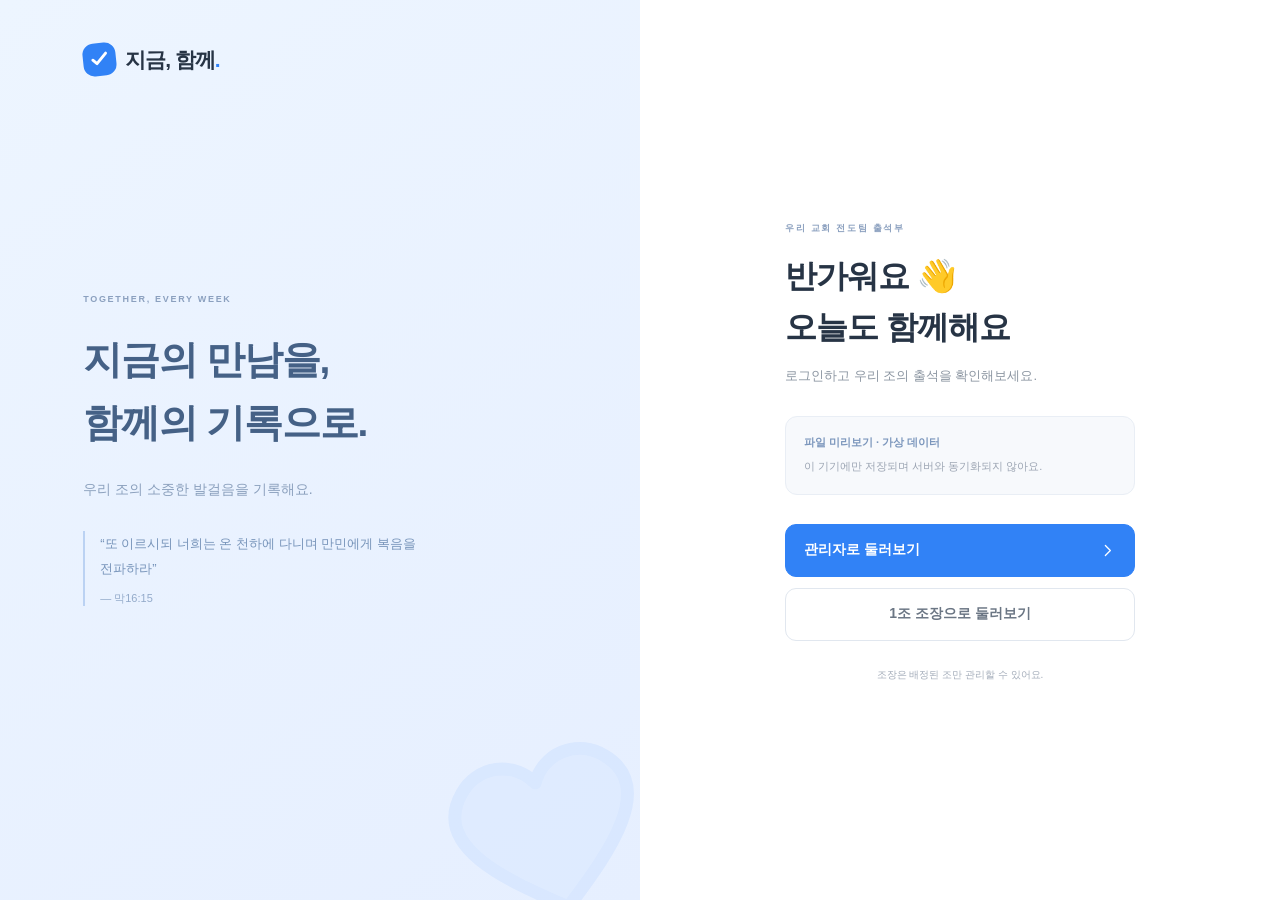
<file: index.html>
<!doctype html><html lang="ko"><head><meta charset="UTF-8"><meta name="viewport" content="width=device-width,initial-scale=1,viewport-fit=cover"><meta name="color-scheme" content="light"><title>지금, 함께 · 파일 미리보기</title><style>:root{color-scheme:only light;font-family:-apple-system,BlinkMacSystemFont,'Segoe UI','Apple SD Gothic Neo','Malgun Gothic',sans-serif;color:#273445;background:#f7f9fc;--blue:#3182f6;--muted:#8b95a1;--line:#e9eef5;--navy:#191f28}*{box-sizing:border-box}body{margin:0}button,input,select,textarea{font:inherit}button{display:inline-flex;align-items:center;justify-content:center;gap:8px;cursor:pointer;transition:background .16s,box-shadow .16s}button:disabled{cursor:default;opacity:.35}button:focus-visible,a:focus-visible,input:focus-visible,select:focus-visible,textarea:focus-visible,[tabindex]:focus-visible{outline:3px solid #8cbcff;outline-offset:3px}a{color:inherit;text-decoration:none}h1,h2,p{margin:0}h1{font-size:30px;letter-spacing:-1.2px;line-height:1.4;color:var(--navy)}h2{font-size:18px;letter-spacing:-.5px}p{line-height:1.75}.icon{width:20px;height:20px;flex-shrink:0}.flip{transform:rotate(180deg)}.up{transform:rotate(-90deg)}.down{transform:rotate(90deg)}.primary,.secondary{border-radius:11px;min-height:44px;padding:11px 18px;font-size:14px;font-weight:650;white-space:nowrap}.primary{background:var(--blue);color:white;border:1px solid var(--blue)}.primary:hover{background:#2172e8}.secondary{background:white;border:1px solid #e1e7ef;color:#6b7684}.secondary:hover{background:#f1f5fa}.primary .icon,.secondary .icon{width:17px;height:17px}.text-button{padding:7px 0;border:0;background:none;color:var(--blue);font-size:12px;font-weight:600}.text-button .icon{width:15px;height:15px}.icon-button{padding:9px;color:#8b95a1;background:transparent;border:0;border-radius:9px;min-width:36px;min-height:36px}.icon-button:hover{background:#eef3fa}.brand{display:flex;align-items:center;gap:9px;font-size:21px;letter-spacing:-1px;font-weight:800;white-space:nowrap}.brand-mark{display:grid;place-items:center;background:var(--blue);color:white;width:33px;height:33px;border-radius:11px;transform:rotate(-6deg)}.brand-mark .icon{width:23px;height:23px;stroke-width:3}.brand-dot{color:var(--blue)}.shell{min-height:100vh}.sidebar{position:fixed;inset:0 auto 0 0;width:224px;display:flex;flex-direction:column;background:white;border-right:1px solid var(--line);padding:32px 20px 0;z-index:20}.workspace-badge{padding:18px 13px;background:#f7f9fc;border:1px solid #eef1f6;border-radius:12px;margin:31px 0}.workspace-badge b{display:block;font-size:12px}.workspace-badge small{display:block;margin-top:7px;color:#9ba4b2;font-size:10px}.nav-item{display:flex;justify-content:flex-start;gap:12px;width:100%;height:49px;padding:0 15px;border:0;background:transparent;color:#8b95a1;font-size:14px;font-weight:550;border-radius:10px;margin-bottom:6px}.nav-item.selected{background:#edf4ff;color:#3182f6;font-weight:700}.nav-item:hover{background:#f0f5fc}.profile{display:flex;justify-content:space-between;text-align:left;margin-top:auto;padding:24px 0;border:0;border-top:1px solid var(--line);background:white}.profile b{display:block;font-size:13px}.profile small{display:block;font-size:10px;color:#9ba4b2;margin-top:7px}.profile>.icon{width:16px;color:#9ba4b2}.main-shell{margin-left:224px}.topbar{height:78px;display:flex;align-items:center;justify-content:space-between;padding:0 40px;border-bottom:1px solid var(--line);background:white}.breadcrumb{font-size:12px;color:#8b95a1}.breadcrumb span{margin:0 14px;color:#d3d9e1}.top-right{display:flex;gap:16px;align-items:center}.live-status{display:flex;gap:7px;align-items:center;font-size:10px;color:#8b95a1}.live-status i{width:6px;height:6px;border-radius:50%;background:#38c597}.live-status.offline i{background:#e5ab4e}.preview-pill{font-size:10px;background:#f1f5fb;border:1px solid #e1eaf6;border-radius:6px;padding:5px 8px;color:#8a9bb4;white-space:nowrap}.mobile-brand,.mobile-nav{display:none}main{padding:35px 36px;max-width:1200px;margin:0 auto}.page-heading{display:flex;align-items:center;justify-content:space-between;gap:16px;margin-bottom:25px}.eyebrow{font-size:9px;letter-spacing:1.7px;font-weight:750;color:#8ba0bf;margin-bottom:10px}.page-heading p{font-size:13px;color:#9ba4b2;margin-top:9px}.panel{padding:24px;background:white;border:1px solid var(--line);border-radius:16px;margin-bottom:22px}.section-heading{display:flex;justify-content:space-between;align-items:center;gap:12px}.section-heading small{font-size:11px;color:#9ba4b2}.muted{color:#9ba4b2;font-size:12px;line-height:1.8;margin:12px 0}.dashboard-screen{min-height:calc(100svh - 150px);display:flex;flex-direction:column;gap:25px;max-width:980px;margin:auto}.dashboard-context{display:flex;align-items:center;justify-content:space-between;gap:10px}.dashboard-context>span{display:flex;align-items:center;gap:8px;font-size:13px;color:#8b95a1}.dashboard-context .icon{width:17px;height:17px}.dashboard-context select{font-size:12px;padding:9px 13px;background:white;min-width:105px}.scope-pill{background:#edf4ff;color:#3182f6!important;font-size:11px!important;border-radius:6px;padding:7px 10px}.dashboard-summary{display:grid;grid-template-columns:1.2fr 1fr;gap:18px}.hero-card{grid-row:span 2;background:linear-gradient(135deg,#edf5ff,#e4efff);border:1px solid #dce9fc;border-radius:22px;padding:33px;display:flex;flex-direction:column;justify-content:center}.hero-card>span{font-size:14px;color:#7492b9}.hero-card>strong{font-size:70px;color:#3182f6;letter-spacing:-3px;line-height:1.2;margin:18px 0 10px}.hero-card strong small{font-size:16px;font-weight:500;letter-spacing:0;margin-left:8px;color:#86a1c6}.hero-card>p{font-size:12px;color:#8aa1bf}.progress{height:7px;background:#d7e6fb;border-radius:10px;overflow:hidden;margin-top:30px}.progress i{height:100%;display:block;background:#579dfb;border-radius:10px;transition:width .2s}.hero-foot{display:flex;justify-content:space-between;font-size:12px;color:#8199bb;margin-top:11px}.hero-foot b{color:#3182f6}.dashboard-metrics{display:grid;grid-template-columns:1fr 1fr;gap:16px}.dashboard-metrics>div{background:white;border:1px solid var(--line);border-radius:16px;padding:23px}.dashboard-metrics span{display:block;font-size:12px;color:#9ba4b2}.dashboard-metrics strong{display:block;font-size:31px;margin-top:12px;color:#344861;letter-spacing:-1px}.dashboard-metrics small{font-size:12px;font-weight:400;color:#a2aebf;margin-left:5px}.daily-summary{border:1px solid var(--line);background:white;border-radius:16px;padding:6px 18px}.daily-summary>div{display:flex;align-items:center;gap:8px;min-height:58px;border-bottom:1px solid #f0f3f8}.daily-summary>div:last-child{border:0}.daily-summary>div>span{font-size:13px;font-weight:600;min-width:120px}.daily-summary span small{font-size:10px;color:#a2aab6;font-weight:400;margin-left:7px}.daily-summary b{font-size:16px;margin-left:auto}.daily-summary b small{font-size:11px;color:#9ba4b2;font-weight:400}.daily-summary em{font-style:normal;font-size:9px;color:#9ba4b2;background:#f3f5f9;padding:4px 6px;border-radius:4px}.daily-summary .today em{color:#3182f6;background:#edf4ff}.dashboard-bottom{margin-top:auto;padding-top:8px}.dashboard-bottom p{color:#9ba4b2;font-size:11px;text-align:center;margin-bottom:13px}.dashboard-cta{width:100%;min-height:56px;border-radius:14px;font-size:16px;justify-content:space-between;padding-inline:23px}.page-attendance{padding:12px 28px;max-width:1030px}.checkin-screen{height:calc(100svh - 102px);display:flex;flex-direction:column;background:white;border-radius:16px;border:1px solid var(--line);overflow:hidden}.date-toolbar{display:flex;align-items:center;justify-content:space-between;gap:8px;min-height:66px;flex-shrink:0;padding:5px 15px;border-bottom:1px solid #f0f3f8}.date-toolbar>div{display:flex;align-items:center;gap:7px;min-width:0}.date-toolbar>div>.icon{color:#8ba5c9;width:17px;height:17px}.date-toolbar b{font-size:15px;letter-spacing:-.5px;white-space:nowrap}.week-label{font-size:10px;border:0;background:#edf4ff;color:#3182f6;border-radius:7px;padding:7px 9px;white-space:nowrap}.attendance-columns,.attendance-row{display:grid;grid-template-columns:minmax(100px,1.6fr) repeat(3,minmax(65px,1fr));align-items:center;gap:10px;padding-inline:26px}.attendance-columns{height:56px;background:#fafbfd;border-bottom:1px solid var(--line);flex-shrink:0}.attendance-columns>span{text-align:center;color:#6b7b92;font-size:15px;font-weight:700}.attendance-columns>span:first-child{text-align:left;font-size:12px;color:#8b95a1}.attendance-columns small{display:block;font-size:10px;font-weight:400;margin-top:4px;color:#a1adbd}.attendance-scroll{flex:1;min-height:0;overflow-y:auto;overscroll-behavior-y:contain;scrollbar-width:thin;scrollbar-color:#d4deed transparent}.attendance-row{min-height:88px;border-bottom:1px solid #f0f3f8}.attendance-row>b{font-size:16px;word-break:keep-all;overflow-wrap:anywhere;padding-right:8px}.day-button{height:56px;max-width:115px;width:100%;justify-self:center;border:1px solid #e4eaf3;background:#f6f8fb;color:#bac7d8;border-radius:14px;position:relative}.day-button:hover:not(:disabled){background:#edf4ff;border-color:#9fc4fb}.day-button.checked{background:#edf5ff;color:#3182f6;border-color:#bcd9ff}.day-button.checked .icon{width:25px;height:25px;stroke-width:2.5}.day-button:disabled{opacity:.45}.day-button.saving{opacity:1}.day-dot{height:7px;width:7px;border-radius:50%;background:#cdd7e5}.save-line{display:flex;justify-content:space-between;align-items:center;gap:10px;padding:10px 22px;border-top:1px solid var(--line);flex-shrink:0;background:white;min-height:46px}.save-status{display:flex;align-items:center;gap:5px;font-size:10px;color:#8fa2bc}.save-status>.icon{width:13px;height:13px}.save-status.saving{color:#3182f6}.save-status.error{color:#e05b5b}.save-line .text-button{font-size:10px}.spinner{border:2px solid #d5e6ff;border-top-color:#3182f6;border-radius:50%;width:18px;height:18px;animation:spin .7s linear infinite}@keyframes spin{to{transform:rotate(360deg)}}.stats-toolbar{display:flex;justify-content:space-between;align-items:center;gap:10px;margin-bottom:22px}.segmented{display:flex;gap:4px;background:#eaf0f7;padding:4px;border-radius:10px}.segmented button{background:none;border:0;padding:8px 23px;font-size:12px;color:#8b95a1;border-radius:8px}.segmented button.active{background:white;color:var(--blue);font-weight:700;box-shadow:0 2px 5px #142c4908}.week-selector{display:flex;align-items:center;gap:10px;font-size:14px}.metrics{display:grid;grid-template-columns:repeat(3,1fr);gap:17px;margin-bottom:24px}.metric{background:white;border:1px solid var(--line);border-radius:15px;padding:23px}.metric>span{font-size:12px;color:#8b95a1}.metric strong{font-size:33px;display:block;letter-spacing:-1px;margin-top:13px}.metric:nth-child(2) strong{color:var(--blue)}.metric strong small{font-size:12px;color:#a1aaba;letter-spacing:0;font-weight:400;margin-left:5px}.bar-chart{display:flex;align-items:stretch;gap:16px;height:232px;padding-top:27px}.bar-column{flex:1;display:flex;flex-direction:column;align-items:center;min-width:0;gap:9px}.bar-column>b{font-size:12px;color:#7e9cc3}.bar-track{height:150px;display:flex;align-items:flex-end;justify-content:center;width:100%;background:repeating-linear-gradient(to top,transparent 0,transparent 36px,#f2f5f9 36px,#f2f5f9 37px);border-bottom:1px solid var(--line)}.bar{width:65%;max-width:60px;background:linear-gradient(#76acfa,#3182f6);border-radius:7px 7px 0 0;transform-origin:bottom}.report-enter .bar{animation:fill-chart .75s cubic-bezier(.22,.7,.3,1) both}.bar-column:nth-child(2n) .bar{animation-delay:.05s}.bar-column>small{font-size:11px;color:#9ba4b2}@keyframes fill-chart{from{transform:scaleY(0)}to{transform:scaleY(1)}}.table-scroll{overflow-x:auto}table{width:100%;border-collapse:collapse;font-size:12px;text-align:left}th{font-size:11px;font-weight:500;color:#9ba4b2;background:#fafbfd}th,td{padding:16px 10px;border-bottom:1px solid #f0f3f8;white-space:nowrap}tr:last-child td{border-bottom:0}.rate-pill{font-size:10px;color:#3985ed;background:#edf4ff;border-radius:6px;padding:5px 9px}.rate-pill.neutral{color:#9ba4b2;background:#f1f3f7}.member-actions{display:flex;justify-content:space-between;align-items:center;gap:12px;margin-bottom:17px}.member-actions>span{color:#9ba4b2;font-size:12px}.member-actions .secondary{font-size:12px}.settings-detail{display:flex;justify-content:space-between;gap:15px;font-size:12px;padding:20px 0;border-bottom:1px solid var(--line)}.settings-detail>span{color:#9ba4b2}.settings-detail>b{font-weight:550}.settings-detail+.secondary{margin-top:20px}input,textarea,select{background:white;border:1px solid #dee6f1;border-radius:9px;padding:12px 14px;color:#4e5968}select{font-size:12px;padding:9px 11px}.input-row{display:flex;gap:9px;margin-top:20px}.input-row input{flex:1;min-width:0}.account-list{margin-top:20px}.account-row{border-top:1px solid var(--line);padding:18px 0;display:flex;justify-content:space-between;align-items:center;gap:15px}.account-row b{font-size:13px}.account-row small{display:block;font-size:10px;color:#9ba4b2;margin-top:6px}.account-fields{display:flex;gap:7px;align-items:center}.small-button{min-height:36px;padding:8px 13px;font-size:12px}.empty{min-height:240px;display:flex;flex-direction:column;align-items:center;justify-content:center;text-align:center;gap:12px;color:#9ba4b2;width:100%;padding:24px}.empty>.icon{width:32px;height:32px;color:#a5b9d6}.empty h2{color:#6b7a91;font-size:16px}.empty p{font-size:12px}.empty .secondary{font-size:12px}.order-list{max-height:46svh;overflow-y:auto;margin-top:20px;overscroll-behavior:contain}.order-row{display:flex;gap:10px;align-items:center;min-height:57px;border-bottom:1px solid var(--line);font-size:13px}.order-number{font-size:11px;color:#9ba4b2;width:18px}.order-row b{margin-right:auto}.order-row small{color:#9ba4b2;font-size:10px}.order-row .icon-button{padding:7px}.order-row .icon{width:16px;height:16px}dialog{width:460px;max-width:calc(100% - 32px);border:0;border-radius:21px;padding:30px;color:#273445;box-shadow:0 20px 100px #14203d22}dialog::backdrop{background:#10223d66;backdrop-filter:blur(3px)}dialog h2{font-size:22px;line-height:1.5}dialog>p,dialog form>p{font-size:12px;color:#8b95a1;line-height:1.9;margin-top:9px}.field-label{display:block;font-size:12px;font-weight:600;margin:22px 0 9px}dialog textarea,dialog input{width:100%}dialog textarea{line-height:1.8;resize:vertical}.modal-actions{display:flex;justify-content:flex-end;gap:9px;margin-top:24px}.form-error{font-size:12px;color:#dc5b5b!important;min-height:0;margin-top:12px}.login-page{min-height:100svh;display:grid;grid-template-columns:1fr 1fr;background:white}.login-art{position:relative;background:linear-gradient(145deg,#edf5ff,#e6efff);padding:80px 13%;display:flex;flex-direction:column;justify-content:center;overflow:hidden}.login-art>.brand{position:absolute;top:43px;left:13%}.login-art h1{color:#456186;font-size:39px;line-height:1.6;margin-top:15px}.login-art>p{font-size:14px;color:#8ba0bd;margin-top:22px;line-height:1.9}.login-illustration{position:absolute;right:-20px;bottom:-50px;color:#d4e5ff;transform:rotate(-15deg)}.login-illustration .icon{width:220px;height:220px;stroke-width:1.4;fill:#dceaff}.login-content{display:grid;place-items:center;padding:40px}.login-box{width:100%;max-width:350px}.login-box h2{font-size:32px;line-height:1.6;letter-spacing:-1px;margin:16px 0 12px}.login-box>p{font-size:13px;color:#8b95a1}.demo-notice{padding:18px;border:1px solid var(--line);background:#f7f9fc;border-radius:12px;margin-top:28px;margin-bottom:18px}.demo-notice b{display:block;font-size:11px;color:#7b96bc}.demo-notice p{font-size:11px;color:#9ba4b2;margin-top:7px}.large{width:100%;min-height:53px;margin-top:11px;justify-content:space-between}.large.secondary{justify-content:center}.login-foot{font-size:10px!important;color:#a3acb9!important;text-align:center;margin-top:25px}.login-wrap{max-width:560px;padding:25px;margin:15vh auto;text-align:center}.login-wrap>.brand{justify-content:center;margin-bottom:35px}.login-wrap h1{font-size:25px}.login-wrap p{font-size:14px;color:#9ba4b2;margin:18px 0}.login-wrap button,.login-wrap a{margin:6px}#toast{position:fixed;left:50%;bottom:30px;transform:translate(-50%,15px);opacity:0;pointer-events:none;background:#253346ed;color:white;font-size:13px;line-height:1.6;padding:13px 21px;border-radius:12px;box-shadow:0 8px 35px #172a4d22;z-index:100;transition:.2s;max-width:90%;text-align:center}#toast.show{opacity:1;transform:translate(-50%,0)}
@media(max-width:1050px){.sidebar{width:200px;padding-inline:14px}.main-shell{margin-left:200px}.topbar{padding:0 26px}main{padding:30px 24px}.dashboard-screen{min-height:calc(100svh - 138px)}.hero-card{padding:25px}.hero-card>strong{font-size:60px}.daily-summary>div>span{min-width:0}.daily-summary span small{display:block;margin:3px 0 0}.account-row{flex-wrap:wrap}.account-fields{margin-left:auto}}
@media(max-width:700px){
 .sidebar{display:none}.main-shell{margin:0}.topbar{position:relative;height:56px;padding:0 20px}.mobile-brand{display:flex;font-size:18px;gap:7px}.mobile-brand .brand-mark{width:26px;height:26px;border-radius:9px}.mobile-brand .icon{width:18px;height:18px}.breadcrumb,.topbar .live-status{display:none}.preview-pill{font-size:9px;padding:4px 6px}.top-right{gap:8px}main{padding:24px 20px 92px}.page-heading{margin-bottom:21px;gap:12px}.page-heading h1{font-size:24px;letter-spacing:-1px}.page-heading p{font-size:11px;margin-top:7px}.eyebrow{font-size:8px;letter-spacing:1.4px;margin-bottom:8px}.page-heading>.primary,.page-heading>.secondary{font-size:11px;padding:9px 12px;min-height:37px}.page-heading>.primary .icon,.page-heading>.secondary .icon{width:14px;height:14px}.mobile-nav{position:fixed;bottom:0;left:0;right:0;display:flex;justify-content:space-around;gap:3px;padding:8px 10px max(8px,env(safe-area-inset-bottom));background:#ffffffed;backdrop-filter:blur(12px);border-top:1px solid var(--line);z-index:30;min-height:70px}.mobile-nav .nav-item{width:65px;height:47px;padding:4px;margin:0;flex-direction:column;gap:5px;justify-content:center;font-size:9px;background:none}.mobile-nav .icon{width:20px;height:20px}.mobile-nav .selected{color:#3182f6}.dashboard-screen{min-height:calc(100svh - 172px);gap:19px}.dashboard-screen .eyebrow{display:none}.dashboard-screen .page-heading{margin-bottom:17px}.dashboard-screen h1{font-size:24px}.dashboard-context>span{font-size:11px;gap:6px}.dashboard-context .icon{width:14px;height:14px}.dashboard-context select{padding:7px 10px;min-width:87px;font-size:11px}.dashboard-summary{grid-template-columns:1fr;gap:12px}.hero-card{grid-row:auto;padding:21px 23px;border-radius:18px;min-height:164px}.hero-card>span{font-size:12px}.hero-card>strong{font-size:46px;margin:8px 0 3px}.hero-card strong small{font-size:13px;margin-left:6px}.hero-card>p{font-size:10px}.progress{margin-top:15px;height:5px}.hero-foot{margin-top:8px;font-size:10px}.dashboard-metrics{gap:12px}.dashboard-metrics>div{padding:15px 18px;border-radius:14px;display:flex;justify-content:space-between;align-items:center}.dashboard-metrics span{font-size:11px}.dashboard-metrics strong{font-size:25px;margin:0}.dashboard-metrics small{font-size:11px}.daily-summary{padding:2px 16px;border-radius:14px}.daily-summary>div{min-height:45px}.daily-summary>div>span{font-size:12px}.daily-summary span small{display:inline;font-size:9px;margin-left:7px}.daily-summary b{font-size:14px}.daily-summary b small{font-size:10px}.dashboard-bottom{padding-top:1px}.dashboard-bottom p{font-size:10px;margin-bottom:11px}.dashboard-cta{min-height:53px;font-size:14px;padding-inline:19px}.page-attendance{padding:0 14px;max-width:none}.checkin-screen{height:calc(100svh - 126px - env(safe-area-inset-bottom));border:0;border-radius:0;background:white}.view-attendance{background:white}.date-toolbar{min-height:56px;padding:4px 0;gap:4px}.date-toolbar .icon-button{padding:6px;min-width:28px;min-height:34px}.date-toolbar .icon-button .icon{width:17px;height:17px}.date-toolbar b{font-size:13px;letter-spacing:-.5px}.date-toolbar>div{gap:5px}.date-toolbar>div>.icon{width:15px;height:15px}.week-label{font-size:9px;padding:6px 8px}.attendance-columns,.attendance-row{grid-template-columns:minmax(85px,1.4fr) repeat(3,minmax(52px,1fr));gap:7px;padding-inline:6px}.attendance-columns{height:48px;background:white}.attendance-columns>span{font-size:14px}.attendance-columns>span:first-child{font-size:11px}.attendance-columns small{font-size:9px;margin-top:4px}.attendance-row{min-height:76px}.attendance-row>b{font-size:15px;padding-right:2px}.day-button{height:51px;border-radius:13px;max-width:100%}.day-button.checked .icon{width:23px;height:23px}.day-dot{height:6px;width:6px}.save-line{min-height:37px;padding:4px 4px;gap:5px}.save-status{font-size:9px}.save-line .text-button{font-size:9px}.save-line .text-button .icon{width:13px;height:13px}.stats-toolbar{margin-bottom:18px}.segmented button{padding:8px 18px;font-size:11px}.week-selector{gap:1px;font-size:12px}.week-selector .icon-button{padding:6px;min-width:28px}.metrics{gap:8px;margin-bottom:20px}.metric{padding:15px 11px;border-radius:12px}.metric>span{font-size:10px}.metric strong{font-size:27px;margin-top:12px}.metric strong small{font-size:10px;margin-left:3px}.panel{padding:18px 15px;border-radius:14px;margin-bottom:18px}.section-heading h2{font-size:15px}.section-heading small{font-size:10px}.bar-chart{gap:5px;height:207px;padding-top:23px}.bar-track{height:130px}.bar-column{gap:9px}.bar-column>b{font-size:10px}.bar-column>small{font-size:9px}.muted{font-size:10px}.table-scroll table{font-size:11px}th,td{padding:15px 7px}th{font-size:10px}.rate-pill{font-size:9px;padding:5px 7px}.member-actions>span{font-size:11px}.member-actions .secondary{font-size:11px;padding:8px 11px;min-height:36px}.member-actions .icon{width:14px;height:14px}.settings-detail{font-size:12px;padding:18px 0}.section-heading>.secondary{font-size:11px;padding:9px 11px;min-height:38px}.account-row{gap:12px}.account-fields{width:100%;display:grid;grid-template-columns:1fr 1fr auto}.account-fields select{min-width:0;width:100%;font-size:12px}.account-row b{font-size:13px}.input-row input{font-size:13px;padding:11px;min-width:0}.input-row .primary{font-size:12px;padding:10px 14px}.panel>h2{font-size:16px}.settings-detail+.secondary{font-size:12px}.login-page{display:block}.login-art{min-height:270px;padding:100px 30px 28px}.login-art>.brand{top:26px;left:29px}.login-art .eyebrow{font-size:8px}.login-art h1{font-size:27px;margin-top:6px}.login-art>p{font-size:11px;margin-top:11px}.login-illustration{bottom:-55px;right:-40px}.login-content{padding:32px 30px 40px}.login-box h2{font-size:26px;line-height:1.5;margin-top:10px}.login-box h2 br{display:none}.login-box>p{font-size:12px}.demo-notice{margin-top:23px}dialog{padding:26px 22px}dialog h2{font-size:20px}.modal-actions{gap:8px}.modal-actions>.primary,.modal-actions>.secondary{font-size:13px}.order-row{font-size:13px;gap:7px}.order-row .icon-button{min-width:34px;min-height:38px}.order-row small{font-size:9px}#toast{bottom:85px;font-size:12px}
}
@media(max-width:700px) and (max-height:740px){.page-dashboard{padding-top:18px}.dashboard-screen{gap:14px}.dashboard-screen h1{font-size:22px}.dashboard-screen .page-heading p{display:none}.dashboard-screen .page-heading{margin-bottom:12px}.hero-card{padding:17px 20px;min-height:145px}.hero-card>strong{font-size:39px;margin:6px 0 0}.hero-card .progress{margin-top:12px}.dashboard-summary{gap:9px}.dashboard-metrics>div{padding:12px 16px}.daily-summary>div{min-height:39px}.dashboard-bottom p{margin-bottom:8px;font-size:9px}.dashboard-screen{min-height:calc(100svh - 166px)}}
@media(prefers-reduced-motion:reduce){*,*::before,*::after{animation:none!important;transition:none!important;scroll-behavior:auto!important}}

/* Scripture and weeks when attendance is not required. */
.intro-verse{position:relative;z-index:1;max-width:340px;margin:28px 0 0;padding:0 0 0 15px;border-left:2px solid #bbd2f3;color:#7794ba}.intro-verse p{font-size:13px;line-height:1.95;word-break:keep-all}.intro-verse cite{display:block;font-size:11px;font-style:normal;color:#93aaca;margin-top:9px}.login-art>p{position:relative;z-index:1}.login-illustration{pointer-events:none;opacity:.7}.rest-hero .rest-hero-title{font-size:34px;line-height:1.45;letter-spacing:-1px;margin:21px 0;overflow-wrap:anywhere;word-break:keep-all}.rest-hero .hero-foot{margin-top:25px;gap:12px}.daily-summary .rest-day-label{margin-left:auto;background:#edf4ff;color:#6a91c8}.rest-week-notice{flex:1;min-height:0;overflow-y:auto;display:flex;flex-direction:column;align-items:center;justify-content:center;text-align:center;padding:35px 25px;gap:17px}.rest-week-icon{display:grid;place-items:center;background:#edf4ff;color:#6a9ee8;width:66px;height:66px;border-radius:22px;margin-bottom:5px}.rest-week-icon .icon{width:30px;height:30px}.rest-week-notice .eyebrow{margin:0;font-size:9px}.rest-week-notice h1{font-size:30px;line-height:1.5}.rest-week-notice>p{font-size:12px;line-height:1.9;color:#9aa8bc}.rest-week-notice>.rest-week-reason{color:#5a84bc;font-size:18px;font-weight:650;background:#f0f6ff;border:1px solid #e0ebfc;padding:12px 20px;border-radius:13px;max-width:100%;overflow-wrap:anywhere;word-break:keep-all}.breaks-panel input{width:100%;min-width:0}.break-range{color:#8096b6;font-size:11px;margin-top:10px;line-height:1.8}.break-form-bottom{display:flex;justify-content:space-between;align-items:center;gap:12px;margin-top:18px}.break-form-bottom small{font-size:10px;color:#9ba4b2;line-height:1.8}.break-error{font-size:12px;color:#dc5b5b;margin-top:10px;line-height:1.8}.break-list{margin-top:22px;border-top:1px solid var(--line)}.break-entry{display:flex;align-items:center;gap:15px;padding:17px 0;border-bottom:1px solid var(--line)}.break-entry:last-child{border-bottom:0}.break-entry>div:first-child{min-width:0;flex:1}.break-entry small{display:block;font-size:10px;color:#9ba4b2;margin-bottom:7px}.break-entry b{display:block;font-size:13px;overflow-wrap:anywhere;line-height:1.7}.break-entry-actions{display:flex;gap:12px;flex-shrink:0}.muted-button{color:#9ba4b2}.report-breaks h2{font-size:16px;margin-bottom:10px}.report-break-row{display:flex;justify-content:space-between;align-items:center;gap:15px;padding:12px 0;border-bottom:1px solid var(--line);font-size:12px}.report-break-row:last-child{border:0}.report-break-row span{color:#9ba4b2;font-size:11px;white-space:nowrap}.report-break-row b{text-align:right;overflow-wrap:anywhere;word-break:keep-all}
@media(max-width:700px){.intro-verse{margin-top:21px;max-width:290px;padding-left:12px}.intro-verse p{font-size:11px;line-height:1.9}.intro-verse cite{font-size:10px;margin-top:7px}.rest-hero .rest-hero-title{font-size:25px;line-height:1.45;margin:12px 0;letter-spacing:-.7px}.rest-hero .hero-foot{margin-top:16px;font-size:10px}.rest-week-notice{padding:25px 17px;gap:15px;justify-content:center}.rest-week-notice h1{font-size:26px}.rest-week-icon{width:58px;height:58px;border-radius:20px}.rest-week-icon .icon{width:26px;height:26px}.rest-week-notice>.rest-week-reason{font-size:16px;padding:11px 16px}.rest-week-notice>p{font-size:11px}.rest-week-notice .secondary{font-size:12px}.break-form-bottom{align-items:flex-start;flex-direction:column;gap:12px}.break-form-bottom .primary{width:100%;font-size:13px}.breaks-panel .section-heading{align-items:flex-start}.breaks-panel .section-heading .preview-pill{font-size:8px;padding:5px}.break-range{font-size:10px}.break-entry{gap:10px}.break-entry small{font-size:9px}.break-entry b{font-size:12px}.break-entry-actions .text-button{font-size:11px}.break-entry-actions{gap:10px}.report-breaks h2{font-size:14px}.report-break-row{font-size:11px;gap:12px}.report-break-row span{font-size:10px}}
.rest-week-notice{justify-content:safe center}

/* Selected weekdays and administrator file imports. */
.breaks-panel select{width:100%}.break-day-options{display:grid;grid-template-columns:repeat(3,1fr);gap:9px;margin:14px 0}.break-day-options label{display:flex;flex-wrap:wrap;align-items:center;justify-content:center;gap:7px;border:1px solid #e1e8f3;background:#f8faff;padding:13px 9px;border-radius:10px;font-size:12px;cursor:pointer}.break-day-options small{font-size:10px;color:#9ba4b2}.break-day-options input{width:16px;height:16px;padding:0;flex-shrink:0;accent-color:#3182f6}.break-day-options label:has(input:checked){border-color:#afcfff;background:#edf4ff;color:#3182f6}.day-pause-banner{display:flex;flex-direction:column;gap:4px;background:#f6f8fc;padding:10px 24px;font-size:11px;color:#8c9bb1;line-height:1.7;flex-shrink:0;overflow-wrap:anywhere}.day-pause-banner b{font-weight:650;color:#6b82a2;margin-right:6px}.attendance-columns .paused-column{color:#a4afbd}.day-button.holiday:disabled{opacity:1;background:#f3f5f8;border-color:#edf0f4;color:#99a6b7}.holiday-text{font-size:12px;font-weight:550}.daily-summary .rest-day-label{max-width:175px;overflow:hidden;text-overflow:ellipsis;white-space:nowrap}.settings-tabs{display:flex;gap:5px;background:#edf1f7;border-radius:12px;padding:5px;margin-bottom:24px}.settings-tabs button{flex:1;min-width:0;border:0;border-radius:9px;min-height:43px;padding:9px 12px;background:none;color:#8b95a1;font-size:13px;font-weight:550;white-space:nowrap}.settings-tabs button.active{background:white;color:#3182f6;box-shadow:0 2px 6px #19315308;font-weight:700}.import-panel h3{margin:0;font-size:15px;letter-spacing:-.3px}.import-step{display:flex;gap:9px;align-items:center;margin:27px 0 13px}.import-step>span{display:grid;place-items:center;width:23px;height:23px;border-radius:8px;background:#edf4ff;color:#3182f6;font-size:11px;font-weight:700}.import-help{font-size:11px;color:#9ba4b2;line-height:1.85;margin:11px 0}.import-help b{font-weight:600;color:#6d86a8}.template-actions{display:flex;flex-wrap:wrap;gap:9px}.template-fields{display:grid;grid-template-columns:1fr 1fr 120px;gap:12px;margin:16px 0}.template-fields label{font-size:11px;color:#8b95a1;display:flex;flex-direction:column;gap:8px;min-width:0}.template-fields input,.template-fields select{width:100%;min-width:0;font-size:12px;height:43px;padding:10px}.file-picker{display:flex;flex-direction:column;align-items:center;justify-content:center;text-align:center;gap:10px;padding:26px 20px;min-height:142px;border:1px dashed #c6d7ef;background:#f8fbff;border-radius:14px;cursor:pointer}.file-picker .icon{width:25px;height:25px;color:#8cadde}.file-picker b{font-size:13px;max-width:100%;overflow:hidden;text-overflow:ellipsis;white-space:nowrap;color:#6b85aa}.file-picker small{font-size:10px;color:#a1aec1}.file-input{position:absolute;width:1px;height:1px;clip-path:inset(50%);overflow:hidden;white-space:nowrap;padding:0;border:0}.file-picker:has(+.file-input:focus-visible){outline:3px solid #8cbcff;outline-offset:3px}.import-preview{margin-top:18px}.import-counts{display:grid;grid-template-columns:repeat(4,1fr);gap:10px;margin:16px 0}.import-counts>div{background:#f7f9fc;border:1px solid #edf1f6;border-radius:11px;padding:16px 12px}.import-counts small{display:block;font-size:10px;color:#9ba4b2}.import-counts b{display:block;margin-top:9px;font-size:21px;color:#59769f}.import-error{font-size:12px;line-height:1.85;color:#d56868;margin-top:14px;white-space:pre-wrap}.import-error-list{background:#fff7f7;border:1px solid #f5e2e2;border-radius:12px;padding:17px;margin:15px 0;font-size:11px;color:#bd7777;line-height:1.8;max-height:300px;overflow:auto}.import-error-list b{display:block;margin-bottom:9px}.import-error-list p{margin:5px 0}.import-error-list small{display:block;margin-top:12px}.new-members{padding:19px;background:#f7faff;border:1px solid #e1ebfa;border-radius:13px;margin:19px 0}.new-members h3{font-size:14px;color:#6383b1}.new-member-list{display:flex;flex-wrap:wrap;gap:6px;max-height:130px;overflow-y:auto;margin-top:13px}.new-member-list>span{font-size:10px;line-height:1.7;padding:4px 8px;border-radius:5px;background:white;border:1px solid #e4ecf7;color:#8096b6}.new-member-list small{font-size:10px;color:#9ba4b2;padding:5px}.import-choice{border:0;padding:0;margin:19px 0 0}.import-choice legend{font-size:12px;font-weight:600;color:#6f85a4;margin-bottom:9px}.import-choice label{display:flex;align-items:center;gap:8px;font-size:12px;line-height:1.8;min-height:39px;color:#6b7f9b;cursor:pointer}.import-choice input,.overwrite-choice input{width:16px;height:16px;flex-shrink:0;accent-color:#3182f6;margin:0;padding:0}.overwrite-choice{display:flex;align-items:flex-start;gap:9px;font-size:12px;line-height:1.8;color:#6b7f9b;cursor:pointer;margin:19px 0}.overwrite-choice input{margin-top:4px}.overwrite-choice small{color:#a1acbc;font-size:10px}.import-details{background:#fafbfd;border:1px solid #edf1f6;border-radius:10px;padding:13px 15px;margin:11px 0;color:#8b9db6;font-size:11px;line-height:1.8;max-height:240px;overflow-y:auto}.import-details summary{cursor:pointer;color:#6d85a6;font-weight:600}.import-details p{margin:7px 0;font-size:10px}.import-apply{width:100%;min-height:50px;margin-top:12px}.import-result{background:#eff9f4;border:1px solid #dcf0e5;border-radius:13px;padding:20px;margin-top:22px;color:#6b9d82;line-height:1.8}.import-result b{font-size:15px}.import-result p{font-size:12px;margin-top:7px}.import-result small{font-size:10px;display:block;margin-top:8px;line-height:1.9}
@media(max-width:700px){.settings-tabs{gap:3px;padding:4px;margin-bottom:19px}.settings-tabs button{font-size:10px;padding:8px 4px;min-height:39px}.break-day-options{gap:6px}.break-day-options label{padding:11px 6px;gap:5px;font-size:11px}.break-day-options small{font-size:9px;flex-basis:100%;text-align:center}.day-pause-banner{font-size:10px;padding:8px 8px}.holiday-text{font-size:10px}.daily-summary .rest-day-label{max-width:155px}.import-step{margin-top:23px}.import-panel h3{font-size:14px}.import-help{font-size:10px}.template-fields{grid-template-columns:minmax(0,1fr) minmax(0,1fr);gap:12px 9px}.template-fields label:last-child{grid-column:1/-1}.template-fields input,.template-fields select{font-size:11px;padding:9px;height:41px}.import-panel .secondary{font-size:11px;min-height:39px;padding:10px 12px}.file-picker{padding:23px 15px;min-height:130px}.file-picker b{font-size:12px}.file-picker small{font-size:9px}.import-counts{grid-template-columns:repeat(2,1fr);gap:8px}.import-counts>div{padding:13px}.import-counts b{font-size:20px}.import-counts small{font-size:9px}.new-members{padding:15px}.new-members h3{font-size:13px}.import-choice label{font-size:11px;min-height:43px;align-items:flex-start;padding-block:7px}.import-choice input{margin-top:4px}.import-choice legend{font-size:11px}.overwrite-choice{font-size:11px}.import-details{font-size:10px;padding:12px}.import-error{font-size:11px}.import-error-list{font-size:10px;padding:14px}.import-apply{font-size:13px}.import-result{padding:17px}.import-result b{font-size:14px}.import-result p{font-size:11px}}
</style></head><body><div id="app"><div class="login-wrap"><h1>지금, 함께 출석부 미리보기</h1><p>브라우저에서 JavaScript를 허용해주세요.</p></div></div><div id="toast" role="status" aria-live="polite"></div><dialog id="modal"></dialog><script>(()=>{var R=[{label:"\uD654",day:2},{label:"\uBAA9",day:4},{label:"\uAE08",day:5}];function G(e=Date.now()){return new Date(e+9*36e5).toISOString().slice(0,10)}function E(e=G()){let t=new Date(e+"T00:00:00Z");return t.setUTCDate(t.getUTCDate()-t.getUTCDay()),t.toISOString().slice(0,10)}function J(e,t){let a=new Date(e+"T00:00:00Z");return a.setUTCDate(a.getUTCDate()+t),a.toISOString().slice(0,10)}function L(e){let t=new Date(e+"T00:00:00Z");return typeof e=="string"&&/^\d{4}-\d{2}-\d{2}$/.test(e)&&Number.isFinite(t.getTime())&&t.toISOString().slice(0,10)===e}function Se(e,t){return(e.breakWeeks||[]).find(a=>a.week===E(t))}function A(e,t){if(!(!L(t)||!R.some(a=>a.day===new Date(t+"T00:00:00Z").getUTCDay())))return Se(e,t)||(e.breakDays||[]).find(a=>a.date===t)}function Te(e,t,a=[],s=G(),n=[]){(!L(e)||!L(t)||!L(s))&&b("\uC9D1\uACC4 \uB0A0\uC9DC\uB97C \uD655\uC778\uD574\uC8FC\uC138\uC694.");let r=new Set(a.map(i=>i.week)),l=new Set(n.map(i=>i.date)),o=[];for(let i=e;i<=t&&i<=s;i=J(i,1))R.some(p=>p.day===new Date(i+"T00:00:00Z").getUTCDay())&&!r.has(E(i))&&!l.has(i)&&o.push(i);return o}function b(e,t=400){throw Object.assign(new Error(e),{status:t})}var et=e=>Number.isInteger(e)&&e>=1&&e<=10,we=(e,t)=>e.role==="admin"||e.role==="leader"&&e.group===t.group;function tt(e,t){return e.members.filter(a=>we(t,a))}function at(e,t){let a=tt(e,t),s=new Set(a.map(n=>n.id));return{members:a,attendance:e.attendance.filter(n=>s.has(n.memberId)),breakWeeks:(e.breakWeeks||[]).map(n=>({week:n.week,reason:n.reason})).sort((n,r)=>r.week.localeCompare(n.week)),breakDays:(e.breakDays||[]).map(n=>({date:n.date,reason:n.reason})).sort((n,r)=>r.date.localeCompare(n.date)),user:t,users:t.role==="admin"?e.users:[],order:(e.orders[t.id]||[]).filter(n=>s.has(n)),teamName:e.teamName,week:E(),today:G(),legacyCount:t.role==="admin"&&e.legacyCount||0}}function st(e,t,a,s){if(["admin","leader"].includes(t.role)||b("\uAD00\uB9AC\uC790\uC758 \uC2B9\uC778\uC774 \uD544\uC694\uD574\uC694.",403),a==="break-days:save"||a==="break-days:delete")if(t.role!=="admin"&&b("\uAD00\uB9AC\uC790\uB9CC \uD734\uBB34\uC77C\uC744 \uC124\uC815\uD560 \uC218 \uC788\uC5B4\uC694.",403),e.breakDays||=[],a==="break-days:delete")L(s.date)||b("\uD574\uC81C\uD560 \uB0A0\uC9DC\uB97C \uD655\uC778\uD574\uC8FC\uC138\uC694."),e.breakDays.some(n=>n.date===s.date)||b("\uB4F1\uB85D\uB41C \uD734\uBB34\uC77C\uC744 \uCC3E\uC744 \uC218 \uC5C6\uC5B4\uC694.",404),e.breakDays=e.breakDays.filter(n=>n.date!==s.date);else{(!Array.isArray(s.dates)||!s.dates.length||s.dates.length>3||new Set(s.dates).size!==s.dates.length||s.dates.some(n=>!L(n)||!R.some(r=>r.day===new Date(n+"T00:00:00Z").getUTCDay()))||new Set(s.dates.map(E)).size!==1)&&b("\uAC19\uC740 \uC8FC\uC758 \uD654\xB7\uBAA9\xB7\uAE08 \uC911 \uC26C\uB294 \uC694\uC77C\uC744 \uC120\uD0DD\uD574\uC8FC\uC138\uC694."),(typeof s.reason!="string"||!s.reason.trim()||s.reason.trim().length>80)&&b("\uC26C\uB294 \uC0AC\uC720\uB97C 1~80\uC790\uB85C \uC785\uB825\uD574\uC8FC\uC138\uC694.");for(let n of s.dates){let r={date:n,reason:s.reason.trim(),updatedBy:t.id},l=e.breakDays.find(o=>o.date===n);l?Object.assign(l,r):e.breakDays.push(r)}}else if(a==="breaks:save"||a==="breaks:delete")if(t.role!=="admin"&&b("\uAD00\uB9AC\uC790\uB9CC \uCD9C\uC11D\uC77C \uC804\uCCB4 \uD734\uBB34\uB97C \uC124\uC815\uD560 \uC218 \uC788\uC5B4\uC694.",403),(!L(s.week)||E(s.week)!==s.week)&&b("\uCD9C\uC11D \uC8FC\uAC04\uC744 \uB2E4\uC2DC \uC120\uD0DD\uD574\uC8FC\uC138\uC694."),e.breakWeeks||=[],a==="breaks:delete")e.breakWeeks.some(n=>n.week===s.week)||b("\uB4F1\uB85D\uB41C \uC26C\uB294 \uC8FC\uB97C \uCC3E\uC744 \uC218 \uC5C6\uC5B4\uC694.",404),e.breakWeeks=e.breakWeeks.filter(n=>n.week!==s.week);else{(typeof s.reason!="string"||!s.reason.trim()||s.reason.trim().length>80)&&b("\uC26C\uB294 \uC0AC\uC720\uB97C 1~80\uC790\uB85C \uC785\uB825\uD574\uC8FC\uC138\uC694.");let n={week:s.week,reason:s.reason.trim(),updatedBy:t.id},r=e.breakWeeks.find(l=>l.week===s.week);r?Object.assign(r,n):e.breakWeeks.push(n)}else if(a==="order"){let n=tt(e,t).filter(r=>r.active).map(r=>r.id);(!Array.isArray(s.memberIds)||s.memberIds.length!==n.length||new Set(s.memberIds).size!==n.length||s.memberIds.some(r=>!n.includes(r)))&&b("\uD604\uC7AC \uAD00\uB9AC\uD558\uB294 \uC870\uC6D0\uC758 \uC804\uCCB4 \uC21C\uC11C\uB97C \uC9C0\uC815\uD574\uC8FC\uC138\uC694."),e.orders[t.id]=s.memberIds}else if(a==="attendance"){let n=new Date(s.date+"T00:00:00Z");(typeof s.date!="string"||!/^\d{4}-\d{2}-\d{2}$/.test(s.date)||!Number.isFinite(n.getTime())||n.toISOString().slice(0,10)!==s.date||!R.some(i=>i.day===n.getUTCDay())||s.date>G())&&b("\uC624\uB298\uAE4C\uC9C0\uC758 \uD654\xB7\uBAA9\xB7\uAE08 \uCD9C\uC11D\uB9CC \uAE30\uB85D\uD560 \uC218 \uC788\uC5B4\uC694.");let r=e.members.find(i=>i.id===s.memberId&&i.active);(!r||!we(t,r))&&b("\uBC30\uC815\uB41C \uC870\uC758 \uC870\uC6D0\uB9CC \uC218\uC815\uD560 \uC218 \uC788\uC5B4\uC694.",403);let l=A(e,s.date);l&&b(`\uCD9C\uC11D\uC744 \uC26C\uB294 \uB0A0\uC774\uC5D0\uC694: ${l.reason}`,409),typeof s.checked!="boolean"&&b("\uCD9C\uC11D \uC0C1\uD0DC\uB97C \uD655\uC778\uD574\uC8FC\uC138\uC694.");let o=e.attendance.find(i=>i.memberId===r.id&&i.date===s.date);o?(o.checked=+s.checked,o.updatedBy=t.id):e.attendance.push({memberId:r.id,date:s.date,checked:+s.checked,updatedBy:t.id})}else if(a==="members:create"){(!Array.isArray(s.names)||!s.names.length||s.names.length>100||s.names.some(l=>typeof l!="string"||!l.trim()||l.trim().length>30))&&b("\uC774\uB984\uC744 1~30\uC790\uB85C \uCD5C\uB300 100\uBA85\uAE4C\uC9C0 \uC785\uB825\uD574\uC8FC\uC138\uC694.");let n=s.group;et(n)||b("1~10\uC870\uB97C \uC9C0\uC815\uD574\uC8FC\uC138\uC694."),we(t,{group:n})||b("\uBC30\uC815\uB41C \uC870\uC5D0\uB9CC \uC870\uC6D0\uC744 \uB4F1\uB85D\uD560 \uC218 \uC788\uC5B4\uC694.",403);let r=Math.max(0,...e.members.map(l=>l.id));for(let l of s.names)e.members.push({id:++r,name:l.trim(),group:n,active:1})}else if(a==="members:update"){let n=e.members.find(r=>r.id===s.id);(!n||!we(t,n))&&b("\uBC30\uC815\uB41C \uC870\uC758 \uC870\uC6D0\uB9CC \uAD00\uB9AC\uD560 \uC218 \uC788\uC5B4\uC694.",403),typeof s.active!="boolean"&&b("\uD65C\uB3D9 \uC0C1\uD0DC\uB97C \uD655\uC778\uD574\uC8FC\uC138\uC694."),n.active=+s.active}else if(a==="users"){t.role!=="admin"&&b("\uAD00\uB9AC\uC790\uB9CC \uACC4\uC815\uC744 \uBC30\uC815\uD560 \uC218 \uC788\uC5B4\uC694.",403);let n=e.users.find(l=>l.id===s.id);(!n||!["pending","leader","admin"].includes(s.role))&&b("\uACC4\uC815\uC744 \uD655\uC778\uD574\uC8FC\uC138\uC694."),n.id===t.id&&s.role!=="admin"&&b("\uC790\uC2E0\uC758 \uAD00\uB9AC\uC790 \uAD8C\uD55C\uC740 \uD574\uC81C\uD560 \uC218 \uC5C6\uC5B4\uC694.");let r=s.group??null;s.role==="leader"&&!et(r)&&b("\uC870\uC7A5\uC5D0\uAC8C 1~10\uC870 \uC911 \uD558\uB098\uB97C \uBC30\uC815\uD574\uC8FC\uC138\uC694."),s.role!=="leader"&&r!==null&&b("\uC870 \uBC30\uC815\uC740 \uC870\uC7A5 \uACC4\uC815\uC5D0\uB9CC \uC801\uC6A9\uD574\uC8FC\uC138\uC694."),Object.assign(n,{role:s.role,group:r})}else a==="settings"?(t.role!=="admin"&&b("\uAD00\uB9AC\uC790\uB9CC \uD300 \uC774\uB984\uC744 \uBCC0\uACBD\uD560 \uC218 \uC788\uC5B4\uC694.",403),(typeof s.teamName!="string"||!s.teamName.trim()||s.teamName.length>40)&&b("\uD300 \uC774\uB984\uC744 1~40\uC790\uB85C \uC785\uB825\uD574\uC8FC\uC138\uC694."),e.teamName=s.teamName.trim()):b("\uC694\uCCAD\uC744 \uCC3E\uC744 \uC218 \uC5C6\uC2B5\uB2C8\uB2E4.",404)}function nt(){let t=["\uAE40\uD558\uB298","\uC774\uC740\uD61C","\uBC15\uC9C0\uD6C8","\uCD5C\uC11C\uC5F0","\uC815\uBBFC\uC900","\uAC15\uC608\uC740","\uC870\uD604\uC6B0","\uC724\uC0AC\uB791","\uC7A5\uB2E4\uC740","\uC784\uC131\uBBFC","\uD55C\uC9C0\uC6B0","\uC624\uC740\uC218"].map((s,n)=>({id:n+1,name:s,group:n<6?1:2,active:1})),a=[];for(let s=0;s<40;s++)for(let n of R){let r=J(E(),-s*7+n.day);if(!(r>G()))for(let l of t)(l.id+s+n.day)%5!==0&&a.push({memberId:l.id,date:r,checked:1,updatedBy:"demo-admin"})}return{teamName:"\uC6B0\uB9AC \uAD50\uD68C \uC804\uB3C4\uD300",members:t,attendance:a,breakWeeks:[],breakDays:[],orders:{},users:[{id:"demo-admin",name:"\uAE40\uD558\uB298",role:"admin",group:null},{id:"demo-member",name:"\uC774\uC740\uD61C",role:"leader",group:1}]}}var Fe=2*1024*1024,xe=2e4,je=(e,t)=>JSON.stringify([e,t.normalize("NFC").trim()]);function Nt(e){(typeof e!="string"||new TextEncoder().encode(e).length>Fe)&&b("UTF-8 CSV \uD30C\uC77C\uC744 2MB \uC774\uD558\uB85C \uC120\uD0DD\uD574\uC8FC\uC138\uC694."),e=e.replace(/^\uFEFF/,"");let t=[],a=[],s="",n=!1,r=!1,l=1,o=1,i=()=>{a.push(s),s="",r=!1,a.length>400&&b("\uC5F4\uC774 \uB108\uBB34 \uB9CE\uC544\uC694. \uC591\uC2DD\uC744 \uD655\uC778\uD574\uC8FC\uC138\uC694.")},p=()=>{i(),a.some(u=>u.trim())&&t.push({cells:a,line:o}),a=[],o=l+1,t.length>xe+1&&b("\uD55C \uBC88\uC5D0 \uCD5C\uB300 20,000\uD589\uAE4C\uC9C0 \uC5C5\uB85C\uB4DC\uD560 \uC218 \uC788\uC5B4\uC694.")};for(let u=0;u<e.length;u++){let d=e[u];if(n){d==='"'?e[u+1]==='"'?(s+='"',u++):(n=!1,r=!0):(s+=d,d===`
`&&l++);continue}d==='"'?((s||r)&&b(`${l}\uD589: \uB530\uC634\uD45C \uD615\uC2DD\uC774 \uC62C\uBC14\uB974\uC9C0 \uC54A\uC544\uC694.`),n=!0):d===","?i():d==="\r"||d===`
`?(p(),d==="\r"&&e[u+1]===`
`&&u++,l++,o=l):(r&&b(`${l}\uD589: \uB2EB\uB294 \uB530\uC634\uD45C \uB2E4\uC74C\uC5D0\uB294 \uC27C\uD45C\uAC00 \uD544\uC694\uD574\uC694.`),s+=d)}return n&&b("\uB2EB\uD788\uC9C0 \uC54A\uC740 \uB530\uC634\uD45C\uAC00 \uC788\uC5B4\uC694. CSV \uD615\uC2DD\uC744 \uD655\uC778\uD574\uC8FC\uC138\uC694."),(s||a.length||r)&&p(),t}function rt(e){let t=String(e).replace(/\s/g,"").match(/^(\d{4})[-/.](\d{1,2})[-/.](\d{1,2})\.?$/);if(!t)return null;let a=`${t[1]}-${t[2].padStart(2,"0")}-${t[3].padStart(2,"0")}`;return L(a)?a:null}function jt(e){let t=String(e).trim().toUpperCase();return["1","O","\uCD9C\uC11D","TRUE"].includes(t)?1:["0","X","\uBBF8\uCD9C\uC11D","\uACB0\uC11D","FALSE"].includes(t)?0:null}function Le(e){let t=e+1,a="";for(;t;)t--,a=String.fromCharCode(65+t%26)+a,t=Math.floor(t/26);return a}function ot(e,t,{type:a,csv:s}){t.role!=="admin"&&b("\uAD00\uB9AC\uC790\uB9CC \uD30C\uC77C\uC744 \uC5C5\uB85C\uB4DC\uD560 \uC218 \uC788\uC5B4\uC694.",403),["members","attendance"].includes(a)||b("\uC5C5\uB85C\uB4DC \uC885\uB958\uB97C \uD655\uC778\uD574\uC8FC\uC138\uC694.");let n=Nt(s);n.length<2&&b("\uC591\uC2DD\uC758 \uC81C\uBAA9 \uC544\uB798\uC5D0 \uB370\uC774\uD130\uB97C \uC785\uB825\uD574\uC8FC\uC138\uC694.");let r=n[0].cells.map(c=>c.trim().normalize("NFC")),l=new Set;for(let c=0;c<r.length;c++)r[c]||(n.slice(1).some(g=>(g.cells[c]??"").trim())&&b(`\uC81C\uBAA9\uC774 \uC5C6\uB294 ${Le(c)}\uC5F4\uC5D0 \uAC12\uC774 \uC788\uC5B4\uC694. \uC5F4 \uC81C\uBAA9\uC744 \uC785\uB825\uD558\uAC70\uB098 \uD574\uB2F9 \uAC12\uC744 \uD655\uC778\uD574\uC8FC\uC138\uC694.`),l.add(c));let o=r.map((c,g)=>g).filter(c=>!l.has(c)),i=n.map(c=>({...c,cells:c.cells.filter((g,T)=>!l.has(T))})),p=i[0].cells.map(c=>c.trim().normalize("NFC")),u=[...new Set(p.filter((c,g)=>p.indexOf(c)!==g))];u.length&&b("\uC911\uBCF5\uB41C \uC5F4 \uC774\uB984: "+u.map(c=>`'${c}' (${p.flatMap((g,T)=>g===c?[Le(o[T])+"\uC5F4"]:[]).join(", ")})`).join(" \xB7 ")+". \uAC01 \uC5F4 \uC81C\uBAA9\uC744 \uB2E4\uB974\uAC8C \uC9C0\uC815\uD574\uC8FC\uC138\uC694.");for(let c of["\uC870","\uC774\uB984"])p.includes(c)||b(`\uD544\uC218 \uC5F4 '${c}'\uC774 \uC5C6\uC5B4\uC694. \uC591\uC2DD\uC744 \uB2E4\uC2DC \uB0B4\uB824\uBC1B\uC544\uC8FC\uC138\uC694.`);let d=a==="attendance"&&p.includes("\uB0A0\uC9DC"),h=[],x=new Set(["\uC870","\uC774\uB984","\uC870\uC6D0ID",...d?["\uB0A0\uC9DC","\uCD9C\uC11D"]:[]]);for(let c=0;c<p.length;c++){let g=p[c];if(x.has(g))continue;let T=a==="attendance"&&!d?rt(g):null;T||b(`\uC54C \uC218 \uC5C6\uB294 \uC5F4 '${g}'\uC774 \uC788\uC5B4\uC694. \uC62C\uBC14\uB978 \uC591\uC2DD\uC744 \uC120\uD0DD\uD574\uC8FC\uC138\uC694.`),h.push({index:c,date:T})}d&&!p.includes("\uCD9C\uC11D")&&b("\uD544\uC218 \uC5F4 '\uCD9C\uC11D'\uC774 \uC5C6\uC5B4\uC694."),a==="attendance"&&!d&&!h.length&&b("\uCD9C\uC11D \uB0A0\uC9DC \uC5F4\uC774 \uC5C6\uC5B4\uC694.");let z=[...new Set(h.filter((c,g)=>h.findIndex(T=>T.date===c.date)!==g).map(c=>c.date))];z.length&&b("\uAC19\uC740 \uB0A0\uC9DC\uAC00 \uC911\uBCF5\uB418\uC5B4 \uC788\uC5B4\uC694: "+z.map(c=>`${c} (${h.filter(g=>g.date===c).map(g=>Le(o[g.index])+"\uC5F4").join(", ")})`).join(" \xB7 ")+". \uB0A0\uC9DC\uB97C \uD655\uC778\uD574\uC8FC\uC138\uC694.");let Z=Object.fromEntries(p.map((c,g)=>[c,g])),Dt=new Map(e.members.map(c=>[c.id,c])),$e=new Map;for(let c of e.members){let g=je(c.group,c.name);$e.has(g)||$e.set(g,[]),$e.get(g).push(c)}let Ct=new Map(e.attendance.map(c=>[`${c.memberId}:${c.date}`,c])),ye=[],ke=[],Ae=[],le=[],ze=new Map,Ze=new Set,Ke=0,Ge=0,P=(c,g)=>{ye.length<100&&ye.push({line:c,message:g})},Et=(c,g)=>{ke.length<100&&ke.push({line:c,message:g})},Oe=0,Je=0,Xe=0,Qe=0;function Mt(c){let g=c.cells[Z.\uC870].trim(),T=Number(g.replace(/조$/,"")),y=c.cells[Z.\uC774\uB984].trim().normalize("NFC");if(!/^(10|[1-9])조?$/.test(g)||!Number.isInteger(T))return P(c.line,"\uC870\uB294 1~10 \uB610\uB294 1\uC870~10\uC870\uB85C \uC785\uB825\uD574\uC8FC\uC138\uC694."),null;if(!y||y.length>30)return P(c.line,"\uC774\uB984\uC740 1~30\uC790\uB85C \uC785\uB825\uD574\uC8FC\uC138\uC694."),null;let w=je(T,y),K=Z.\uC870\uC6D0ID===void 0?"":c.cells[Z.\uC870\uC6D0ID].trim(),j;if(K){if(!/^[1-9]\d*$/.test(K))return P(c.line,"\uC870\uC6D0ID\uB294 \uC591\uC758 \uC815\uC218 \uB610\uB294 \uBE48\uCE78\uC774\uC5B4\uC57C \uD574\uC694."),null;if(j=Dt.get(Number(K)),!j||j.group!==T||je(j.group,j.name)!==w)return P(c.line,"\uC870\uC6D0ID\uC640 \uC774\uB984\xB7\uC870\uAC00 \uC77C\uCE58\uD558\uC9C0 \uC54A\uC544\uC694. \uC2E0\uADDC \uC870\uC6D0\uC758 ID\uB294 \uBE44\uC6CC\uC8FC\uC138\uC694."),null}else{let pe=$e.get(w)||[];if(pe.length>1)return P(c.line,`${T}\uC870 ${y}: \uB3D9\uBA85\uC774\uC778\uC774 \uC788\uC5B4\uC694. \uD604\uC7AC \uBA85\uB2E8\uC5D0\uC11C \uC870\uC6D0ID\uB97C \uD655\uC778\uD574\uC8FC\uC138\uC694.`),null;j=pe[0]}return j&&!j.active?(P(c.line,`${T}\uC870 ${y}: \uBCF4\uAD00\uB41C \uC870\uC6D0\uC774\uC5D0\uC694. \uC870\uC6D0 \uBA54\uB274\uC5D0\uC11C \uBCF5\uC6D0\uD55C \uB4A4 \uC5C5\uB85C\uB4DC\uD574\uC8FC\uC138\uC694.`),null):{key:w,name:y,group:T,memberId:j?.id??null}}for(let c of i.slice(1)){if(c.cells.length!==p.length){P(c.line,`\uC5F4 \uAC1C\uC218\uAC00 ${p.length}\uAC1C\uC5EC\uC57C \uD574\uC694.`);continue}let g=a==="members"?[{}]:d?[{date:rt(c.cells[Z.\uB0A0\uC9DC]),value:c.cells[Z.\uCD9C\uC11D]}]:h.map(w=>({date:w.date,value:c.cells[w.index]})),T=g.filter(w=>a==="members"||String(w.value).trim());if(Ke+=g.length-T.length,!T.length)continue;let y=Mt(c);if(y)for(let w of T){if(le.length>=xe){P(c.line,"\uD55C \uBC88\uC5D0 \uCD5C\uB300 20,000\uAC74\uAE4C\uC9C0 \uC801\uC6A9\uD560 \uC218 \uC788\uC5B4\uC694. \uAE30\uAC04\uC774\uB098 \uC870\uB97C \uB098\uB220\uC8FC\uC138\uC694.");break}let K;if(a==="attendance"){if(!w.date||!R.some(Ot=>Ot.day===new Date(w.date+"T00:00:00Z").getUTCDay())||w.date>G()){P(c.line,"\uC624\uB298\uAE4C\uC9C0\uC758 \uD654\xB7\uBAA9\xB7\uAE08 \uB0A0\uC9DC\uB9CC \uB4F1\uB85D\uD560 \uC218 \uC788\uC5B4\uC694.");continue}if(K=jt(w.value),K===null){P(c.line,"\uCD9C\uC11D\uC740 1/0, TRUE/FALSE, O/X \uB610\uB294 \uCD9C\uC11D/\uBBF8\uCD9C\uC11D\uC73C\uB85C \uC785\uB825\uD574\uC8FC\uC138\uC694.");continue}}let j=a==="members"?`member:${y.memberId??y.key}`:`${y.memberId??y.key}:${w.date}`;if(Ze.has(j)){P(c.line,`\uAC19\uC740 \uC870\uC6D0${w.date?"\xB7\uB0A0\uC9DC":""}\uAC00 \uC911\uBCF5\uB3FC\uC694.`);continue}Ze.add(j);let pe=a==="attendance"?A(e,w.date):null;if(pe){Oe++,Et(c.line,`${w.date} \xB7 ${pe.reason}: \uD734\uBB34\uC77C\uC774\uBBC0\uB85C \uC81C\uC678\uD574\uC694.`);continue}y.memberId||ze.set(y.key,{key:y.key,name:y.name,group:y.group});let ue=y.memberId&&w.date?Ct.get(`${y.memberId}:${w.date}`):null,At={...y,line:c.line,...a==="attendance"?{date:w.date,checked:K,previous:ue?ue.checked:null}:{}};le.push(At),a==="members"?y.memberId&&Ge++:ue?ue.checked===K?Qe++:(Xe++,Ae.length<100&&Ae.push({line:c.line,name:y.name,group:y.group,date:w.date,before:ue.checked,after:K})):Je++}}let Ne=[...ze.values()],It={rows:le.length,newMembers:Ne.length,existingMembers:Ge,attendanceAdded:Je,attendanceChanged:Xe,attendanceUnchanged:Qe,skippedHolidays:Oe,ignoredBlank:Ke,ignoredColumns:l.size},Ut=JSON.stringify({type:a,plan:le,newMembers:Ne,skipped:ke,skippedHolidays:Oe});return{valid:!ye.length&&le.length>0,type:a,errors:ye,skipped:ke,conflicts:Ae,newMembers:Ne,summary:It,plan:le,signature:Ut}}function lt(e){let{plan:t,signature:a,...s}=e;return s}function it(e,t,a,{newMemberPolicy:s,overwriteExisting:n=!1}={}){t.role!=="admin"&&b("\uAD00\uB9AC\uC790\uB9CC \uD30C\uC77C\uC744 \uC801\uC6A9\uD560 \uC218 \uC788\uC5B4\uC694.",403),a.valid||b("\uD30C\uC77C \uC624\uB958\uB97C \uC218\uC815\uD558\uACE0 \uBBF8\uB9AC\uBCF4\uAE30\uB97C \uB2E4\uC2DC \uD655\uC778\uD574\uC8FC\uC138\uC694."),a.type==="attendance"&&a.newMembers.length&&!["add","skip"].includes(s)&&b("\uC2E0\uADDC \uC870\uC6D0\uC744 \uCD94\uAC00\uD560\uC9C0 \uBA3C\uC800 \uC120\uD0DD\uD574\uC8FC\uC138\uC694."),typeof n!="boolean"&&b("\uAE30\uC874 \uAE30\uB85D \uBCC0\uACBD \uC5EC\uBD80\uB97C \uD655\uC778\uD574\uC8FC\uC138\uC694.");let r={membersAdded:0,existingMembers:a.summary.existingMembers,attendanceAdded:0,attendanceUpdated:0,attendanceUnchanged:0,attendanceKept:0,skippedNewRows:0,skippedHolidays:a.summary.skippedHolidays},l=[],o=[],i=new Map,p=Math.max(0,...e.members.map(d=>d.id));if(a.type==="members"||s==="add")for(let d of a.newMembers){let h=++p;e.members.push({id:h,name:d.name,group:d.group,active:1}),i.set(d.key,h),l.push(h),r.membersAdded++}let u=new Map(e.attendance.map(d=>[`${d.memberId}:${d.date}`,d]));if(a.type==="attendance")for(let d of a.plan){let h=d.memberId||i.get(d.key);if(!h){r.skippedNewRows++;continue}let x=`${h}:${d.date}`,z=u.get(x);if(z){if(z.checked===d.checked){r.attendanceUnchanged++;continue}if(!n){r.attendanceKept++;continue}z.checked=d.checked,z.updatedBy=t.id,r.attendanceUpdated++}else{let Z={memberId:h,date:d.date,checked:d.checked,updatedBy:t.id};e.attendance.push(Z),u.set(x,Z),r.attendanceAdded++}o.push(x)}return{result:r,addedIds:l,attendanceKeys:o}}function dt(e){let t=a=>`"${String(a??"").replace(/^[=+@\-\t\r]/,"'$&").replaceAll('"','""')}"`;return"\uFEFF"+e.map(a=>a.map(t).join(",")).join(`\r
`)}var re=!0,De="outreach-file-preview-v2",qe=De+"-account",be=new Set,ee=new Map,ie,de,Lt=0;function Ft(){if(ie)return ie;try{let e=localStorage.getItem(De);if(e){let t=JSON.parse(e);if(Array.isArray(t.members)&&Array.isArray(t.users)&&t.orders)return ie=t}}catch{}return ie=nt()}function ct(e){ie=e;try{localStorage.setItem(De,JSON.stringify(e))}catch{}queueMicrotask(()=>{for(let t of be)t.dispatchEvent(new Event("change"))})}function qt(e){if(!de)try{de=sessionStorage.getItem(qe)}catch{}return e.users.find(t=>t.id===de)||null}var I=(e,t=200)=>new Response(JSON.stringify(e),{status:t,headers:{"Content-Type":"application/json"}});async function mt(e,{method:t="GET",body:a}={}){try{let s=Ft(),n=qt(s),r=a?JSON.parse(a):{};if(e==="me")return I({user:n,demo:!0,week:E(),today:G()});if(e==="login"&&t==="POST"){if(!["admin","leader"].includes(r.role))return I({error:"\uC5ED\uD560\uC744 \uC120\uD0DD\uD574\uC8FC\uC138\uC694."},400);de=r.role==="admin"?"demo-admin":"demo-member";try{sessionStorage.setItem(qe,de)}catch{}return I({ok:!0})}if(e==="logout"&&t==="POST"){de=null;try{sessionStorage.removeItem(qe)}catch{}return I({ok:!0})}if(!n)return I({error:"\uB85C\uADF8\uC778\uC774 \uD544\uC694\uD569\uB2C8\uB2E4."},401);if(!["admin","leader"].includes(n.role))return I({error:"\uAD00\uB9AC\uC790\uC758 \uC2B9\uC778\uC744 \uAE30\uB2E4\uB9AC\uACE0 \uC788\uC5B4\uC694."},403);if(e==="state"&&t==="GET")return I(at(s,n));if(t==="POST"&&["import/preview","import/apply"].includes(e)){if(n.role!=="admin")return I({error:"\uAD00\uB9AC\uC790\uB9CC \uD30C\uC77C\uC744 \uC5C5\uB85C\uB4DC\uD560 \uC218 \uC788\uC5B4\uC694."},403);let i=ot(s,n,r);if(e==="import/preview"){let h=i.valid?`local-${++Lt}-${Date.now()}`:null;if(h){for(let[x,z]of ee)z.expires<Date.now()&&ee.delete(x);ee.size>=100&&ee.delete(ee.keys().next().value),ee.set(h,{actor:n.id,type:r.type,csv:r.csv,signature:i.signature,expires:Date.now()+10*6e4})}return I({...lt(i),token:h})}let p=ee.get(r.token);if(!p||p.actor!==n.id||p.type!==r.type||p.csv!==r.csv||p.expires<Date.now())return I({error:"\uBBF8\uB9AC\uBCF4\uAE30\uAC00 \uB9CC\uB8CC\uB410\uC5B4\uC694. \uB2E4\uC2DC \uD655\uC778\uD574\uC8FC\uC138\uC694."},409);if(!i.valid||p.signature!==i.signature)return I({error:"\uBA85\uB2E8\xB7\uCD9C\uC11D\xB7\uD734\uBB34 \uC815\uBCF4\uAC00 \uBC14\uB00C\uC5C8\uC5B4\uC694. \uBBF8\uB9AC\uBCF4\uAE30\uB97C \uB2E4\uC2DC \uD655\uC778\uD574\uC8FC\uC138\uC694."},409);let u=structuredClone(s),d=it(u,n,i,r);return ct(u),ee.delete(r.token),I(d.result)}let l={"PUT attendance":"attendance","POST members":"members:create","PATCH members":"members:update","PATCH users":"users","PUT settings":"settings","PUT order":"order","PUT breaks":"breaks:save","DELETE breaks":"breaks:delete","PUT break-days":"break-days:save","DELETE break-days":"break-days:delete"}[`${t} ${e}`],o=structuredClone(s);return st(o,n,l,r),ct(o),I({ok:!0})}catch(s){return I({error:s.message},s.status||400)}}function pt(){let e=new EventTarget;return be.add(e),e.close=()=>be.delete(e),setTimeout(()=>{be.has(e)&&e.onopen?.()},0),e}async function ut(){throw new Error("\uD30C\uC77C \uBBF8\uB9AC\uBCF4\uAE30\uC5D0\uC11C\uB294 \uCCB4\uD5D8\uC6A9 \uB85C\uADF8\uC778\uB9CC \uC0AC\uC6A9\uD560 \uC218 \uC788\uC5B4\uC694.")}window.addEventListener("storage",e=>{if(e.key===De){ie=null;for(let t of be)t.dispatchEvent(new Event("change"))}});var Ce=new Map;function bt(){Ce.clear()}function ft(e,t){return Ce.has(e)||Ce.set(e,{fileName:"",csv:"",preview:null,error:"",loading:!1,result:null,policy:"",overwrite:!1,stale:!1,start:t.slice(0,4)+"-01-01",end:t,group:"all"}),Ce.get(e)}function Pe(e,t){let a=URL.createObjectURL(new Blob([dt(e)],{type:"text/csv;charset=utf-8"})),s=document.createElement("a");s.href=a,s.download=t,s.click(),setTimeout(()=>URL.revokeObjectURL(a),1e3)}function gt(e,{state:t,today:a,esc:s,icon:n}){let r=ft(e,a),l=r.preview,o=e==="attendance",i=l?.valid&&!r.loading&&!r.result&&!r.stale&&(!o||!l.newMembers.length||r.policy),p=Array.from({length:10},(u,d)=>`<option value="${d+1}" ${r.group===String(d+1)?"selected":""}>${d+1}\uC870</option>`).join("");return`<section class="panel import-panel"><div class="section-heading"><h2>${o?"\uCD9C\uC11D \uC77C\uAD04 \uB4F1\uB85D":"\uBA85\uB2E8 \uC77C\uAD04 \uB4F1\uB85D"}</h2><span class="preview-pill">\uAD00\uB9AC\uC790 \uC804\uC6A9</span></div><p class="muted">${o?"\uC870\uC6D0\uC740 \uD589, \uB0A0\uC9DC\uB294 \uC5F4\uC774\uC5D0\uC694. 1/0 \uB610\uB294 \uAD6C\uAE00 \uCCB4\uD06C\uBC15\uC2A4\uC758 TRUE/FALSE\uB97C \uC77D\uC744 \uC218 \uC788\uC5B4\uC694. \uBE48\uCE78\uC740 \uBCC0\uACBD\uD558\uC9C0 \uC54A\uC544\uC694.":"\uC870\uC640 \uC774\uB984\uC744 \uC785\uB825\uD558\uBA74 \uC2E0\uADDC \uC870\uC6D0\uC744 \uD55C \uBC88\uC5D0 \uB4F1\uB85D\uD574\uC694. \uAE30\uC874 \uBA85\uB2E8\uACFC \uC77C\uCE58\uD558\uBA74 \uC911\uBCF5 \uCD94\uAC00\uD558\uC9C0 \uC54A\uC544\uC694."}</p><div class="import-step"><span>1</span><h3>\uC591\uC2DD \uB0B4\uB824\uBC1B\uAE30</h3></div><p class="import-help">\uC5D1\uC140\xB7\uAD6C\uAE00 \uC2A4\uD504\uB808\uB4DC\uC2DC\uD2B8\uC5D0\uC11C \uC791\uC131\uD55C \uB4A4 <b>CSV UTF-8(\uC27C\uD45C\uB85C \uBD84\uB9AC)</b>\uB85C \uC800\uC7A5\uD574\uC8FC\uC138\uC694. .xlsx \uD30C\uC77C\uC740 CSV\uB85C \uC800\uC7A5\uD574\uC57C \uD574\uC694.</p>${o?`<div class="template-fields"><label>\uC2DC\uC791\uC77C<input type="date" id="template-start" value="${r.start}" max="${a}"></label><label>\uC885\uB8CC\uC77C<input type="date" id="template-end" value="${r.end}" max="${a}"></label><label>\uC870<select id="template-group"><option value="all">\uC804\uCCB4 \uC870</option>${p}</select></label></div><p class="import-help">\uC120\uD0DD\uD55C \uAE30\uAC04\uC758 \uD654\xB7\uBAA9\xB7\uAE08 \uC911 \uD734\uBB34\uB97C \uC81C\uC678\uD55C \uB0A0\uC9DC\uC640 \uD604\uC7AC \uBA85\uB2E8\xB7ID\uB97C \uB123\uC5B4\uB4DC\uB824\uC694. 20,000\uCE78\uC774 \uB118\uC73C\uBA74 \uAE30\uAC04\uC774\uB098 \uC870\uB97C \uB098\uB220\uC8FC\uC138\uC694.</p><button class="secondary" id="download-template">${n("download")} \uCD9C\uC11D \uC591\uC2DD \uB0B4\uB824\uBC1B\uAE30</button>`:`<div class="template-actions"><button class="secondary" id="download-template">${n("download")} \uBE48 \uC591\uC2DD \uB0B4\uB824\uBC1B\uAE30</button><button class="secondary" id="download-roster">\uD604\uC7AC \uBA85\uB2E8 \uD3EC\uD568</button></div><p class="import-help">\uC5F4: \uC870 \xB7 \uC774\uB984 \xB7 \uC870\uC6D0ID. \uC2E0\uADDC \uC870\uC6D0\uC740 ID\uB97C \uBE44\uC6CC\uC8FC\uC138\uC694. \uAC19\uC740 \uC870\uC758 \uB3D9\uBA85\uC774\uC778\uC740 \uAE30\uC874 ID\uB85C \uAD6C\uBD84\uD574\uC694.</p>`}${o?'<p class="import-help checkbox-import-help">\uAD6C\uAE00 \uAE30\uBCF8 \uCCB4\uD06C\uBC15\uC2A4: \uCCB4\uD06C\uD558\uBA74 TRUE(\uCD9C\uC11D), \uD574\uC81C\uD558\uBA74 FALSE(\uBBF8\uCD9C\uC11D)\uC608\uC694. \uBE44\uC5B4 \uC788\uB294 \uCE78\uB9CC \uAE30\uC874 \uAE30\uB85D\uC744 \uC720\uC9C0\uD574\uC694. \uC0AC\uC6A9\uC790 \uC9C0\uC815 \uCCB4\uD06C\uBC15\uC2A4 \uAC12\uC740 1/0 \uB610\uB294 \uCD9C\uC11D/\uBBF8\uCD9C\uC11D\uC73C\uB85C \uB9DE\uCDB0\uC8FC\uC138\uC694.</p>':""}<div class="import-step"><span>2</span><h3>\uC791\uC131\uD55C \uD30C\uC77C \uD655\uC778\uD558\uAE30</h3></div><label class="file-picker" for="import-file">${n("plus")}<b>${r.fileName?s(r.fileName):"CSV \uD30C\uC77C \uC120\uD0DD"}</b><small>UTF-8 \xB7 \uCD5C\uB300 2MB \xB7 \uC801\uC6A9 \uC804 \uBBF8\uB9AC\uBCF4\uAE30</small></label><input class="file-input" id="import-file" type="file" accept=".csv,text/csv" ${r.loading?"disabled":""}>${r.csv?`<button class="text-button" id="recheck-import" ${r.loading?"disabled":""}>${r.loading?"\uD30C\uC77C\uC744 \uD655\uC778\uD558\uACE0 \uC788\uC5B4\uC694\u2026":"\uBBF8\uB9AC\uBCF4\uAE30 \uB2E4\uC2DC \uD655\uC778"}</button>`:""}${r.error?`<p class="import-error" role="alert">${s(r.error)}</p>`:""}${r.result?`<div class="import-result" role="status"><b>\uB4F1\uB85D\uC744 \uC644\uB8CC\uD588\uC5B4\uC694</b><p>\uC2E0\uADDC \uC870\uC6D0 ${r.result.membersAdded}\uBA85${o?` \xB7 \uC0C8 \uCD9C\uC11D ${r.result.attendanceAdded}\uAC74 \xB7 \uBCC0\uACBD ${r.result.attendanceUpdated}\uAC74`:""}</p>${o?`<small>\uAE30\uC874 \uB3D9\uC77C ${r.result.attendanceUnchanged}\uAC74 \xB7 \uAE30\uC874 \uAC12 \uC720\uC9C0 ${r.result.attendanceKept}\uAC74 \xB7 \uC2E0\uADDC \uC870\uC6D0 \uC81C\uC678 ${r.result.skippedNewRows}\uAC74 \xB7 \uD734\uBB34 \uC81C\uC678 ${r.result.skippedHolidays}\uAC74</small>`:`<small>\uAE30\uC874 \uC870\uC6D0 ${r.result.existingMembers}\uBA85\uC740 \uC911\uBCF5 \uCD94\uAC00\uD558\uC9C0 \uC54A\uC558\uC5B4\uC694.</small>`}</div>`:""}${l?`<div class="import-preview"><div class="import-step"><span>3</span><h3>\uB0B4\uC6A9 \uD655\uC778 \uD6C4 \uBC18\uC601\uD558\uAE30</h3></div>${l.summary.ignoredColumns?`<p class="import-help">\uB0B4\uC6A9\uC774 \uC5C6\uB294 \uBE48 \uC5F4 ${l.summary.ignoredColumns}\uAC1C\uB294 \uC81C\uC678\uD588\uC5B4\uC694. \uCD9C\uC11D \uB370\uC774\uD130\uB294 \uADF8\uB300\uB85C \uD655\uC778\uD574\uC694.</p>`:""}<div class="import-counts"><div><small>\uC2E0\uADDC \uC870\uC6D0</small><b>${l.summary.newMembers}\uBA85</b></div><div><small>${o?"\uC0C8 \uCD9C\uC11D \uAE30\uB85D":"\uAE30\uC874 \uC870\uC6D0"}</small><b>${o?l.summary.attendanceAdded:l.summary.existingMembers}${o?"\uAC74":"\uBA85"}</b></div><div><small>${o?"\uAE30\uC874 \uAC12\uACFC \uB2E4\uB984":"\uC801\uC6A9\uD560 \uD589"}</small><b>${o?l.summary.attendanceChanged:l.summary.rows}\uAC74</b></div><div><small>\uD734\uBB34 \uC81C\uC678</small><b>${l.summary.skippedHolidays}\uAC74</b></div></div>${l.errors.length?`<div class="import-error-list" role="alert"><b>\uD30C\uC77C\uC744 \uC218\uC815\uD55C \uB4A4 \uB2E4\uC2DC \uC120\uD0DD\uD574\uC8FC\uC138\uC694.</b>${l.errors.map(u=>`<p>${u.line}\uD589 \xB7 ${s(u.message)}</p>`).join("")}<small>\uC624\uB958\uB294 \uCD5C\uB300 100\uAC1C\uAE4C\uC9C0 \uD45C\uC2DC\uD574\uC694. \uC624\uB958\uAC00 \uC788\uC73C\uBA74 \uC804\uCCB4 \uD30C\uC77C\uC744 \uC801\uC6A9\uD558\uC9C0 \uC54A\uC544\uC694.</small></div>`:l.valid?"":`<p class="import-error">${l.summary.skippedHolidays?"\uD734\uBB34\uB85C \uC81C\uC678\uB418\uC5B4 \uC801\uC6A9\uD560 \uCD9C\uC11D\uC774 \uC5C6\uC5B4\uC694.":"\uC801\uC6A9\uD560 \uB370\uC774\uD130\uAC00 \uC5C6\uC5B4\uC694. \uCD9C\uC11D \uCE78\uC5D0 1/0 \uB610\uB294 TRUE/FALSE\uB97C \uC785\uB825\uD574\uC8FC\uC138\uC694."}</p>`}${l.newMembers.length?`<div class="new-members"><h3>\uC2E0\uADDC \uC870\uC6D0 ${l.newMembers.length}\uBA85\uC744 \uBC1C\uACAC\uD588\uC5B4\uC694</h3><div class="new-member-list">${l.newMembers.slice(0,100).map(u=>`<span>${u.group}\uC870 \xB7 ${s(u.name)}</span>`).join("")}${l.newMembers.length>100?`<small>\uC678 ${l.newMembers.length-100}\uBA85</small>`:""}</div>${o?`<fieldset class="import-choice"><legend>\uC2E0\uADDC \uBA85\uB2E8\uC744 \uD568\uAED8 \uCD94\uAC00\uD560\uAE4C\uC694?</legend><label><input type="radio" name="new-member-policy" value="add" ${r.policy==="add"?"checked":""} ${r.result?"disabled":""}> \uC2E0\uADDC \uC870\uC6D0\uB3C4 \uCD94\uAC00\uD558\uACE0 \uCD9C\uC11D \uBC18\uC601</label><label><input type="radio" name="new-member-policy" value="skip" ${r.policy==="skip"?"checked":""} ${r.result?"disabled":""}> \uC2E0\uADDC \uC870\uC6D0\uC740 \uC81C\uC678\uD558\uACE0 \uAE30\uC874 \uC870\uC6D0\uB9CC \uBC18\uC601</label></fieldset>`:'<p class="import-help">\uC544\uB798 \uB4F1\uB85D \uBC84\uD2BC\uC744 \uB204\uB974\uBA74 \uC774 \uBA85\uB2E8\uC744 \uCD94\uAC00\uD574\uC694.</p>'}</div>`:""}${o&&l.summary.attendanceChanged?`<label class="overwrite-choice"><input id="overwrite-import" type="checkbox" ${r.overwrite?"checked":""} ${r.result?"disabled":""}><span>\uAE30\uC874 \uAC12\uACFC \uB2E4\uB978 ${l.summary.attendanceChanged}\uAC74\uB3C4 \uD30C\uC77C \uAC12\uC73C\uB85C \uBCC0\uACBD<br><small>\uC120\uD0DD\uD558\uC9C0 \uC54A\uC73C\uBA74 \uAE30\uC874 \uAE30\uB85D\uC744 \uC720\uC9C0\uD574\uC694.</small></span></label><details class="import-details"><summary>\uBCC0\uACBD\uB420 \uAE30\uC874 \uAE30\uB85D \uD655\uC778</summary>${l.conflicts.slice(0,30).map(u=>`<p>${u.group}\uC870 ${s(u.name)} \xB7 ${u.date} \xB7 ${u.before?"\uCD9C\uC11D":"\uBBF8\uCD9C\uC11D"} \u2192 ${u.after?"\uCD9C\uC11D":"\uBBF8\uCD9C\uC11D"}</p>`).join("")}${l.summary.attendanceChanged>30?"<small>\uCD5C\uB300 30\uAC74\uC744 \uD45C\uC2DC\uD574\uC694.</small>":""}</details>`:""}${l.skipped.length?`<details class="import-details"><summary>\uD734\uBB34\uB85C \uC81C\uC678\uB418\uB294 \uD589 ${l.summary.skippedHolidays}\uAC74</summary>${l.skipped.slice(0,30).map(u=>`<p>${u.line}\uD589 \xB7 ${s(u.message)}</p>`).join("")}</details>`:""}<p class="import-help">${o?`\uBE48\uCE78 ${l.summary.ignoredBlank}\uAC1C\uB294 \uBCC0\uACBD\uD558\uC9C0 \uC54A\uC544\uC694. `:""}${r.result?"\uC774 \uD30C\uC77C\uC758 \uB4F1\uB85D\uC744 \uC644\uB8CC\uD588\uC5B4\uC694. \uB2E4\uC2DC \uD655\uC778\uD558\uBA74 \uD604\uC7AC \uAE30\uB85D\uACFC \uBE44\uAD50\uD560 \uC218 \uC788\uC5B4\uC694.":"\uBBF8\uB9AC\uBCF4\uAE30\uB294 \uC544\uC9C1 \uC800\uC7A5\uB418\uC9C0 \uC54A\uC740 \uB0B4\uC6A9\uC774\uC5D0\uC694. \uBA85\uB2E8\xB7\uCD9C\uC11D\xB7\uD734\uBB34\uAC00 \uBC14\uB00C\uBA74 \uB2E4\uC2DC \uD655\uC778\uD574\uC57C \uD574\uC694."}</p><button class="primary import-apply" id="apply-import" ${i?"":"disabled"}>${r.loading?"\uCC98\uB9AC \uC911\u2026":r.result?"\uBC18\uC601 \uC644\uB8CC":o?"\uC120\uD0DD\uD55C \uB0B4\uC6A9\uC73C\uB85C \uCD9C\uC11D \uB4F1\uB85D":"\uC2E0\uADDC \uBA85\uB2E8 \uB4F1\uB85D"}</button></div>`:""}</section>`}function ht(e,{state:t,today:a,api:s,render:n,refresh:r,toast:l}){let o=ft(e,a),i=d=>document.querySelector(d),p=d=>{o.error=d.message||String(d),n()};for(let[d,h]of[["template-start","start"],["template-end","end"],["template-group","group"]])i("#"+d)&&(i("#"+d).onchange=x=>{o[h]=x.target.value});i("#download-template").onclick=()=>{try{if(e==="members"){Pe([["\uC870","\uC774\uB984","\uC870\uC6D0ID"]],"\uC9C0\uAE08\uD568\uAED8_\uBA85\uB2E8\uB4F1\uB85D\uC591\uC2DD.csv");return}if(!L(o.start)||!L(o.end)||o.start>o.end||o.end>a)throw new Error("\uC2DC\uC791\uC77C\uACFC \uC885\uB8CC\uC77C\uC744 \uC624\uB298\uAE4C\uC9C0\uC758 \uBC94\uC704\uB85C \uC9C0\uC815\uD574\uC8FC\uC138\uC694.");let d=Te(o.start,o.end,t.breakWeeks||[],a,t.breakDays||[]),h=t.members.filter(x=>x.active&&(o.group==="all"||x.group===Number(o.group)));if(!d.length||!h.length)throw new Error("\uC120\uD0DD\uD55C \uAE30\uAC04\uC758 \uCD9C\uC11D\uC77C\uC774\uB098 \uC870\uC6D0\uC774 \uC5C6\uC5B4\uC694.");if(d.length>397||d.length*h.length>xe)throw new Error("\uC591\uC2DD\uC774 \uB108\uBB34 \uCEE4\uC694. \uAE30\uAC04\uC774\uB098 \uC870\uB97C \uB098\uB220\uC11C \uB0B4\uB824\uBC1B\uC544\uC8FC\uC138\uC694.");Pe([["\uC870","\uC774\uB984","\uC870\uC6D0ID",...d],...h.map(x=>[x.group+"\uC870",x.name,x.id,...d.map(()=>"")])],`\uC9C0\uAE08\uD568\uAED8_\uCD9C\uC11D\uB4F1\uB85D\uC591\uC2DD_${o.start}_${o.end}.csv`)}catch(d){p(d)}},i("#download-roster")&&(i("#download-roster").onclick=()=>Pe([["\uC870","\uC774\uB984","\uC870\uC6D0ID"],...t.members.filter(d=>d.active).map(d=>[d.group+"\uC870",d.name,d.id])],"\uC9C0\uAE08\uD568\uAED8_\uD604\uC7AC\uBA85\uB2E8.csv"));let u=async()=>{o.loading=!0,o.error="",o.result=null,o.preview=null,o.policy="",o.overwrite=!1,o.stale=!1,n();try{o.preview=await s("import/preview","POST",{type:e,csv:o.csv})}catch(d){o.error=d.message}finally{o.loading=!1,n()}};i("#import-file").onchange=async d=>{let h=d.target.files?.[0];if(h){o.error="",o.preview=null,o.result=null,o.fileName=h.name,o.csv="",o.loading=!0,n();try{if(!h.name.toLowerCase().endsWith(".csv"))throw new Error("CSV \uD30C\uC77C\uC744 \uC120\uD0DD\uD574\uC8FC\uC138\uC694. \uC5D1\uC140 \uD30C\uC77C\uC740 CSV UTF-8\uB85C \uC800\uC7A5\uD574\uC8FC\uC138\uC694.");if(h.size>Fe)throw new Error("2MB \uC774\uD558\uC758 CSV \uD30C\uC77C\uC744 \uC120\uD0DD\uD574\uC8FC\uC138\uC694.");try{o.csv=new TextDecoder("utf-8",{fatal:!0}).decode(await h.arrayBuffer())}catch{throw new Error("UTF-8 \uD30C\uC77C\uC774 \uC544\uB2C8\uC5D0\uC694. \uC5D1\uC140\uC5D0\uC11C CSV UTF-8\uB85C \uB2E4\uC2DC \uC800\uC7A5\uD574\uC8FC\uC138\uC694.")}await u()}catch(x){o.loading=!1,p(x)}}},i("#recheck-import")&&(i("#recheck-import").onclick=u),document.querySelectorAll("[name=new-member-policy]").forEach(d=>d.onchange=h=>{o.policy=h.target.value,n()}),i("#overwrite-import")&&(i("#overwrite-import").onchange=d=>{o.overwrite=d.target.checked,n()}),i("#apply-import")&&(i("#apply-import").onclick=async()=>{if(!(o.loading||!o.preview?.valid||o.result||o.stale)){o.loading=!0,o.error="",n();try{o.result=await s("import/apply","POST",{type:e,csv:o.csv,token:o.preview.token,newMemberPolicy:o.policy,overwriteExisting:o.overwrite}),await r(),l("\uD30C\uC77C \uB0B4\uC6A9\uC744 \uB4F1\uB85D\uD588\uC5B4\uC694.")}catch(d){o.error=d.message,o.stale=d.status===409}finally{o.loading=!1,n()}}})}var m=e=>document.querySelector(e),vt={grid:'<rect x="3" y="3" width="7" height="7" rx="2"/><rect x="14" y="3" width="7" height="7" rx="2"/><rect x="3" y="14" width="7" height="7" rx="2"/><rect x="14" y="14" width="7" height="7" rx="2"/>',check:'<path d="m5 12 4 4L19 6"/>',chart:'<path d="M4 20V10m8 10V4m8 16v-7"/>',users:'<circle cx="9" cy="8" r="3"/><path d="M3 21v-3a6 6 0 0 1 12 0v3M16 5a3 3 0 0 1 0 6m2 4a5 5 0 0 1 3 5"/>',settings:'<path d="m9.5 3-.6 2.2-1.5.9-2.2-.6-2.5 4.3 1.6 1.6v1.7l-1.6 1.6 2.5 4.3 2.2-.6 1.5.9.6 2.2h5l.6-2.2 1.5-.9 2.2.6 2.5-4.3-1.6-1.6v-1.7l1.6-1.6-2.5-4.3-2.2.6-1.5-.9L14.5 3Z"/><circle cx="12" cy="12" r="3"/>',arrow:'<path d="m9 5 7 7-7 7"/>',calendar:'<rect x="3" y="5" width="18" height="16" rx="3"/><path d="M7 3v4m10-4v4M3 11h18"/>',search:'<circle cx="10.5" cy="10.5" r="6.5"/><path d="m16 16 5 5"/>',plus:'<path d="M12 5v14M5 12h14"/>',logout:'<path d="M9 4H4v16h5m6-13 5 5-5 5m-5-5h10"/>',heart:'<path d="M20 5a5 5 0 0 0-8 1 5 5 0 0 0-8-1c-5 5 3 11 8 15 5-4 13-10 8-15Z"/>',download:'<path d="M12 3v12m-5-5 5 5 5-5M4 16v5h16v-5"/>',clock:'<circle cx="12" cy="12" r="9"/><path d="M12 7v5l3 2"/>'},$=(e,t="")=>`<svg class="icon ${t}" viewBox="0 0 24 24" fill="none" stroke="currentColor" stroke-width="1.8" stroke-linecap="round" stroke-linejoin="round" aria-hidden="true">${vt[e]||vt.check}</svg>`,v=e=>String(e??"").replace(/[&<>"']/g,t=>({"&":"&amp;","<":"&lt;",">":"&gt;",'"':"&quot;","'":"&#39;"})[t]),te="general",S={mode:"week",date:null,reason:"",days:[]},f,k,Ie,W,O,Y,F="dashboard",X,Ee=!1,V="all",_="month",ae,ce=!1,oe="saved",fe=new Set,$t,D=()=>k?.role==="admin",M=e=>new Date(e+"T00:00:00Z"),me=e=>`${M(e).getUTCMonth()+1}\uC6D4 ${M(e).getUTCDate()}\uC77C`,N=e=>e?`${e}\uC870`:"\uC18C\uC18D \uBBF8\uBC30\uC815",Me=()=>`<span class="brand-mark">${$("check")}</span><span>\uC9C0\uAE08, \uD568\uAED8<span class="brand-dot">.</span></span>`;function B(e){m("#toast").textContent=e,m("#toast").classList.add("show"),clearTimeout($t),$t=setTimeout(()=>m("#toast").classList.remove("show"),3500)}async function C(e,t="GET",a){let s=await mt(e,{method:t,credentials:"include",headers:a?{"Content-Type":"application/json"}:{},body:a?JSON.stringify(a):void 0});if(!s.headers.get("content-type")?.includes("application/json"))throw new Error("\uC571 \uC11C\uBC84\uC5D0 \uC5F0\uACB0\uB418\uC9C0 \uC54A\uC558\uC5B4\uC694. \uD30C\uC77C \uBBF8\uB9AC\uBCF4\uAE30\uB97C \uC774\uC6A9\uD574\uC8FC\uC138\uC694.");let n=await s.json();if(!s.ok)throw Object.assign(new Error(n.error||"\uC5F0\uACB0\uC744 \uD655\uC778\uD574\uC8FC\uC138\uC694."),{status:s.status});return n}async function q(){f=await C("state"),k=f.user,Y=f.today,W=f.week,U()}async function Q(){try{let e=await C("me");if(k=e.user,Ie=e.demo,Y=e.today,W=e.week,O||=W,ae||=Y,!k)return Wt();if(k.role==="pending")return Bt();await q(),Pt()}catch(e){Rt(e.message)}}function Pt(){X?.close(),X=pt(),X.onopen=()=>{Ee=!0,Re(),q().catch(e=>{e.status===401||e.status===403?Q():B(e.message)})},X.onerror=()=>{Ee=!1,Re()},X.addEventListener("change",()=>q().catch(e=>{e.status===401||e.status===403?Q():B(e.message)})),X.addEventListener("revoked",()=>{X.close(),Q()})}function Re(){document.querySelectorAll(".live-status").forEach(e=>{e.classList.toggle("offline",!Ee),e.innerHTML=`<i></i>${re?"\uC774 \uAE30\uAE30 \uBBF8\uB9AC\uBCF4\uAE30":Ee?"\uC2E4\uC2DC\uAC04 \uC5F0\uACB0":"\uC7AC\uC5F0\uACB0 \uC911"}`})}function Rt(e){m("#app").innerHTML=`<div class="login-wrap"><h1>\uC5F0\uACB0\uC744 \uD655\uC778\uD574\uC8FC\uC138\uC694</h1><p>${v(e)}</p><button class="primary" id="retry">\uB2E4\uC2DC \uC5F0\uACB0</button><a class="secondary" href="./preview.html" download="\uC9C0\uAE08-\uD568\uAED8-\uBBF8\uB9AC\uBCF4\uAE30.html">\uD30C\uC77C \uBBF8\uB9AC\uBCF4\uAE30</a></div>`,m("#retry").onclick=Q}function Wt(){X?.close(),m("#app").innerHTML=`<div class="login-page"><section class="login-art"><div class="brand">${Me()}</div><span class="eyebrow">TOGETHER, EVERY WEEK</span><h1>\uC9C0\uAE08\uC758 \uB9CC\uB0A8\uC744,<br>\uD568\uAED8\uC758 \uAE30\uB85D\uC73C\uB85C.</h1><p>\uC6B0\uB9AC \uC870\uC758 \uC18C\uC911\uD55C \uBC1C\uAC78\uC74C\uC744 \uAE30\uB85D\uD574\uC694.</p><blockquote class="intro-verse"><p>\u201C\uB610 \uC774\uB974\uC2DC\uB418 \uB108\uD76C\uB294 \uC628 \uCC9C\uD558\uC5D0 \uB2E4\uB2C8\uBA70 \uB9CC\uBBFC\uC5D0\uAC8C \uBCF5\uC74C\uC744 \uC804\uD30C\uD558\uB77C\u201D</p><cite>\u2014 \uB9C916:15</cite></blockquote><div class="login-illustration">${$("heart")}</div></section><section class="login-content"><div class="login-box"><span class="eyebrow">\uC6B0\uB9AC \uAD50\uD68C \uC804\uB3C4\uD300 \uCD9C\uC11D\uBD80</span><h2>\uBC18\uAC00\uC6CC\uC694 \u{1F44B}<br>\uC624\uB298\uB3C4 \uD568\uAED8\uD574\uC694</h2><p>\uB85C\uADF8\uC778\uD558\uACE0 \uC6B0\uB9AC \uC870\uC758 \uCD9C\uC11D\uC744 \uD655\uC778\uD574\uBCF4\uC138\uC694.</p>${Ie?`<div class="demo-notice"><b>${re?"\uD30C\uC77C \uBBF8\uB9AC\uBCF4\uAE30 \xB7 \uAC00\uC0C1 \uB370\uC774\uD130":"\uBBF8\uB9AC\uBCF4\uAE30 \uBAA8\uB4DC"}</b><p>${re?"\uC774 \uAE30\uAE30\uC5D0\uB9CC \uC800\uC7A5\uB418\uBA70 \uC11C\uBC84\uC640 \uB3D9\uAE30\uD654\uB418\uC9C0 \uC54A\uC544\uC694.":"\uAC00\uC0C1\uC758 \uC870\uC6D0\uACFC \uCD9C\uC11D \uAE30\uB85D\uC73C\uB85C \uCCB4\uD5D8\uD560 \uC218 \uC788\uC5B4\uC694."}</p></div><button class="primary large" data-login="admin">\uAD00\uB9AC\uC790\uB85C \uB458\uB7EC\uBCF4\uAE30 ${$("arrow")}</button><button class="secondary large" data-login="leader">1\uC870 \uC870\uC7A5\uC73C\uB85C \uB458\uB7EC\uBCF4\uAE30</button>`:`<button class="primary large" id="toss-login">\uD1A0\uC2A4\uB85C \uB85C\uADF8\uC778\uD558\uAE30 ${$("arrow")}</button>`}<p id="login-error" class="form-error" role="alert"></p><p class="login-foot">\uC870\uC7A5\uC740 \uBC30\uC815\uB41C \uC870\uB9CC \uAD00\uB9AC\uD560 \uC218 \uC788\uC5B4\uC694.</p></div></section></div>`,document.querySelectorAll("[data-login]").forEach(e=>e.onclick=async()=>{e.disabled=!0;try{if(await C("login","POST",{role:e.dataset.login}),!(await C("me")).user)throw new Error("\uB85C\uADF8\uC778 \uCFE0\uD0A4\uAC00 \uCC28\uB2E8\uB410\uC5B4\uC694. \uD30C\uC77C \uBBF8\uB9AC\uBCF4\uAE30\uB97C \uC774\uC6A9\uD574\uC8FC\uC138\uC694.");await Q()}catch(t){m("#login-error").textContent=t.message,e.disabled=!1}}),m("#toss-login")&&(m("#toss-login").onclick=async()=>{try{await C("login","POST",await ut()),await Q()}catch(e){m("#login-error").textContent=e.message}})}function Bt(){m("#app").innerHTML=`<div class="login-wrap"><div class="brand">${Me()}</div><h1>\uAD00\uB9AC\uC790\uC758 \uC2B9\uC778\uC744 \uAE30\uB2E4\uB9AC\uACE0 \uC788\uC5B4\uC694</h1><p>${v(k.name)} \uB2D8\uC758 \uC870\uAC00 \uBC30\uC815\uB418\uBA74 \uCD9C\uC11D\uBD80\uB97C \uC774\uC6A9\uD560 \uC218 \uC788\uC5B4\uC694.</p><button class="primary" id="retry">\uC2B9\uC778 \uD655\uC778</button><button class="secondary" id="logout">\uB85C\uADF8\uC544\uC6C3</button></div>`,m("#retry").onclick=Q,m("#logout").onclick=We}async function We(){try{bt(),te="general",S={mode:"week",date:null,reason:"",days:[]},await C("logout","POST"),X?.close(),f=null,k=null,F="dashboard",V="all",await Q()}catch(e){B(e.message)}}var kt={dashboard:"\uD648",attendance:"\uCD9C\uC11D\uCCB4\uD06C",stats:"\uC9D1\uACC4",members:"\uC870\uC6D0",settings:"\uC124\uC815"};function yt(e){F=e,ce=e==="stats",U(),window.scrollTo(0,0)}function H(e,t){return`<button class="nav-item ${F===e?"selected":""}" data-page="${e}">${$(t)}<span>${kt[e]}</span></button>`}function U(){let e=m(".attendance-scroll")?.scrollTop||0;m("#app").innerHTML=`<div class="shell view-${F}"><aside class="sidebar"><a class="brand" href="#" id="brand-home">${Me()}</a><div class="workspace-badge"><b>${v(f.teamName)}</b><small>${D()?"\uAD00\uB9AC\uC790 \xB7 \uC804\uCCB4 \uC870 \uAD00\uB9AC":`${N(k.group)} \uC870\uC7A5`}</small></div><nav>${H("dashboard","grid")}${H("attendance","check")}${H("stats","chart")}${H("members","users")}${H("settings","settings")}</nav><button class="profile" id="profile-logout"><span><b>${v(k.name)}</b><small>${D()?"\uAD00\uB9AC\uC790":N(k.group)+" \uC870\uC7A5"} \xB7 \uB85C\uADF8\uC544\uC6C3</small></span>${$("logout")}</button></aside><div class="main-shell"><header class="topbar"><div class="brand mobile-brand">${Me()}</div><div class="breadcrumb">${v(f.teamName)} <span>/</span> ${kt[F]}</div><div class="top-right"><span class="live-status"><i></i>\uC5F0\uACB0 \uC911</span>${Ie?'<span class="preview-pill">'+(re?"\uD30C\uC77C \uCCB4\uD5D8":"\uBBF8\uB9AC\uBCF4\uAE30")+"</span>":""}</div></header><main class="page-${F}">${F==="dashboard"?Vt():F==="attendance"?Ht():F==="stats"?Yt():F==="members"?zt():Zt()}</main></div><nav class="mobile-nav" aria-label="\uC8FC \uBA54\uB274">${H("dashboard","grid")}${H("attendance","check")}${H("stats","chart")}${H("members","users")}${H("settings","settings")}</nav></div>`,Gt(),Re(),m(".attendance-scroll")&&(m(".attendance-scroll").scrollTop=e),F==="stats"&&ce&&(Kt(),ce=!1)}function wt(){return f.members.filter(e=>e.active)}function he(){let e=new Map(f.order.map((t,a)=>[t,a]));return wt().filter(t=>!D()||V==="all"||t.group===Number(V)).sort((t,a)=>(e.get(t.id)??1e6+t.id)-(e.get(a.id)??1e6+a.id))}var se=(e,t)=>f.attendance.some(a=>a.memberId===e&&a.date===t&&a.checked),ve=e=>R.map(t=>({...t,date:J(e,t.day)})),ne=(e,t=!1)=>ve(e).map(a=>`${t?a.date:me(a.date)} (${a.label})`).join(" \xB7 "),Be=(e,t)=>e.reduce((a,s)=>a+t.filter(n=>se(s.id,typeof n=="string"?n:n.date)).length,0),ge=()=>D()?V==="all"?"\uC804\uCCB4 \uC870":N(V):N(k.group);function _e(e,t=!1){return`${t?'<option value="all">\uC804\uCCB4 \uC870</option>':""}`+Array.from({length:10},(a,s)=>`<option value="${s+1}" ${String(e)===String(s+1)?"selected":""}>${s+1}\uC870</option>`).join("")}function Ue(e,t,a,s=""){return`<div class="page-heading"><div><div class="eyebrow">${e}</div><h1>${t}</h1><p>${a}</p></div>${s}</div>`}function Vt(){let e=he(),t=ve(W),a=t.filter(l=>!A(f,l.date)),s=Se(f,W)||(a.length?null:{reason:[...new Set(t.map(l=>A(f,l.date)?.reason))].join(" \xB7 ")}),n=Be(e,a),r=e.length&&a.length?Math.round(n/(e.length*a.length)*100):0;return`<section class="dashboard-screen"><div>${Ue("NOW, TOGETHER","\uC774\uBC88 \uC8FC\uB3C4, \uBC18\uAC00\uC6CC\uC694 \u{1F44B}","\uC6B0\uB9AC \uC870\uC758 \uC18C\uC911\uD55C \uBC1C\uAC78\uC74C\uC744 \uAE30\uB85D\uD574\uC694.")}<div class="dashboard-context"><span>${$("calendar")}${ne(W)}</span>${D()?`<select id="scope" aria-label="\uC870\uD68C\uD560 \uC870">${_e(V,!0)}</select>`:`<span class="scope-pill">${ge()} \uC870\uC7A5</span>`}</div></div><div class="dashboard-summary"><div class="hero-card ${s?"rest-hero":""}"><span>${s?"\uC774\uBC88 \uC8FC\uB294 \uCD9C\uC11D\uC744 \uC26C\uC5B4\uC694":"\uC774\uBC88 \uC8FC \uD568\uAED8\uD55C \uBC1C\uAC78\uC74C"}</span>${s?`<strong class="rest-hero-title">${v(s.reason)}</strong><p>\uBAA8\uB4E0 \uC870\uC5D0 \uC801\uC6A9 \xB7 \uCD9C\uC11D\uCCB4\uD06C \uBC0F \uC9D1\uACC4 \uC81C\uC678</p><div class="hero-foot"><span>${ne(W)}</span><b>\uC26C\uB294 \uC8FC</b></div>`:`<strong>${n}<small>\uBA85\xB7\uD68C</small></strong><p>${ge()} \xB7 \uC774\uBC88 \uC8FC \uCD9C\uC11D \uB300\uC0C1 ${a.length}\uD68C</p><div class="progress"><i style="width:${r}%"></i></div><div class="hero-foot"><span>\uC774\uBC88 \uC8FC \uCD9C\uC11D\uB960</span><b>${r}%</b></div>`}</div><div class="dashboard-metrics"><div><span>\uC804\uCCB4 \uC870\uC6D0</span><strong>${e.length}<small>\uBA85</small></strong></div><div><span>\uC774\uBC88 \uC8FC \uC608\uC815</span><strong>${a.length}<small>\uD68C</small></strong></div></div><div class="daily-summary">${t.map(l=>{let o=e.filter(p=>se(p.id,l.date)).length,i=A(f,l.date);return`<div class="${!i&&l.date===Y?"today":""}"><span>${l.label}\uC694\uC77C <small>${me(l.date)}</small></span>${i?`<em class="rest-day-label" title="${v(i.reason)}">${v(i.reason)}</em>`:`<b>${o}<small> / ${e.length}\uBA85</small></b>${l.date>Y?"<em>\uC608\uC815</em>":l.date===Y?"<em>\uC624\uB298</em>":""}`}</div>`}).join("")}</div></div><div class="dashboard-bottom"><p>${s?"\uC774\uBC88 \uC8FC\uB294 \uCD9C\uC11D\uCCB4\uD06C\uB97C \uD558\uC9C0 \uC54A\uC544\uB3C4 \uB3FC\uC694.":D()?"\uC804\uCCB4 \uC870\uC758 \uCD9C\uC11D\uACFC \uACC4\uC815\uC744 \uAD00\uB9AC\uD558\uACE0 \uC788\uC5B4\uC694.":k.group?`${N(k.group)}\uC758 \uC18C\uC911\uD55C \uB9CC\uB0A8\uC744 \uAE30\uB85D\uD558\uACE0 \uC788\uC5B4\uC694.`:"\uAD00\uB9AC\uC790\uC5D0\uAC8C \uC870 \uBC30\uC815\uC744 \uC694\uCCAD\uD574\uC8FC\uC138\uC694."}</p><button class="primary dashboard-cta" data-page="attendance">${s?"\uC774\uBC88 \uC8FC \uC548\uB0B4 \uBCF4\uAE30":"\uCD9C\uC11D\uCCB4\uD06C \uBC14\uB85C\uD558\uAE30"} ${$("arrow")}</button></div></section>`}function Ht(){let e=he(),t=ve(O),a=t.filter(n=>A(f,n.date)),s=Se(f,O)||(a.length===3?{reason:[...new Set(a.map(n=>A(f,n.date).reason))].join(" \xB7 ")}:null);return`<section class="checkin-screen"><div class="date-toolbar"><button class="icon-button" id="prev-week" aria-label="\uC774\uC804 \uC8FC">${$("arrow","flip")}</button><div>${$("calendar")}<b>${M(O).getUTCFullYear()}\uB144 ${me(J(O,2))} \uCD9C\uC11D \uC8FC\uAC04</b></div><button class="week-label" id="this-week">\uC774\uBC88 \uC8FC</button><button class="icon-button" id="next-week" aria-label="\uB2E4\uC74C \uC8FC" ${O>=W?"disabled":""}>${$("arrow")}</button></div>${s?`<div class="rest-week-notice" role="status"><div class="rest-week-icon">${$("calendar")}</div><span class="eyebrow">A WEEK TO REST</span><h1>\uC774\uBC88 \uC8FC\uB294<br>\uCD9C\uC11D\uCCB4\uD06C\uB97C \uC26C\uC5B4\uC694</h1><p class="rest-week-reason">${v(s.reason)}</p><p>${ne(O)}<br>\uD654\xB7\uBAA9\xB7\uAE08 \uCD9C\uC11D\uC744 \uBAA8\uB450 \uC26C\uC5B4\uC694.<br>\uCD9C\uC11D\uCCB4\uD06C \uC5C6\uC774, \uC9D1\uACC4\uC5D0\uC11C\uB3C4 \uC81C\uC678\uB3FC\uC694.</p>${D()?'<button class="secondary" data-page="settings">\uD734\uBB34 \uAD00\uB9AC</button>':""}</div><div class="save-line"><span class="save-status">${$("calendar")}\uC26C\uB294 \uC0AC\uC720\uAC00 \uAE30\uB85D\uB418\uC5B4 \uC788\uC5B4\uC694</span></div>`:` ${a.length?`<div class="day-pause-banner" role="status">${a.map(n=>`<span><b>${n.label}\uC694\uC77C \uD734\uBB34</b> ${v(A(f,n.date).reason)}</span>`).join("")}</div>`:""}<div class="attendance-columns"><span>\uC774\uB984 <small>${ge()} \xB7 ${e.length}\uBA85</small></span>${t.map(n=>`<span class="${A(f,n.date)?"paused-column":""}">${n.label}<small>${A(f,n.date)?"\uD734\uBB34":`${M(n.date).getUTCMonth()+1}.${M(n.date).getUTCDate()}`}</small></span>`).join("")}</div><div class="attendance-scroll" tabindex="0" role="region" aria-label="\uC138\uB85C \uCD9C\uC11D \uBA85\uB2E8">${e.map(n=>`<div class="attendance-row"><b>${v(n.name)}</b>${t.map(r=>{let l=A(f,r.date),o=!l&&se(n.id,r.date),i=`${n.id}:${r.date}`,p=fe.has(i),u=r.date>Y;return`<button class="day-button ${l?"holiday":o?"checked":""} ${p?"saving":""}" data-member="${n.id}" data-date="${r.date}" aria-label="${v(n.name)} ${me(r.date)} ${r.label}\uC694\uC77C ${l?"\uD734\uBB34 "+v(l.reason):o?"\uCD9C\uC11D \uCDE8\uC18C":"\uCD9C\uC11D \uCCB4\uD06C"}" aria-pressed="${o}" ${p||u||l?"disabled":""} title="${l?v(l.reason):u?"\uC544\uC9C1 \uCD9C\uC11D\uC77C\uC774 \uC544\uB2C8\uC5D0\uC694":o?"\uB2E4\uC2DC \uB204\uB974\uBA74 \uCDE8\uC18C\uB3FC\uC694":"\uB20C\uB7EC\uC11C \uCD9C\uC11D \uCCB4\uD06C"}">${l?'<span class="holiday-text">\uD734\uBB34</span>':p?'<span class="spinner"></span>':o?$("check"):'<span class="day-dot"></span>'}</button>`}).join("")}</div>`).join("")||`<div class="empty">${$("users")}<h2>\uC544\uC9C1 \uC870\uC6D0\uC774 \uC5C6\uC5B4\uC694</h2><p>${k.group||D()?"\uC870\uC6D0 \uD0ED\uC5D0\uC11C \uBA85\uB2E8\uC744 \uB4F1\uB85D\uD574\uC8FC\uC138\uC694.":"\uAD00\uB9AC\uC790\uC5D0\uAC8C \uC870 \uBC30\uC815\uC744 \uC694\uCCAD\uD574\uC8FC\uC138\uC694."}</p><button class="secondary" data-page="members">\uC870\uC6D0 \uAD00\uB9AC</button></div>`}</div><div class="save-line" role="status" aria-live="polite"><span class="save-status ${oe}">${$(oe==="error"?"clock":"check")}${oe==="saving"?"\uC800\uC7A5 \uC911\u2026":oe==="error"?"\uC800\uC7A5 \uC2E4\uD328 \xB7 \uB2E4\uC2DC \uB20C\uB7EC\uC8FC\uC138\uC694":re?"\uC774 \uAE30\uAE30\uC5D0 \uC790\uB3D9\uC800\uC7A5\uB428":"DB\uC5D0 \uC790\uB3D9\uC800\uC7A5\uB428"}</span><button class="text-button" id="open-order">\uBA85\uB2E8 \uC21C\uC11C ${$("settings")}</button></div>`}</section>`}function St(){let e=M(ae).getUTCFullYear(),t=M(ae).getUTCMonth();return{start:new Date(Date.UTC(e,_==="month"?t:0,1)).toISOString().slice(0,10),end:new Date(Date.UTC(e,_==="month"?t+1:12,0)).toISOString().slice(0,10)}}function Ve(){let{start:e,end:t}=St();return[...(f.breakWeeks||[]).filter(a=>ve(a.week).some(s=>s.date>=e&&s.date<=t)),...(f.breakDays||[]).filter(a=>a.date>=e&&a.date<=t)]}function _t(e){return e.date?`${me(e.date)} (${R.find(t=>t.day===M(e.date).getUTCDay()).label})`:ne(e.week)}function Tt(){let{start:e,end:t}=St();return Te(e,t,f.breakWeeks||[],Y,f.breakDays||[])}function Yt(){let e=he(),t=Tt(),a=Be(e,t),s=e.length*t.length,n=s?Math.round(a/s*100):0,r=t.length?e.filter(p=>t.every(u=>se(p.id,u))).length:0,l=M(ae).getUTCFullYear(),o=M(ae).getUTCMonth()+1,i=_==="year"?Array.from({length:12},(p,u)=>({label:`${u+1}\uC6D4`,dates:t.filter(d=>M(d).getUTCMonth()===u)})):[...new Set(t.map(p=>E(p)))].map((p,u)=>({label:`${u+1}\uC8FC`,dates:t.filter(d=>E(d)===p)}));return`${Ue("ATTENDANCE REPORT","\uD568\uAED8\uD55C \uC2DC\uAC04\uC744 \uD55C\uB208\uC5D0","\uCD9C\uC11D \uAE30\uB85D\uC744 \uC6D4\uBCC4\xB7\uC5F0\uAC04\uC73C\uB85C \uB3CC\uC544\uBCF4\uC138\uC694.",`<button class="secondary" id="export">${$("download")} CSV</button>`)}<div class="stats-toolbar"><div class="segmented"><button data-period="month" class="${_==="month"?"active":""}">\uC6D4\uBCC4</button><button data-period="year" class="${_==="year"?"active":""}">\uC5F0\uAC04</button></div><div class="week-selector"><button class="icon-button" id="prev-period" aria-label="\uC774\uC804 \uAE30\uAC04">${$("arrow","flip")}</button><b>${l}\uB144 ${_==="month"?o+"\uC6D4":""}</b><button class="icon-button" id="next-period" aria-label="\uB2E4\uC74C \uAE30\uAC04">${$("arrow")}</button></div></div><div class="metrics">${[["\uB204\uC801 \uCD9C\uC11D",a,"\uBA85\xB7\uD68C"],["\uD3C9\uADE0 \uCD9C\uC11D\uB960",s?n:null,"%"],["\uBAA8\uB4E0 \uC77C\uC815 \uCD9C\uC11D",r,"\uBA85"]].map(([p,u,d])=>`<div class="metric"><span>${p}</span><strong>${u===null?"<span>\u2014</span>":`<span data-count="${u}">${u}</span><small>${d}</small>`}</strong></div>`).join("")}</div><section class="panel chart-panel ${ce?"report-enter":""}"><div class="section-heading"><h2>${_==="month"?"\uC8FC\uBCC4":"\uC6D4\uBCC4"} \uCD9C\uC11D \uD604\uD669</h2><small>${ge()}</small></div><div class="bar-chart">${i.map(p=>{let u=Be(e,p.dates),d=e.length*p.dates.length;return`<div class="bar-column"><b>${u}</b><div class="bar-track"><div class="bar" style="height:${d?u/d*100:0}%"></div></div><small>${p.label}</small></div>`}).join("")||'<div class="empty">\uC544\uC9C1 \uC9D1\uACC4\uD560 \uCD9C\uC11D\uC77C\uC774 \uC5C6\uC5B4\uC694.</div>'}</div></section><section class="panel"><div class="section-heading"><h2>\uC870\uC6D0\uBCC4 \uCD9C\uC11D \uAE30\uB85D</h2><small>${t.length}\uD68C \uAE30\uC900</small></div><p class="muted">\uC624\uB298\uAE4C\uC9C0\uC758 \uD654\xB7\uBAA9\xB7\uAE08 \uC77C\uC815, \uD604\uC7AC \uD65C\uB3D9 \uC870\uC6D0 \uAE30\uC900\uC774\uC5D0\uC694. \uC26C\uB294 \uC8FC\uC640 \uD734\uBB34\uC77C\uC740 \uC81C\uC678\uD574\uC694.</p><div class="table-scroll"><table><thead><tr><th>\uC774\uB984</th><th>\uC18C\uC18D</th><th>\uCD9C\uC11D \uD69F\uC218</th><th>\uCD9C\uC11D\uB960</th></tr></thead><tbody>${e.map(p=>{let u=t.filter(d=>se(p.id,d)).length;return`<tr><td><b>${v(p.name)}</b></td><td>${N(p.group)}</td><td>${u} / ${t.length}</td><td><span class="rate-pill">${t.length?Math.round(u/t.length*100)+"%":"\u2014"}</span></td></tr>`}).join("")}</tbody></table></div></section>${Ve().length?`<section class="panel report-breaks"><h2>\uC9D1\uACC4\uC5D0\uC11C \uC81C\uC678\uD55C \uD734\uBB34</h2>${Ve().map(p=>`<div class="report-break-row"><span>${_t(p)}</span><b>${v(p.reason)}</b></div>`).join("")}</section>`:""}${f.legacyCount?'<p class="muted legacy-note">\uAE30\uC874 \uC8FC\uAC04 \uB2E8\uC704 \uAE30\uB85D\uC740 \uBCC4\uB3C4 \uBCF4\uC874\uB418\uC5B4 \uC788\uC5B4\uC694. \uC694\uC77C\uC744 \uD655\uC778\uD560 \uC218 \uC5C6\uC5B4 \uB0A0\uC9DC\uBCC4 \uC9D1\uACC4\uC5D0 \uD3EC\uD568\uD558\uC9C0 \uC54A\uC558\uC5B4\uC694.</p>':""}`}function zt(){let e=f.members.filter(t=>!D()||V==="all"||t.group===Number(V));return`${Ue("OUR PEOPLE","\uD568\uAED8\uD558\uB294 \uC870\uC6D0","\uC774\uB984\uC744 \uD55C \uBC88\uC5D0 \uB4F1\uB85D\uD558\uACE0, \uBA85\uB2E8 \uC21C\uC11C\uB97C \uC124\uC815\uD560 \uC218 \uC788\uC5B4\uC694.",`<button class="primary" id="add-member">${$("plus")} \uB4F1\uB85D</button>`)}<div class="member-actions"><span>${ge()} \xB7 \uD65C\uB3D9 ${he().length}\uBA85</span><button class="secondary" id="open-order">${$("settings")} \uACE0\uC815 \uC21C\uC11C</button></div><section class="panel"><div class="table-scroll"><table><thead><tr><th>\uC774\uB984</th><th>\uC18C\uC18D</th><th>\uC0C1\uD0DC</th><th>\uAD00\uB9AC</th></tr></thead><tbody>${e.map(t=>`<tr><td><b>${v(t.name)}</b></td><td>${N(t.group)}</td><td><span class="rate-pill ${t.active?"":"neutral"}">${t.active?"\uD65C\uB3D9 \uC911":"\uBCF4\uAD00\uB428"}</span></td><td><button class="text-button" data-archive="${t.id}">${t.active?"\uBCF4\uAD00":"\uBCF5\uC6D0"}</button></td></tr>`).join("")||'<tr><td colspan="4">\uB4F1\uB85D\uB41C \uC870\uC6D0\uC774 \uC5C6\uC5B4\uC694.</td></tr>'}</tbody></table></div></section>`}function Zt(){let e=Ue("WORKSPACE SETTINGS","\uC6B0\uB9AC \uC870 \uC124\uC815","\uBA85\uB2E8\uACFC \uCD9C\uC11D, \uACC4\uC815 \uC815\uBCF4\uB97C \uAD00\uB9AC\uD574\uC694.")+(D()?`<nav class="settings-tabs" aria-label="\uC124\uC815 \uAE30\uB2A5">${[["general","\uAE30\uBCF8 \uC124\uC815"],["members","\uBA85\uB2E8 \uC77C\uAD04 \uB4F1\uB85D"],["attendance","\uCD9C\uC11D \uC77C\uAD04 \uB4F1\uB85D"]].map(([t,a])=>`<button data-setting-tab="${t}" class="${te===t?"active":""}" aria-pressed="${te===t}">${a}</button>`).join("")}</nav>`:"");return D()&&te!=="general"?e+gt(te,{state:f,today:Y,esc:v,icon:$}):`${e}${D()?ea():""}<section class="panel"><div class="section-heading"><h2>\uBA85\uB2E8 \uACE0\uC815 \uC21C\uC11C</h2><button class="secondary" id="open-order">\uC21C\uC11C \uC124\uC815 ${$("arrow")}</button></div><p class="muted">\uB0B4 \uACC4\uC815\uC5D0\uB9CC \uC801\uC6A9\uB3FC\uC694. \uB2E4\uB978 \uAD00\uB9AC\uC790\xB7\uC870\uC7A5\uC758 \uC21C\uC11C\uB294 \uBC14\uB00C\uC9C0 \uC54A\uC544\uC694.</p></section><section class="panel"><h2>\uB0B4 \uACC4\uC815</h2><div class="settings-detail"><span>\uC774\uB984</span><b>${v(k.name)}</b></div><div class="settings-detail"><span>\uAD8C\uD55C</span><b>${D()?"\uAD00\uB9AC\uC790":N(k.group)+" \uC870\uC7A5"}</b></div><div class="settings-detail"><span>\uB85C\uADF8\uC778</span><b>${Ie?"\uBBF8\uB9AC\uBCF4\uAE30\uC6A9 \uCCB4\uD5D8 \uACC4\uC815":"\uD1A0\uC2A4 \uB85C\uADF8\uC778"}</b></div><button class="secondary" id="logout">${$("logout")} \uB85C\uADF8\uC544\uC6C3</button></section>${D()?`<section class="panel"><h2>\uD300 \uC774\uB984</h2><form id="team-form" class="input-row"><input id="team-name" aria-label="\uD300 \uC774\uB984" maxlength="40" required value="${v(f.teamName)}"><button class="primary">\uC800\uC7A5</button></form></section><section class="panel accounts-panel"><div class="section-heading"><h2>\uACC4\uC815 \uC2B9\uC778 \uBC0F \uC870 \uBC30\uC815</h2><span class="preview-pill">\uAD00\uB9AC\uC790 \uC804\uC6A9</span></div><p class="muted">\uB300\uC640 \uC870\uB294 \uAC19\uC740 \uB2E8\uC704\uC608\uC694. 1~10\uC870 \uC911 \uD558\uB098\uB97C \uBC30\uC815\uD558\uBA74 \uD574\uB2F9 \uC870\uB9CC \uAD00\uB9AC\uD560 \uC218 \uC788\uC5B4\uC694.</p><div class="account-list">${f.users.map(t=>`<div class="account-row" data-account="${v(t.id)}"><div><b>${v(t.name)}</b><small>${t.id===k.id?"\uB0B4 \uACC4\uC815":t.role==="pending"?"\uC2B9\uC778 \uB300\uAE30":t.role==="admin"?"\uAD00\uB9AC\uC790":N(t.group)+" \uC870\uC7A5"}</small></div><div class="account-fields"><select class="account-role" aria-label="${v(t.name)} \uAD8C\uD55C" ${t.id===k.id?"disabled":""}>${[["pending","\uC2B9\uC778 \uB300\uAE30"],["leader","\uC870\uC7A5"],["admin","\uAD00\uB9AC\uC790"]].map(([a,s])=>`<option value="${a}" ${t.role===a?"selected":""}>${s}</option>`).join("")}</select><select class="account-group" aria-label="${v(t.name)} \uBC30\uC815 \uC870" ${t.id===k.id?"disabled":""}>${_e(t.group||1)}</select><button class="primary small-button" data-save-user ${t.id===k.id?"disabled":""}>\uC800\uC7A5</button></div></div>`).join("")}</div></section>`:""}<p class="muted">\uCD9C\uC11D\uC740 \uD654\xB7\uBAA9\xB7\uAE08, \uD55C\uAD6D \uC2DC\uAC04 \uAE30\uC900\uC774\uC5D0\uC694.${re?" \uD30C\uC77C \uCCB4\uD5D8\uC740 \uC774 \uAE30\uAE30\uC5D0\uB9CC \uC800\uC7A5\uB3FC\uC694.":""}</p>`}function Kt(){if(matchMedia("(prefers-reduced-motion: reduce)").matches)return;let t=[...document.querySelectorAll("[data-count]")],a=performance.now(),s=n=>{let r=Math.min((n-a)/650,1),l=1-(1-r)**3;for(let o of t)o.isConnected&&(o.textContent=Math.round(Number(o.dataset.count)*l));r<1&&requestAnimationFrame(s)};t.forEach(n=>n.textContent="0"),requestAnimationFrame(s)}function Gt(){ta(),document.querySelectorAll("[data-setting-tab]").forEach(e=>e.onclick=()=>{te=e.dataset.settingTab,U()}),D()&&F==="settings"&&te!=="general"&&ht(te,{state:f,today:Y,api:C,render:U,refresh:q,toast:B}),document.querySelectorAll("[data-page]").forEach(e=>e.onclick=()=>yt(e.dataset.page)),m("#brand-home").onclick=e=>{e.preventDefault(),yt("dashboard")},m("#profile-logout").onclick=We,m("#logout")&&(m("#logout").onclick=We),m("#scope")&&(m("#scope").onchange=e=>{V=e.target.value,U()}),m("#prev-week")&&(m("#prev-week").onclick=()=>{O=J(O,-7),U()}),m("#next-week")&&(m("#next-week").onclick=()=>{O<W&&(O=J(O,7),U())}),m("#this-week")&&(m("#this-week").onclick=()=>{O=W,U()}),document.querySelectorAll("[data-member]").forEach(e=>e.onclick=async()=>{let t=Number(e.dataset.member),a=e.dataset.date,s=`${t}:${a}`;if(fe.has(s))return;let n=se(t,a);fe.add(s),oe="saving",U();try{await C("attendance","PUT",{memberId:t,date:a,checked:!n}),await q(),oe=fe.size>1?"saving":"saved"}catch(r){oe="error",B(r.message)}finally{fe.delete(s),U()}}),m("#add-member")&&(m("#add-member").onclick=Jt),m("#open-order")&&(m("#open-order").onclick=Xt),document.querySelectorAll("[data-period]").forEach(e=>e.onclick=()=>{_=e.dataset.period,ce=!0,U()});for(let[e,t]of[["prev-period",-1],["next-period",1]])m("#"+e)&&(m("#"+e).onclick=()=>{let a=M(ae);a.setUTCDate(1),_==="month"?a.setUTCMonth(a.getUTCMonth()+t):a.setUTCFullYear(a.getUTCFullYear()+t),ae=a.toISOString().slice(0,10),ce=!0,U()});document.querySelectorAll("[data-archive]").forEach(e=>e.onclick=()=>{let t=f.members.find(a=>a.id===Number(e.dataset.archive));He(t.active?"\uC870\uC6D0\uC744 \uBCF4\uAD00\uD560\uAE4C\uC694?":"\uD65C\uB3D9\uC744 \uB2E4\uC2DC \uC2DC\uC791\uD560\uAE4C\uC694?",`${t.name} \uB2D8\uC758 \uAE30\uC874 \uCD9C\uC11D \uAE30\uB85D\uC740 \uBCF4\uC874\uB3FC\uC694.`,async()=>{await C("members","PATCH",{id:t.id,active:!t.active}),await q()})}),m("#team-form")&&(m("#team-form").onsubmit=async e=>{e.preventDefault();try{await C("settings","PUT",{teamName:m("#team-name").value}),await q(),B("\uD300 \uC774\uB984\uC744 \uC800\uC7A5\uD588\uC5B4\uC694.")}catch(t){B(t.message)}}),document.querySelectorAll("[data-save-user]").forEach(e=>e.onclick=()=>{let t=e.closest("[data-account]"),a=t.querySelector(".account-role").value,s=a==="leader"?Number(t.querySelector(".account-group").value):null,n=f.users.find(r=>r.id===t.dataset.account);He("\uACC4\uC815 \uBC30\uC815\uC744 \uC800\uC7A5\uD560\uAE4C\uC694?",`${n.name} \uB2D8\uC744 ${a==="leader"?N(s)+" \uC870\uC7A5":a==="admin"?"\uAD00\uB9AC\uC790":"\uC2B9\uC778 \uB300\uAE30"}\uC73C\uB85C \uBCC0\uACBD\uD574\uC694.`,async()=>{await C("users","PATCH",{id:n.id,role:a,group:s}),await q()})}),m("#export")&&(m("#export").onclick=Qt)}function Ye(e){let t=m("#modal");t.innerHTML=e,t.showModal(),t.querySelector("[data-close]")?.addEventListener("click",()=>t.close())}function He(e,t,a){Ye(`<h2>${v(e)}</h2><p>${v(t)}</p><div class="modal-actions"><button class="secondary" data-close>\uCDE8\uC18C</button><button class="primary" id="confirm">\uC800\uC7A5</button></div><p class="form-error" role="alert"></p>`),m("#confirm").onclick=async()=>{m("#confirm").disabled=!0;try{await a(),m("#modal").close(),B("\uC800\uC7A5\uD588\uC5B4\uC694.")}catch(s){m(".form-error").textContent=s.message,m("#confirm").disabled=!1}}}function Jt(){Ye(`<form id="member-form"><h2>\uD568\uAED8\uD560 \uC870\uC6D0\uC744 \uB4F1\uB85D\uD574\uC694</h2><p>\uD55C \uC904\uC5D0 \uD55C \uBA85\uC529, \uC5EC\uB7EC \uBA85\uC744 \uD55C \uBC88\uC5D0 \uB4F1\uB85D\uD560 \uC218 \uC788\uC5B4\uC694.</p><label class="field-label" for="names">\uC774\uB984</label><textarea id="names" rows="6" placeholder="\uAE40\uD558\uB298&#10;\uC774\uC740\uD61C" required autofocus></textarea><label class="field-label" for="group">\uC18C\uC18D \uC870</label>${D()?`<select id="group">${_e(V==="all"?1:V)}</select>`:`<p>${N(k.group)}</p>`}<div class="modal-actions"><button type="button" class="secondary" data-close>\uCDE8\uC18C</button><button class="primary" type="submit">\uB4F1\uB85D\uD558\uAE30</button></div><p class="form-error" role="alert"></p></form>`),m("#member-form").onsubmit=async e=>{e.preventDefault();let t=e.target.querySelector("[type=submit]");t.disabled=!0;try{let a=m("#names").value.split(/[\n,]/).map(s=>s.trim()).filter(Boolean);await C("members","POST",{names:a,group:D()?Number(m("#group").value):k.group}),m("#modal").close(),await q(),B(`${a.length}\uBA85\uC744 \uB4F1\uB85D\uD588\uC5B4\uC694.`)}catch(a){m(".form-error").textContent=a.message,t.disabled=!1}}}function Xt(){let e=wt(),t=new Map(f.order.map((n,r)=>[n,r])),a=e.slice().sort((n,r)=>(t.get(n.id)??1e6+n.id)-(t.get(r.id)??1e6+r.id)).map(n=>n.id);Ye('<h2>\uBA85\uB2E8 \uACE0\uC815 \uC21C\uC11C</h2><p>\uC704\xB7\uC544\uB798 \uBC84\uD2BC\uC73C\uB85C \uC21C\uC11C\uB97C \uBC14\uAFD4\uC8FC\uC138\uC694.<br>\uB0B4 \uACC4\uC815\uC758 \uCD9C\uC11D \uBA85\uB2E8\uC5D0\uB9CC \uC801\uC6A9\uB3FC\uC694.</p><div class="order-list"></div><div class="modal-actions"><button class="secondary" data-close>\uCDE8\uC18C</button><button class="primary" id="save-order">\uC21C\uC11C \uC800\uC7A5</button></div><p class="form-error" role="alert"></p>');function s(){let n=m(".order-list"),r=n.scrollTop;n.innerHTML=a.map((l,o)=>{let i=e.find(p=>p.id===l);return`<div class="order-row"><span class="order-number">${o+1}</span><b>${v(i.name)}</b>${D()?`<small>${N(i.group)}</small>`:""}<button class="icon-button" data-move="${o}" data-direction="-1" aria-label="${v(i.name)} \uC704\uB85C" ${o===0?"disabled":""}>${$("arrow","up")}</button><button class="icon-button" data-move="${o}" data-direction="1" aria-label="${v(i.name)} \uC544\uB798\uB85C" ${o===a.length-1?"disabled":""}>${$("arrow","down")}</button></div>`}).join("")||"<p>\uD65C\uB3D9 \uC911\uC778 \uC870\uC6D0\uC774 \uC5C6\uC5B4\uC694.</p>",n.scrollTop=r,n.querySelectorAll("[data-move]").forEach(l=>l.onclick=()=>{let o=Number(l.dataset.move),i=o+Number(l.dataset.direction);[a[o],a[i]]=[a[i],a[o]],s()})}s(),m("#save-order").onclick=async()=>{m("#save-order").disabled=!0;try{await C("order","PUT",{memberIds:a}),m("#modal").close(),await q(),B("\uBA85\uB2E8 \uC21C\uC11C\uB97C \uC800\uC7A5\uD588\uC5B4\uC694.")}catch(n){m(".form-error").textContent=n.message,m("#save-order").disabled=!1}}}function Qt(){let e=Tt(),t=he(),a=i=>`"${String(i).replace(/^[=+@\-\t\r]/,"'$&").replaceAll('"','""')}"`,s=[["\uC774\uB984","\uC870",...e,"\uCD9C\uC11D \uD69F\uC218"],...t.map(i=>[i.name,N(i.group),...e.map(p=>se(i.id,p)?"\uCD9C\uC11D":"\uBBF8\uCD9C\uC11D"),e.filter(p=>se(i.id,p)).length])],n=Ve();n.length&&s.push([],["\uD734\uBB34 (\uC9D1\uACC4 \uC81C\uC678)","\uC0AC\uC720"],...n.map(i=>[i.date||ne(i.week,!0),i.reason]));let r=new Blob(["\uFEFF"+s.map(i=>i.map(a).join(",")).join(`\r
`)],{type:"text/csv;charset=utf-8"}),l=URL.createObjectURL(r),o=document.createElement("a");o.href=l,o.download=`\uC9C0\uAE08\uD568\uAED8_${ae.slice(0,_==="month"?7:4)}.csv`,o.click(),setTimeout(()=>URL.revokeObjectURL(l),1e3)}function xt(e){let t=E(e);return ve(t).map(a=>`<label><input type="checkbox" name="break-day" value="${a.date}" ${S.days.includes(a.day)?"checked":""}>${a.label}\uC694\uC77C <small>${me(a.date)}</small></label>`).join("")}function ea(){S.date||=J(W,2);let e=E(S.date);return`<section class="panel breaks-panel"><div class="section-heading"><h2>\uCD9C\uC11D \uD734\uBB34 \uC124\uC815</h2><span class="preview-pill">\uC804\uCCB4 \uC870 \xB7 \uAD00\uB9AC\uC790 \uC804\uC6A9</span></div><p class="muted">\uD654\xB7\uBAA9\xB7\uAE08 \uBAA8\uB450 \uB610\uB294 \uC120\uD0DD\uD55C \uC694\uC77C\uB9CC \uC274 \uC218 \uC788\uC5B4\uC694.<br>\uC804\uB3C4 \uCD9C\uC11D\uC77C\uC778 \uD654\xB7\uBAA9\xB7\uAE08\uC5D0\uB9CC \uC801\uC6A9\uB3FC\uC694.</p><form id="break-form"><label class="field-label" for="break-mode">\uD734\uBB34 \uBC94\uC704</label><select id="break-mode"><option value="week" ${S.mode==="week"?"selected":""}>\uCD9C\uC11D\uC77C \uC804\uCCB4 (\uD654\xB7\uBAA9\xB7\uAE08)</option><option value="days" ${S.mode==="days"?"selected":""}>\uC694\uC77C \uC120\uD0DD</option></select><label class="field-label" for="break-date">\uCD9C\uC11D \uC8FC\uAC04 \uC120\uD0DD</label><input id="break-date" type="date" required value="${S.date}"><p id="break-range" class="break-range">${ne(e)} \xB7 ${S.mode==="week"?"\uCD9C\uC11D\uC77C \uC804\uCCB4":"\uC120\uD0DD\uD55C \uC694\uC77C\uB9CC"}</p>${S.mode==="days"?`<div class="break-day-options">${xt(S.date)}</div><p class="import-help">\uBAA9\xB7\uAE08\uB9CC \uC26C\uBA74 \uB450 \uC694\uC77C\uB9CC \uC120\uD0DD\uD574\uC8FC\uC138\uC694. \uCD9C\uC11D\uC77C \uC804\uCCB4 \uD734\uBB34\uAC00 \uD568\uAED8 \uB4F1\uB85D\uB418\uC5B4 \uC788\uC73C\uBA74 \uADF8 \uC0AC\uC720\uAC00 \uC6B0\uC120 \uC801\uC6A9\uB3FC\uC694.</p>`:""}<label class="field-label" for="break-reason">\uC26C\uB294 \uC0AC\uC720 / \uD589\uC0AC \uC774\uB984</label><input id="break-reason" maxlength="80" placeholder="\uC608: \uC124\uB0A0, \uD55C\uB2E4\uB828 \uC5EC\uB984\uCEA0\uD504" value="${v(S.reason)}" required><div class="break-form-bottom"><small>\uAC19\uC740 \uC8FC \uB610\uB294 \uB0A0\uC9DC\uB97C \uC800\uC7A5\uD558\uBA74 \uC0AC\uC720\uAC00 \uC218\uC815\uB3FC\uC694.</small><button class="primary" type="submit" id="save-break">\uD734\uBB34 \uC800\uC7A5</button></div><p id="break-error" class="break-error" role="alert"></p></form><div class="break-list">${[...(f.breakWeeks||[]).map(t=>({...t,type:"week",key:t.week})),...(f.breakDays||[]).map(t=>({...t,type:"day",key:t.date}))].sort((t,a)=>a.key.localeCompare(t.key)).map(t=>`<div class="break-entry"><div><small>${t.type==="week"?`\uCD9C\uC11D\uC77C \uC804\uCCB4 \xB7 ${ne(t.week,!0)}`:`\uC694\uC77C \uD734\uBB34 \xB7 ${t.date} (${R.find(a=>a.day===M(t.date).getUTCDay()).label})`}</small><b>${v(t.reason)}</b></div><div class="break-entry-actions"><button class="text-button" ${t.type==="week"?`data-edit-break="${t.week}"`:`data-edit-day="${t.date}"`}>\uC218\uC815</button><button class="text-button muted-button" ${t.type==="week"?`data-remove-break="${t.week}"`:`data-remove-day="${t.date}"`}>\uD574\uC81C</button></div></div>`).join("")||'<p class="muted">\uC544\uC9C1 \uB4F1\uB85D\uD55C \uD734\uBB34\uAC00 \uC5C6\uC5B4\uC694.</p>'}</div></section>`}function ta(){let e=m("#break-form");if(!e)return;let t=()=>{S.date=m("#break-date").value,S.reason=m("#break-reason").value,S.days=[...document.querySelectorAll("[name=break-day]:checked")].map(s=>M(s.value).getUTCDay())},a=()=>document.querySelectorAll("[name=break-day]").forEach(s=>s.onchange=t);a(),m("#break-reason").oninput=t,m("#break-mode").onchange=s=>{t(),S.mode=s.target.value,U()},m("#break-date").oninput=()=>{let s=m("#break-date").value;if(!s||!m("#break-date").validity.valid){m("#break-range").textContent="\uB0A0\uC9DC\uB97C \uC120\uD0DD\uD574\uC8FC\uC138\uC694.";return}S.date=s;let n=E(s);m("#break-range").textContent=`${ne(n)} \xB7 ${S.mode==="week"?"\uCD9C\uC11D\uC77C \uC804\uCCB4":"\uC120\uD0DD\uD55C \uC694\uC77C\uB9CC"}`,m(".break-day-options")&&(m(".break-day-options").innerHTML=xt(s),a())},e.onsubmit=async s=>{s.preventDefault(),t();let n=m("#save-break");n.disabled=!0,m("#break-error").textContent="";try{S.mode==="week"?await C("breaks","PUT",{week:E(m("#break-date").value),reason:m("#break-reason").value}):await C("break-days","PUT",{dates:[...document.querySelectorAll("[name=break-day]:checked")].map(r=>r.value),reason:m("#break-reason").value}),S.reason="",await q(),B("\uC804\uCCB4 \uC870\uC5D0 \uD734\uBB34\uB97C \uC801\uC6A9\uD588\uC5B4\uC694.")}catch(r){m("#break-error").textContent=r.message}finally{n.disabled=!1}};for(let[s,n]of[["[data-edit-break]","week"],["[data-edit-day]","day"]])document.querySelectorAll(s).forEach(r=>r.onclick=()=>{let l=n==="week"?r.dataset.editBreak:r.dataset.editDay,o=(n==="week"?f.breakWeeks:f.breakDays).find(i=>(i.week||i.date)===l);S={mode:n==="week"?"week":"days",date:n==="week"?J(l,2):l,reason:o.reason,days:n==="day"?[M(l).getUTCDay()]:[]},U(),m("#break-reason").focus()});for(let[s,n]of[["[data-remove-break]","week"],["[data-remove-day]","day"]])document.querySelectorAll(s).forEach(r=>r.onclick=()=>{let l=n==="week"?r.dataset.removeBreak:r.dataset.removeDay,o=(n==="week"?f.breakWeeks:f.breakDays).find(i=>(i.week||i.date)===l);He("\uD734\uBB34\uB97C \uD574\uC81C\uD560\uAE4C\uC694?",`${o.reason} \xB7 \uD574\uC81C\uD558\uBA74 \uAE30\uC874 \uAE30\uB85D\uB3C4 \uC9D1\uACC4\uC5D0 \uB2E4\uC2DC \uD3EC\uD568\uB3FC\uC694. \uB2E4\uB978 \uD734\uBB34\uC640 \uACB9\uCE58\uBA74 \uB0A8\uC740 \uD734\uBB34\uAC00 \uACC4\uC18D \uC801\uC6A9\uB3FC\uC694.`,async()=>{await C(n==="week"?"breaks":"break-days","DELETE",n==="week"?{week:l}:{date:l}),await q()})})}Q();})();
</script></body></html>
</file>
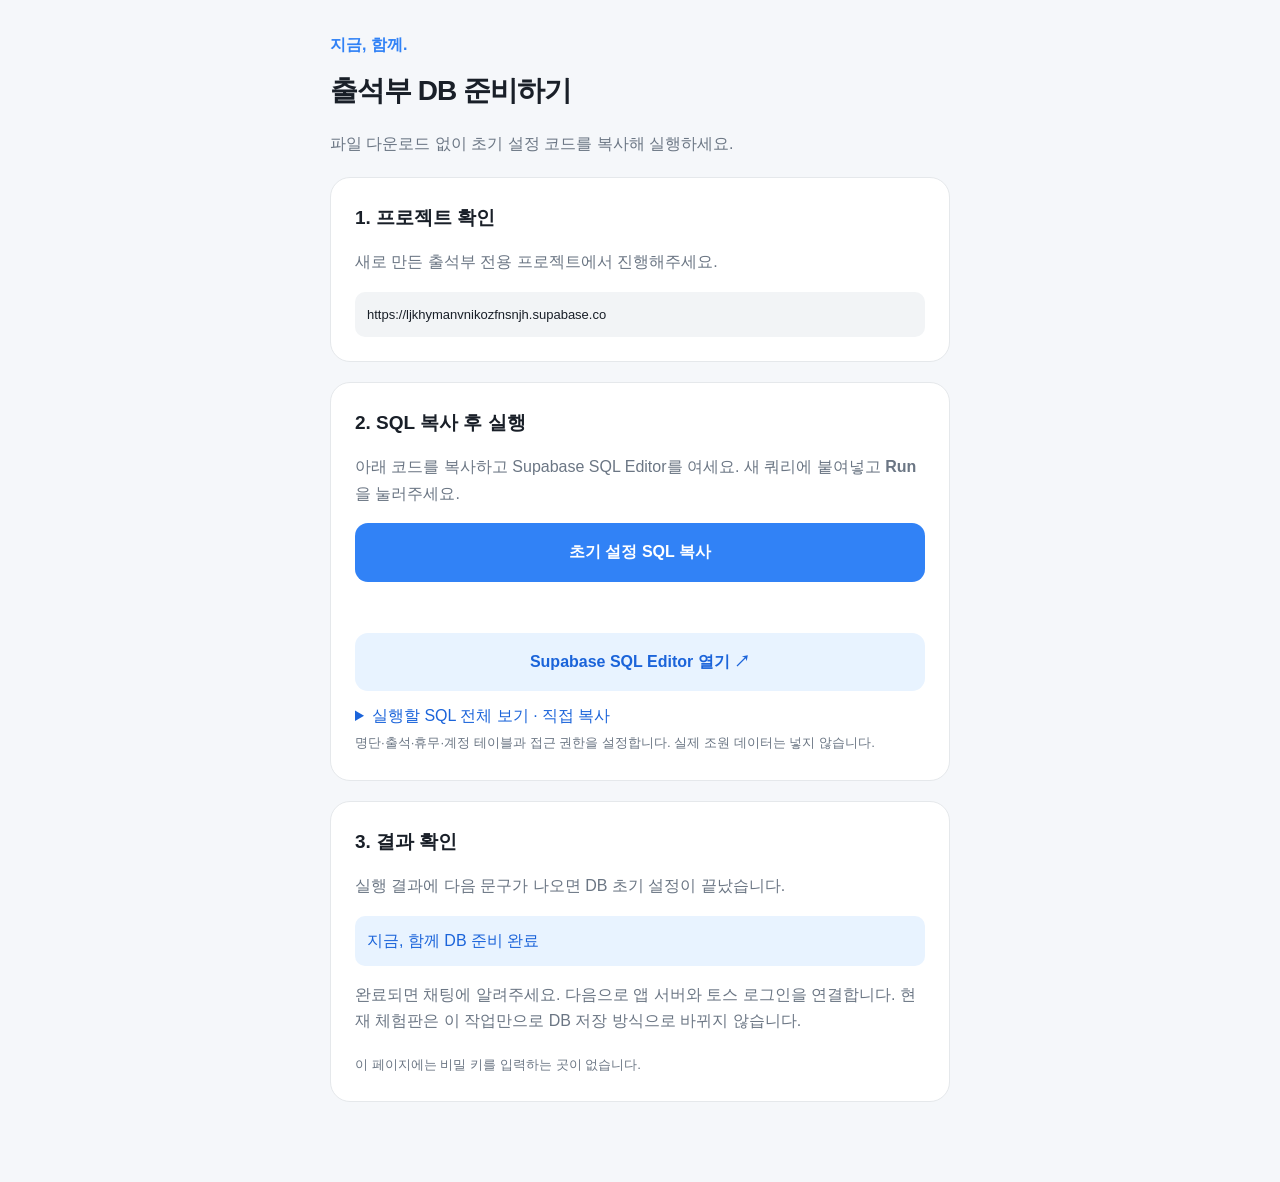
<file: database-setup.html>
<!doctype html><html lang="ko"><head><meta charset="utf-8"><meta name="viewport" content="width=device-width,initial-scale=1"><meta name="color-scheme" content="light"><meta name="robots" content="noindex"><title>지금, 함께 · DB 설정</title><style>
 *{box-sizing:border-box}body{margin:0;background:#f5f7fa;color:#191f28;font-family:-apple-system,BlinkMacSystemFont,'Segoe UI',sans-serif;line-height:1.65}main{max-width:660px;margin:auto;padding:32px 20px 60px}h1{font-size:28px;letter-spacing:-1px;margin:10px 0}h2{font-size:19px;margin:0 0 12px}.brand{font-weight:800;color:#3182f6}p{color:#6b7684}section{background:white;border:1px solid #e5e8eb;border-radius:20px;padding:24px;margin:20px 0}button,.button{display:block;width:100%;padding:16px;border:0;border-radius:13px;background:#3182f6;color:white;font:inherit;font-weight:700;cursor:pointer;text-align:center;text-decoration:none;margin:12px 0}.secondary{background:#e8f3ff;color:#1b64da}.project{overflow-wrap:anywhere;background:#f2f4f6;padding:12px;border-radius:10px;font-size:13px}textarea{width:100%;height:280px;font:12px/1.5 monospace;margin:12px 0;border:1px solid #d1d6db;border-radius:8px;padding:12px}summary{color:#1b64da;cursor:pointer}#status{min-height:27px;color:#1b64da}code{overflow-wrap:anywhere}small{color:#6b7684}.done{background:#e8f3ff;color:#1b64da;padding:12px;border-radius:10px}
 </style></head><body><main><div class="brand">지금, 함께.</div><h1>출석부 DB 준비하기</h1><p>파일 다운로드 없이 초기 설정 코드를 복사해 실행하세요.</p>
 <section><h2>1. 프로젝트 확인</h2><p>새로 만든 출석부 전용 프로젝트에서 진행해주세요.</p><div class="project">https://ljkhymanvnikozfnsnjh.supabase.co</div></section>
 <section><h2>2. SQL 복사 후 실행</h2><p>아래 코드를 복사하고 Supabase SQL Editor를 여세요. 새 쿼리에 붙여넣고 <b>Run</b>을 눌러주세요.</p><button id="copy-sql" type="button">초기 설정 SQL 복사</button><div id="status" role="status" aria-live="polite"></div><a class="button secondary" href="https://supabase.com/dashboard/project/ljkhymanvnikozfnsnjh/sql/new" target="_blank" rel="noopener noreferrer">Supabase SQL Editor 열기 ↗</a><details id="sql-details"><summary>실행할 SQL 전체 보기 · 직접 복사</summary><textarea id="setup-sql" readonly spellcheck="false" aria-label="초기 설정 SQL">-- 지금, 함께: 새 전용 Supabase 프로젝트의 초기 DB 설정
-- 실제 명단과 출석 데이터는 포함하지 않습니다.
begin;
-- Server-gateway schema. Apply to a dedicated Supabase project after review.
-- Browser anon/authenticated roles have no direct table or RPC access.
create table if not exists public.checkin_accounts (
 id text primary key check(length(id) between 1 and 200),
 name text not null check(length(btrim(name)) between 1 and 80),
 role text not null default 'pending' check(role in ('pending','leader','admin')),
 group_number smallint check(group_number between 1 and 10),
 created_at timestamptz not null default now(),
 check((role='leader' and group_number is not null) or (role&lt;&gt;'leader' and group_number is null))
);
create table if not exists public.checkin_sessions (
 token_hash text primary key check(token_hash ~ '^[a-f0-9]{64}$'),
 user_id text not null references public.checkin_accounts(id),
 expires_at timestamptz not null, created_at timestamptz not null default now()
);
create index if not exists checkin_session_expiry on public.checkin_sessions(expires_at);
create table if not exists public.checkin_members (
 id bigint generated by default as identity primary key check(id between 1 and 9007199254740991),
 name text not null check(length(btrim(name)) between 1 and 30),
 group_number smallint not null check(group_number between 1 and 10),
 active boolean not null default true, created_at timestamptz not null default now()
);
create index if not exists checkin_members_group on public.checkin_members(group_number,active);
create table if not exists public.checkin_attendance (
 member_id bigint not null references public.checkin_members(id),
 date date not null check(extract(dow from date) in (2,4,5)), checked boolean not null,
 updated_by text not null references public.checkin_accounts(id),
 updated_at timestamptz not null default now(), primary key(member_id,date)
);
create index if not exists checkin_attendance_date on public.checkin_attendance(date,member_id);
create table if not exists public.checkin_break_weeks (
 week date primary key check(extract(dow from week)=0),
 reason text not null check(length(btrim(reason)) between 1 and 80),
 updated_by text not null references public.checkin_accounts(id)
);
create table if not exists public.checkin_break_days (
 date date primary key check(extract(dow from date) in (2,4,5)),
 reason text not null check(length(btrim(reason)) between 1 and 80),
 updated_by text not null references public.checkin_accounts(id)
);
create table if not exists public.checkin_orders (
 user_id text primary key references public.checkin_accounts(id),member_ids bigint[] not null default '{}'
);
create table if not exists public.checkin_settings (
 singleton boolean primary key default true check(singleton),
 team_name text not null check(length(btrim(team_name)) between 1 and 40), revision bigint not null default 0
);
insert into public.checkin_settings(singleton,team_name) values(true,'우리 교회 전도팀') on conflict do nothing;
create table if not exists public.checkin_import_previews (
 token_hash text primary key check(token_hash ~ '^[a-f0-9]{64}$'),
 actor_id text not null references public.checkin_accounts(id),file_hash text not null check(file_hash ~ '^[a-f0-9]{64}$'),
 plan_hash text not null check(plan_hash ~ '^[a-f0-9]{64}$'),revision bigint not null,
 expires_at timestamptz not null default now()+interval '10 minutes'
);
create index if not exists checkin_import_expiry on public.checkin_import_previews(expires_at);

-- Tables are intentionally inaccessible to browser keys. Only server RPCs are granted below.
do $$ declare t text; begin
 foreach t in array array['checkin_accounts','checkin_sessions','checkin_members','checkin_attendance','checkin_break_weeks','checkin_break_days','checkin_orders','checkin_settings','checkin_import_previews'] loop
  execute format('alter table public.%I enable row level security',t);
  execute format('revoke all on table public.%I from public,anon,authenticated,service_role',t);
 end loop;
end $$;
revoke all on sequence public.checkin_members_id_seq from public,anon,authenticated,service_role;

create or replace function public.checkin_actor(p_session_hash text)
returns public.checkin_accounts language plpgsql security definer set search_path='' as $$
declare actor public.checkin_accounts;
begin
 select a.* into actor from public.checkin_sessions s join public.checkin_accounts a on a.id=s.user_id
 where s.token_hash=p_session_hash and s.expires_at&gt;now();
 if not found then raise exception using errcode='28000',message='로그인이 필요합니다.'; end if;
 return actor;
end $$;

-- Call ONLY after a trusted server has exchanged and verified the Toss authorization code.
create or replace function public.checkin_open_session(p_user_key text,p_name text,p_token_hash text,p_admin_user_key text)
returns jsonb language plpgsql security definer set search_path='' as $$
declare actor public.checkin_accounts;
begin
 if coalesce(length(btrim(p_admin_user_key)),0)=0 then raise exception '관리자 토스 사용자 키 설정이 필요합니다.'; end if;
 perform 1 from public.checkin_settings where singleton for update;
 insert into public.checkin_accounts(id,name,role) values(p_user_key,btrim(p_name),case when p_user_key=p_admin_user_key then 'admin' else 'pending' end)
 on conflict(id) do update set name=excluded.name;
 if p_user_key=p_admin_user_key then update public.checkin_accounts set role='admin',group_number=null where id=p_user_key; end if;
 delete from public.checkin_sessions where expires_at&lt;=now();
 insert into public.checkin_sessions(token_hash,user_id,expires_at) values(p_token_hash,p_user_key,now()+interval '24 hours');
 update public.checkin_settings set revision=revision+1 where singleton;
 select * into actor from public.checkin_accounts where id=p_user_key;
 return jsonb_build_object('id',actor.id,'name',actor.name,'role',actor.role,'group',actor.group_number);
end $$;
create or replace function public.checkin_close_session(p_session_hash text)
returns void language sql security definer set search_path='' as $$ delete from public.checkin_sessions where token_hash=p_session_hash $$;
create or replace function public.checkin_me(p_session_hash text)
returns jsonb language plpgsql security definer set search_path='' as $$
declare actor public.checkin_accounts;
begin
 actor:=public.checkin_actor(p_session_hash);
 return jsonb_build_object('id',actor.id,'name',actor.name,'role',actor.role,'group',actor.group_number);
end $$;
create or replace function public.checkin_state(p_session_hash text)
returns jsonb language plpgsql security definer set search_path='' as $$
declare actor public.checkin_accounts; result jsonb;
begin
 perform 1 from public.checkin_settings where singleton for share;
 actor:=public.checkin_actor(p_session_hash);
 if actor.role not in ('admin','leader') then raise exception using errcode='42501',message='관리자의 조 배정이 필요합니다.'; end if;
 with visible as (select * from public.checkin_members m where actor.role='admin' or m.group_number=actor.group_number)
 select jsonb_build_object(
 'members',coalesce((select jsonb_agg(jsonb_build_object('id',m.id,'name',m.name,'group',m.group_number,'active',case when m.active then 1 else 0 end) order by m.id) from visible m),'[]'::jsonb),
 'attendance',coalesce((select jsonb_agg(jsonb_build_object('memberId',a.member_id,'date',a.date,'checked',case when a.checked then 1 else 0 end,'updatedBy',a.updated_by) order by a.member_id,a.date) from public.checkin_attendance a join visible m on m.id=a.member_id),'[]'::jsonb),
 'breakWeeks',coalesce((select jsonb_agg(jsonb_build_object('week',b.week,'reason',b.reason) order by b.week desc) from public.checkin_break_weeks b),'[]'::jsonb),
 'breakDays',coalesce((select jsonb_agg(jsonb_build_object('date',b.date,'reason',b.reason) order by b.date desc) from public.checkin_break_days b),'[]'::jsonb),
 'order',coalesce((select jsonb_agg(x.id order by x.position) from public.checkin_orders o cross join lateral unnest(o.member_ids) with ordinality x(id,position) join visible m on m.id=x.id where o.user_id=actor.id),'[]'::jsonb),
 'user',jsonb_build_object('id',actor.id,'name',actor.name,'role',actor.role,'group',actor.group_number),
 'users',case when actor.role='admin' then coalesce((select jsonb_agg(jsonb_build_object('id',a.id,'name',a.name,'role',a.role,'group',a.group_number) order by a.id) from public.checkin_accounts a),'[]'::jsonb) else '[]'::jsonb end,
 'teamName',(select team_name from public.checkin_settings where singleton),
 'revision',(select revision from public.checkin_settings where singleton),
 'today',(now() at time zone 'Asia/Seoul')::date,
 'week',(now() at time zone 'Asia/Seoul')::date-extract(dow from (now() at time zone 'Asia/Seoul')::date)::int,
 'legacyCount',0
 ) into result;
 return result;
end $$;
create or replace function public.checkin_revision(p_session_hash text)
returns bigint language plpgsql security definer set search_path='' as $$
declare actor public.checkin_accounts; result bigint;
begin actor:=public.checkin_actor(p_session_hash);
 if actor.role not in ('admin','leader') then raise exception using errcode='42501',message='승인이 필요합니다.'; end if;
 select revision into result from public.checkin_settings where singleton;return result;
end $$;

create or replace function public.checkin_command(p_session_hash text,p_action text,p_input jsonb)
returns jsonb language plpgsql security definer set search_path='' as $$
declare actor public.checkin_accounts; person public.checkin_members; target public.checkin_accounts;
 d date; w date; g int; v jsonb; ids bigint[]; expected bigint[]; reason text; inserted bigint; added bigint[]:='{}';
begin
 perform 1 from public.checkin_settings where singleton for update;
 actor:=public.checkin_actor(p_session_hash);
 if actor.role not in ('admin','leader') then raise exception using errcode='42501',message='승인이 필요합니다.'; end if;
 if jsonb_typeof(p_input) is distinct from 'object' then raise exception '잘못된 요청입니다.'; end if;
 if p_action='attendance' then
  d:=(p_input-&gt;&gt;'date')::date;
  if d is null or extract(dow from d) not in (2,4,5) or d&gt;(now() at time zone 'Asia/Seoul')::date or jsonb_typeof(p_input-&gt;'checked') is distinct from 'boolean' then raise exception '오늘까지의 화·목·금 출석만 기록할 수 있습니다.'; end if;
  select * into person from public.checkin_members where id=(p_input-&gt;&gt;'memberId')::bigint and active;
  if not found or (actor.role&lt;&gt;'admin' and person.group_number&lt;&gt;actor.group_number) then raise exception using errcode='42501',message='배정된 조의 조원만 수정할 수 있습니다.'; end if;
  if exists(select 1 from public.checkin_break_days where date=d) or exists(select 1 from public.checkin_break_weeks where week=d-extract(dow from d)::int) then raise exception using errcode='P0001',message='출석을 쉬는 날입니다.'; end if;
  insert into public.checkin_attendance values(person.id,d,(p_input-&gt;&gt;'checked')::boolean,actor.id,now()) on conflict(member_id,date) do update set checked=excluded.checked,updated_by=excluded.updated_by,updated_at=excluded.updated_at;
 elsif p_action='members:create' then
  if (p_input-&gt;&gt;'group') is null or (p_input-&gt;&gt;'group') !~ '^(10|[1-9])$' then raise exception '1~10조를 선택해주세요.'; end if;g:=(p_input-&gt;&gt;'group')::int;
  if actor.role&lt;&gt;'admin' and g&lt;&gt;actor.group_number then raise exception using errcode='42501',message='배정된 조에만 등록할 수 있습니다.'; end if;
  if jsonb_typeof(p_input-&gt;'names') is distinct from 'array' or jsonb_array_length(p_input-&gt;'names') not between 1 and 100 then raise exception '1~100명의 이름을 입력해주세요.'; end if;
  for v in select value from jsonb_array_elements(p_input-&gt;'names') loop
   if jsonb_typeof(v)&lt;&gt;'string' or length(btrim(v#&gt;&gt;'{}')) not between 1 and 30 then raise exception '이름은 1~30자여야 합니다.'; end if;
   insert into public.checkin_members(name,group_number) values(btrim(v#&gt;&gt;'{}'),g) returning id into inserted;added:=array_append(added,inserted);
  end loop;
 elsif p_action='members:update' then
  select * into person from public.checkin_members where id=(p_input-&gt;&gt;'id')::bigint;
  if not found or (actor.role&lt;&gt;'admin' and person.group_number&lt;&gt;actor.group_number) then raise exception using errcode='42501',message='배정된 조만 관리할 수 있습니다.'; end if;
  if jsonb_typeof(p_input-&gt;'active') is distinct from 'boolean' then raise exception '활동 상태를 확인해주세요.'; end if;
  update public.checkin_members set active=(p_input-&gt;&gt;'active')::boolean where id=person.id;
 elsif p_action='order' then
  if jsonb_typeof(p_input-&gt;'memberIds') is distinct from 'array' then raise exception '전체 순서를 입력해주세요.'; end if;
  select coalesce(array_agg(value::bigint order by ordinality),'{}') into ids from jsonb_array_elements_text(p_input-&gt;'memberIds') with ordinality;
  select coalesce(array_agg(id order by id),'{}') into expected from public.checkin_members where active and (actor.role='admin' or group_number=actor.group_number);
  if (select coalesce(array_agg(id order by id),'{}') from unnest(ids) id)&lt;&gt;expected then raise exception '현재 관리하는 조원의 전체 순서를 중복 없이 지정해주세요.'; end if;
  insert into public.checkin_orders values(actor.id,ids) on conflict(user_id) do update set member_ids=excluded.member_ids;
 elsif p_action='users' then
  if actor.role&lt;&gt;'admin' then raise exception using errcode='42501',message='관리자만 계정을 배정할 수 있습니다.'; end if;
  select * into target from public.checkin_accounts where id=p_input-&gt;&gt;'id';
  if not found or (p_input-&gt;&gt;'role') is null or (p_input-&gt;&gt;'role') not in ('pending','leader','admin') then raise exception '계정과 권한을 확인해주세요.'; end if;
  if target.id=actor.id and p_input-&gt;&gt;'role'&lt;&gt;'admin' then raise exception '자신의 관리자 권한은 해제할 수 없습니다.'; end if;
  if p_input-&gt;&gt;'role'='leader' then
   if (p_input-&gt;&gt;'group') is null or (p_input-&gt;&gt;'group') !~ '^(10|[1-9])$' then raise exception '조장에게 1~10조를 배정해주세요.'; end if;g:=(p_input-&gt;&gt;'group')::int;
  else g:=null;if p_input-&gt;&gt;'group' is not null then raise exception '조장 계정에만 조를 배정해주세요.'; end if;end if;
  update public.checkin_accounts set role=p_input-&gt;&gt;'role',group_number=g where id=target.id;
 elsif p_action='settings' then
  if actor.role&lt;&gt;'admin' then raise exception using errcode='42501',message='관리자만 설정할 수 있습니다.'; end if;
  if jsonb_typeof(p_input-&gt;'teamName') is distinct from 'string' or length(btrim(p_input-&gt;&gt;'teamName')) not between 1 and 40 then raise exception '팀 이름을 확인해주세요.'; end if;
  update public.checkin_settings set team_name=btrim(p_input-&gt;&gt;'teamName') where singleton;
 elsif p_action in ('breaks:save','breaks:delete','break-days:save','break-days:delete') then
  if actor.role&lt;&gt;'admin' then raise exception using errcode='42501',message='관리자만 휴무를 설정할 수 있습니다.'; end if;
  if p_action like '%:save' then
   reason:=btrim(p_input-&gt;&gt;'reason');if reason is null or length(reason) not between 1 and 80 then raise exception '휴무 사유를 확인해주세요.'; end if;
  end if;
  if p_action in ('breaks:save','breaks:delete') then
   w:=(p_input-&gt;&gt;'week')::date;if w is null or extract(dow from w)&lt;&gt;0 then raise exception '출석 주간을 다시 선택해주세요.'; end if;
   if p_action='breaks:save' then insert into public.checkin_break_weeks values(w,reason,actor.id) on conflict(week) do update set reason=excluded.reason,updated_by=excluded.updated_by;
   else delete from public.checkin_break_weeks where week=w;if not found then raise exception '등록된 휴무를 찾을 수 없습니다.'; end if;end if;
  elsif p_action='break-days:save' then
   if jsonb_typeof(p_input-&gt;'dates') is distinct from 'array' or jsonb_array_length(p_input-&gt;'dates') not between 1 and 3 then raise exception '화·목·금 중 휴무일을 선택해주세요.'; end if;
   if exists(select 1 from jsonb_array_elements_text(p_input-&gt;'dates') x where extract(dow from x.value::date) not in (2,4,5)) or (select count(distinct value) from jsonb_array_elements_text(p_input-&gt;'dates'))&lt;&gt;jsonb_array_length(p_input-&gt;'dates') or (select count(distinct value::date-extract(dow from value::date)::int) from jsonb_array_elements_text(p_input-&gt;'dates'))&lt;&gt;1 then raise exception '같은 주의 화·목·금 중 휴무일을 선택해주세요.'; end if;
   for v in select value from jsonb_array_elements(p_input-&gt;'dates') loop
    d:=(v#&gt;&gt;'{}')::date;insert into public.checkin_break_days values(d,reason,actor.id) on conflict(date) do update set reason=excluded.reason,updated_by=excluded.updated_by;
   end loop;
  else d:=(p_input-&gt;&gt;'date')::date;delete from public.checkin_break_days where date=d;if not found then raise exception '등록된 휴무일을 찾을 수 없습니다.'; end if;end if;
 else raise exception '지원하지 않는 작업입니다.';
 end if;
 update public.checkin_settings set revision=revision+1 where singleton;
 return jsonb_build_object('ok',true,'memberIds',to_jsonb(added));
end $$;

-- No browser role may create accounts, call RPCs, or bypass the application's session checks.
revoke all on function public.checkin_actor(text) from public,anon,authenticated,service_role;
do $$ declare f record; begin
 for f in select p.oid::regprocedure as signature from pg_proc p join pg_namespace n on n.oid=p.pronamespace where n.nspname='public' and p.proname in ('checkin_open_session','checkin_close_session','checkin_me','checkin_state','checkin_revision','checkin_command') loop
  execute format('revoke all on function %s from public,anon,authenticated',f.signature);
  execute format('grant execute on function %s to service_role',f.signature);
 end loop;
end $$;

create or replace function public.checkin_prepare_import(p_session_hash text,p_token_hash text,p_file_hash text,p_plan_hash text,p_revision bigint)
returns void language plpgsql security definer set search_path='' as $$
declare actor public.checkin_accounts; current_revision bigint;
begin
 select revision into current_revision from public.checkin_settings where singleton for update;
 actor:=public.checkin_actor(p_session_hash);
 if actor.role&lt;&gt;'admin' then raise exception using errcode='42501',message='관리자만 업로드할 수 있습니다.'; end if;
 if current_revision&lt;&gt;p_revision then raise exception using errcode='40001',message='데이터가 바뀌었습니다. 미리보기를 다시 확인해주세요.'; end if;
 delete from public.checkin_import_previews where expires_at&lt;=now();
 if (select count(*) from public.checkin_import_previews where actor_id=actor.id)&gt;=20 then raise exception '진행 중인 미리보기가 너무 많습니다. 잠시 후 다시 확인해주세요.'; end if;
 insert into public.checkin_import_previews(token_hash,actor_id,file_hash,plan_hash,revision) values(p_token_hash,actor.id,p_file_hash,p_plan_hash,p_revision);
end $$;
create or replace function public.checkin_commit_import(p_session_hash text,p_token_hash text,p_file_hash text,p_plan_hash text,p_members jsonb,p_attendance jsonb,p_overwrite boolean default false)
returns jsonb language plpgsql security definer set search_path='' as $$
declare actor public.checkin_accounts; receipt public.checkin_import_previews; current_revision bigint;
 v jsonb; inserted bigint; member_id_value bigint; member_map jsonb:='{}'; g int; d date; name_value text;
 added_members int:=0; added_records int:=0; changed_records int:=0; same_records int:=0; kept_records int:=0;
begin
 select revision into current_revision from public.checkin_settings where singleton for update;
 actor:=public.checkin_actor(p_session_hash);
 if actor.role&lt;&gt;'admin' then raise exception using errcode='42501',message='관리자만 업로드할 수 있습니다.'; end if;
 select * into receipt from public.checkin_import_previews where token_hash=p_token_hash and actor_id=actor.id and expires_at&gt;now() for update;
 if not found or receipt.file_hash&lt;&gt;p_file_hash or receipt.plan_hash&lt;&gt;p_plan_hash or receipt.revision&lt;&gt;current_revision then raise exception using errcode='40001',message='미리보기가 만료되었거나 데이터가 바뀌었습니다. 다시 확인해주세요.'; end if;
 if jsonb_typeof(p_members) is distinct from 'array' or jsonb_typeof(p_attendance) is distinct from 'array' or jsonb_array_length(p_members)&gt;20000 or jsonb_array_length(p_attendance)&gt;20000 or p_overwrite is null then raise exception '업로드 내용을 확인해주세요.'; end if;
 if (select count(distinct value-&gt;&gt;'key') from jsonb_array_elements(p_members))&lt;&gt;jsonb_array_length(p_members) then raise exception '신규 조원 키가 중복되었습니다.'; end if;
 for v in select value from jsonb_array_elements(p_members) loop
  if jsonb_typeof(v-&gt;'key') is distinct from 'string' or length(v-&gt;&gt;'key') not between 1 and 200 or jsonb_typeof(v-&gt;'name') is distinct from 'string' or length(btrim(v-&gt;&gt;'name')) not between 1 and 30 or coalesce(v-&gt;&gt;'group','') !~ '^(10|[1-9])$' then raise exception '신규 명단 형식을 확인해주세요.'; end if;
  g:=(v-&gt;&gt;'group')::int;name_value:=btrim(v-&gt;&gt;'name');
  if exists(select 1 from public.checkin_members where name=name_value and group_number=g) then raise exception using errcode='40001',message='같은 이름의 조원이 이미 등록되어 있습니다. 다시 확인해주세요.'; end if;
  insert into public.checkin_members(name,group_number) values(name_value,g) returning id into inserted;
  member_map:=member_map||jsonb_build_object(v-&gt;&gt;'key',inserted);added_members:=added_members+1;
 end loop;
 -- Resolve temporary member keys without trusting any client-generated database IDs.
 create temporary table checkin_import_rows(member_id bigint,date date,checked boolean,primary key(member_id,date)) on commit drop;
 for v in select value from jsonb_array_elements(p_attendance) loop
  if v-&gt;&gt;'memberId' is not null and v-&gt;&gt;'memberKey' is not null then raise exception '조원 ID와 신규 키를 동시에 지정할 수 없습니다.'; end if;
  member_id_value:=coalesce((v-&gt;&gt;'memberId')::bigint,(member_map-&gt;&gt;(v-&gt;&gt;'memberKey'))::bigint);d:=(v-&gt;&gt;'date')::date;
  if member_id_value is null or not exists(select 1 from public.checkin_members where id=member_id_value and active) or d is null or extract(dow from d) not in (2,4,5) or d&gt;(now() at time zone 'Asia/Seoul')::date or jsonb_typeof(v-&gt;'checked') is distinct from 'boolean' then raise exception '조원 또는 출석 날짜·상태를 확인해주세요.'; end if;
  if exists(select 1 from public.checkin_break_days where date=d) or exists(select 1 from public.checkin_break_weeks where week=d-extract(dow from d)::int) then raise exception using errcode='40001',message='휴무가 변경되었습니다. 미리보기를 다시 확인해주세요.'; end if;
  insert into pg_temp.checkin_import_rows values(member_id_value,d,(v-&gt;&gt;'checked')::boolean);
 end loop;
 select count(*) filter(where old.member_id is null),count(*) filter(where old.member_id is not null and old.checked&lt;&gt;r.checked),count(*) filter(where old.member_id is not null and old.checked=r.checked)
 into added_records,changed_records,same_records from pg_temp.checkin_import_rows r left join public.checkin_attendance old on old.member_id=r.member_id and old.date=r.date;
 if not p_overwrite then kept_records:=changed_records;changed_records:=0;end if;
 insert into public.checkin_attendance(member_id,date,checked,updated_by,updated_at)
 select member_id,date,checked,actor.id,now() from pg_temp.checkin_import_rows
 on conflict(member_id,date) do update set checked=excluded.checked,updated_by=excluded.updated_by,updated_at=excluded.updated_at
 where p_overwrite and public.checkin_attendance.checked is distinct from excluded.checked;
 delete from public.checkin_import_previews where token_hash=p_token_hash;
 update public.checkin_settings set revision=revision+1 where singleton;
 return jsonb_build_object('membersAdded',added_members,'attendanceAdded',added_records,'attendanceUpdated',changed_records,'attendanceUnchanged',same_records,'attendanceKept',kept_records);
end $$;
revoke all on function public.checkin_prepare_import(text,text,text,text,bigint) from public,anon,authenticated;
revoke all on function public.checkin_commit_import(text,text,text,text,jsonb,jsonb,boolean) from public,anon,authenticated;
grant execute on function public.checkin_prepare_import(text,text,text,text,bigint) to service_role;
grant execute on function public.checkin_commit_import(text,text,text,text,jsonb,jsonb,boolean) to service_role;
commit;

select case when count(*)=9 and bool_and(c.relrowsecurity)
 then '지금, 함께 DB 준비 완료' else 'DB 설정을 확인해주세요' end as result
from pg_class c join pg_namespace n on n.oid=c.relnamespace
where n.nspname='public' and c.relkind='r'
 and c.relname in ('checkin_accounts','checkin_sessions','checkin_members','checkin_attendance','checkin_break_weeks','checkin_break_days','checkin_orders','checkin_settings','checkin_import_previews');
</textarea></details><small>명단·출석·휴무·계정 테이블과 접근 권한을 설정합니다. 실제 조원 데이터는 넣지 않습니다.</small></section>
 <section><h2>3. 결과 확인</h2><p>실행 결과에 다음 문구가 나오면 DB 초기 설정이 끝났습니다.</p><div class="done">지금, 함께 DB 준비 완료</div><p>완료되면 채팅에 알려주세요. 다음으로 앱 서버와 토스 로그인을 연결합니다. 현재 체험판은 이 작업만으로 DB 저장 방식으로 바뀌지 않습니다.</p><small>이 페이지에는 비밀 키를 입력하는 곳이 없습니다.</small></section>
 </main><script>
 document.getElementById('copy-sql').addEventListener('click',async()=>{
  const area=document.getElementById('setup-sql'),status=document.getElementById('status');
  try{if(!navigator.clipboard?.writeText)throw new Error('manual');await navigator.clipboard.writeText(area.value);status.textContent='복사했어요. SQL Editor에 붙여넣어주세요.';}
  catch{document.getElementById('sql-details').open=true;area.focus();area.select();area.setSelectionRange(0,area.value.length);try{if(!document.execCommand('copy'))throw new Error('manual');status.textContent='복사했어요. SQL Editor에 붙여넣어주세요.';}catch{status.textContent='코드가 선택됐어요. 길게 눌러 전체를 복사해주세요.';}}
 });
 </script></body></html>
</file>
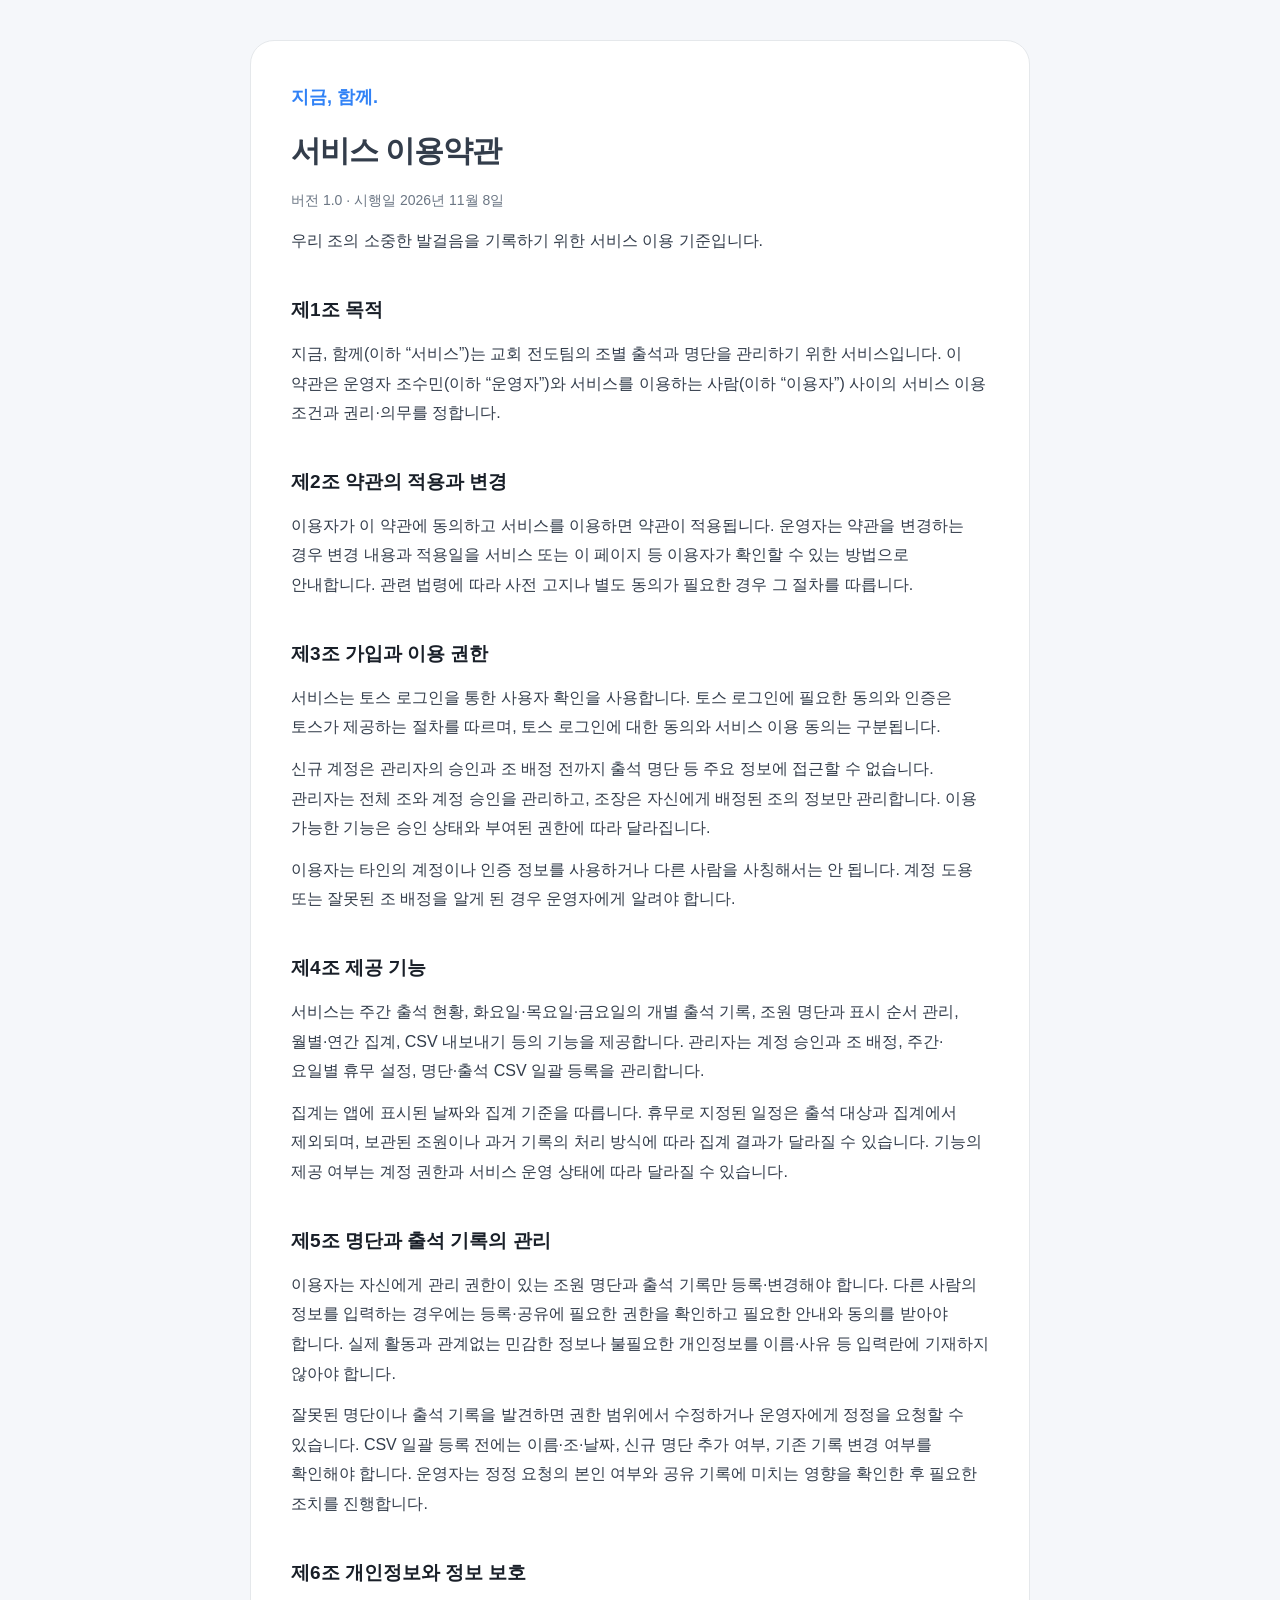
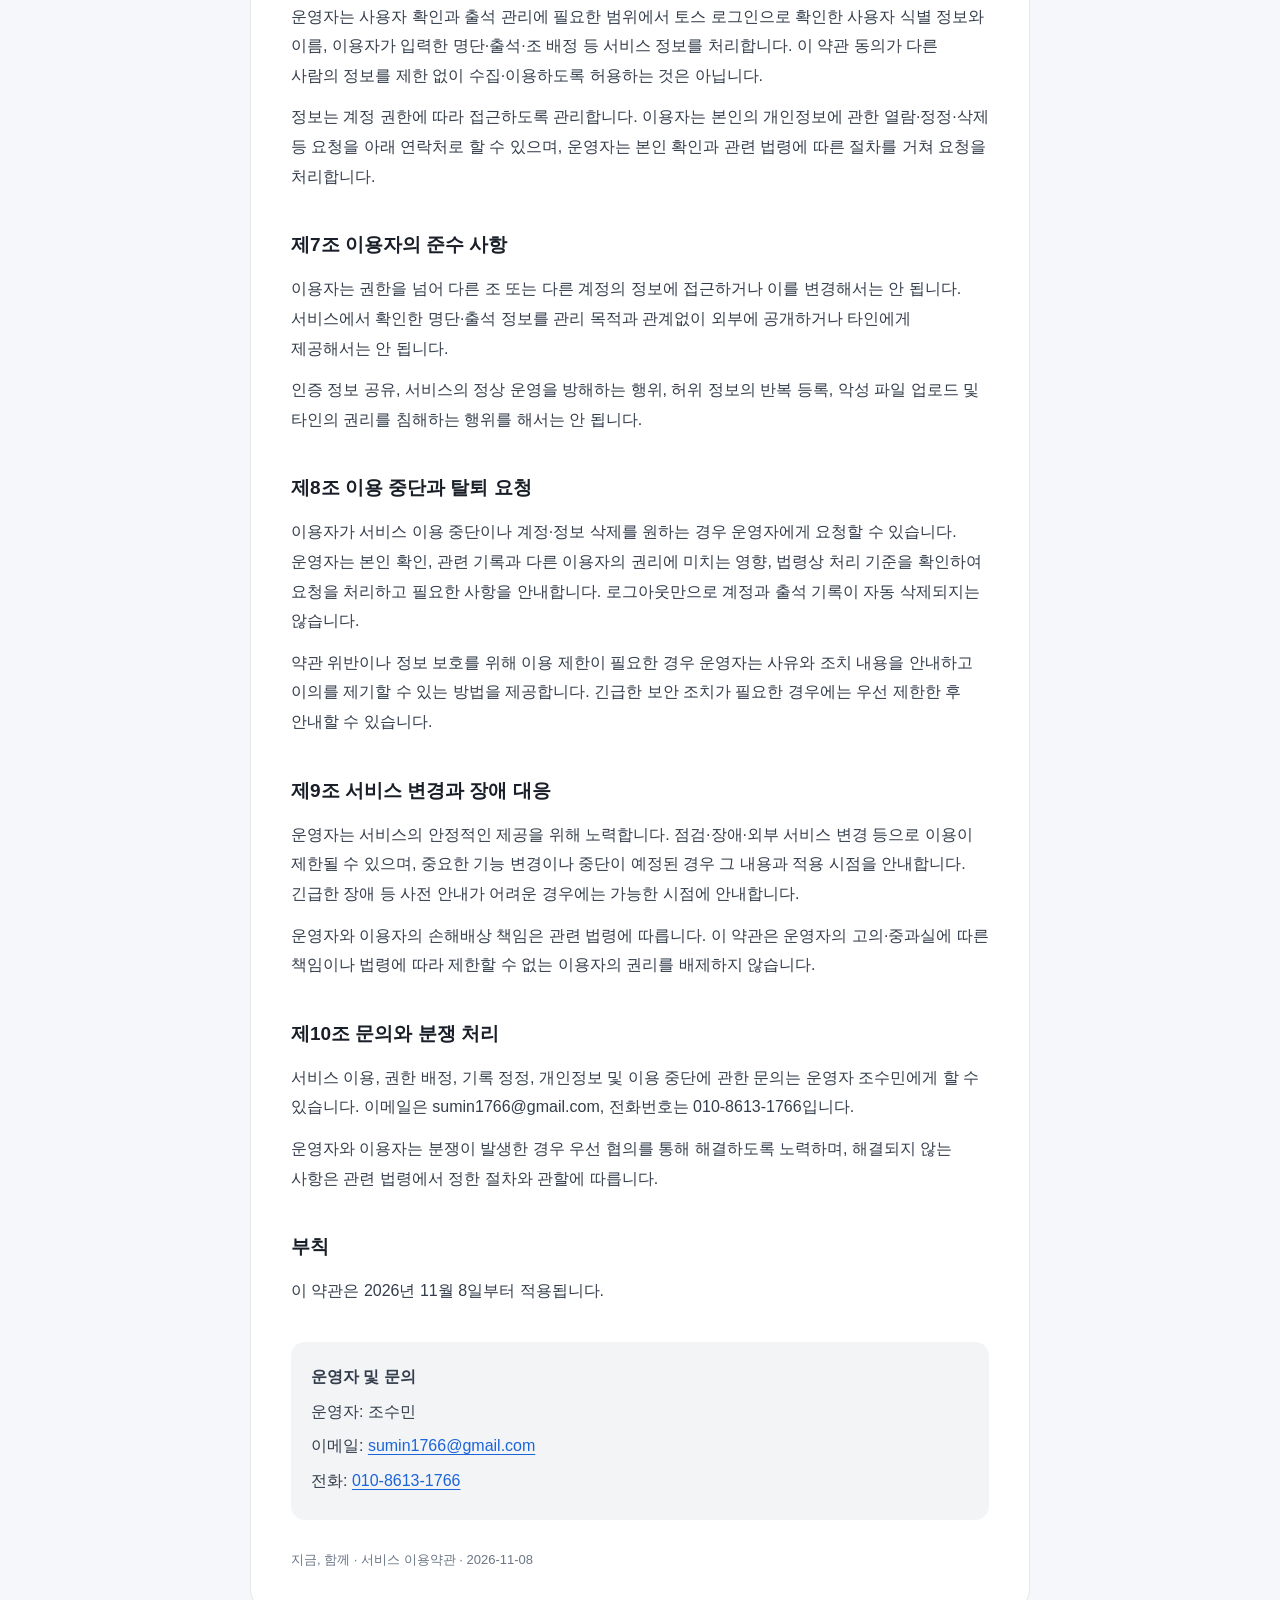
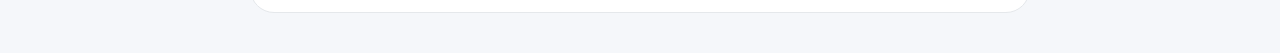
<file: terms.html>
<!doctype html><html lang="ko"><head><meta charset="utf-8"><meta name="viewport" content="width=device-width,initial-scale=1"><meta name="color-scheme" content="light"><title>지금, 함께 · 서비스 이용약관</title><style>
 :root{color-scheme:light}*{box-sizing:border-box}body{margin:0;background:#f5f7fa;color:#333d4b;font-family:-apple-system,BlinkMacSystemFont,'Segoe UI',sans-serif;line-height:1.85;word-break:keep-all;overflow-wrap:anywhere}main{max-width:780px;margin:40px auto;padding:40px;background:white;border:1px solid #e5e8eb;border-radius:24px}.brand{font-weight:800;color:#3182f6;font-size:18px}h1{font-size:30px;line-height:1.4;letter-spacing:-1px;margin:16px 0}h2{font-size:19px;color:#191f28;margin:36px 0 12px}p{margin:12px 0}.meta{color:#6b7684;font-size:14px}a{color:#1b64da;text-decoration:underline;text-underline-offset:3px}.contact{background:#f2f4f6;padding:20px;border-radius:14px;margin-top:36px}.contact p{margin:5px 0}footer{font-size:13px;color:#6b7684;margin-top:28px}@media(max-width:600px){main{margin:0;padding:28px 20px 40px;border:0;border-radius:0}h1{font-size:26px}body{background:white}}
 </style></head><body><main><header><div class="brand">지금, 함께.</div><h1>서비스 이용약관</h1><p class="meta">버전 1.0 · 시행일 2026년 11월 8일</p><p>우리 조의 소중한 발걸음을 기록하기 위한 서비스 이용 기준입니다.</p></header><section><h2>제1조 목적</h2><p>지금, 함께(이하 “서비스”)는 교회 전도팀의 조별 출석과 명단을 관리하기 위한 서비스입니다. 이 약관은 운영자 조수민(이하 “운영자”)와 서비스를 이용하는 사람(이하 “이용자”) 사이의 서비스 이용 조건과 권리·의무를 정합니다.</p></section><section><h2>제2조 약관의 적용과 변경</h2><p>이용자가 이 약관에 동의하고 서비스를 이용하면 약관이 적용됩니다. 운영자는 약관을 변경하는 경우 변경 내용과 적용일을 서비스 또는 이 페이지 등 이용자가 확인할 수 있는 방법으로 안내합니다. 관련 법령에 따라 사전 고지나 별도 동의가 필요한 경우 그 절차를 따릅니다.</p></section><section><h2>제3조 가입과 이용 권한</h2><p>서비스는 토스 로그인을 통한 사용자 확인을 사용합니다. 토스 로그인에 필요한 동의와 인증은 토스가 제공하는 절차를 따르며, 토스 로그인에 대한 동의와 서비스 이용 동의는 구분됩니다.</p><p>신규 계정은 관리자의 승인과 조 배정 전까지 출석 명단 등 주요 정보에 접근할 수 없습니다. 관리자는 전체 조와 계정 승인을 관리하고, 조장은 자신에게 배정된 조의 정보만 관리합니다. 이용 가능한 기능은 승인 상태와 부여된 권한에 따라 달라집니다.</p><p>이용자는 타인의 계정이나 인증 정보를 사용하거나 다른 사람을 사칭해서는 안 됩니다. 계정 도용 또는 잘못된 조 배정을 알게 된 경우 운영자에게 알려야 합니다.</p></section><section><h2>제4조 제공 기능</h2><p>서비스는 주간 출석 현황, 화요일·목요일·금요일의 개별 출석 기록, 조원 명단과 표시 순서 관리, 월별·연간 집계, CSV 내보내기 등의 기능을 제공합니다. 관리자는 계정 승인과 조 배정, 주간·요일별 휴무 설정, 명단·출석 CSV 일괄 등록을 관리합니다.</p><p>집계는 앱에 표시된 날짜와 집계 기준을 따릅니다. 휴무로 지정된 일정은 출석 대상과 집계에서 제외되며, 보관된 조원이나 과거 기록의 처리 방식에 따라 집계 결과가 달라질 수 있습니다. 기능의 제공 여부는 계정 권한과 서비스 운영 상태에 따라 달라질 수 있습니다.</p></section><section><h2>제5조 명단과 출석 기록의 관리</h2><p>이용자는 자신에게 관리 권한이 있는 조원 명단과 출석 기록만 등록·변경해야 합니다. 다른 사람의 정보를 입력하는 경우에는 등록·공유에 필요한 권한을 확인하고 필요한 안내와 동의를 받아야 합니다. 실제 활동과 관계없는 민감한 정보나 불필요한 개인정보를 이름·사유 등 입력란에 기재하지 않아야 합니다.</p><p>잘못된 명단이나 출석 기록을 발견하면 권한 범위에서 수정하거나 운영자에게 정정을 요청할 수 있습니다. CSV 일괄 등록 전에는 이름·조·날짜, 신규 명단 추가 여부, 기존 기록 변경 여부를 확인해야 합니다. 운영자는 정정 요청의 본인 여부와 공유 기록에 미치는 영향을 확인한 후 필요한 조치를 진행합니다.</p></section><section><h2>제6조 개인정보와 정보 보호</h2><p>운영자는 사용자 확인과 출석 관리에 필요한 범위에서 토스 로그인으로 확인한 사용자 식별 정보와 이름, 이용자가 입력한 명단·출석·조 배정 등 서비스 정보를 처리합니다. 이 약관 동의가 다른 사람의 정보를 제한 없이 수집·이용하도록 허용하는 것은 아닙니다.</p><p>정보는 계정 권한에 따라 접근하도록 관리합니다. 이용자는 본인의 개인정보에 관한 열람·정정·삭제 등 요청을 아래 연락처로 할 수 있으며, 운영자는 본인 확인과 관련 법령에 따른 절차를 거쳐 요청을 처리합니다.</p></section><section><h2>제7조 이용자의 준수 사항</h2><p>이용자는 권한을 넘어 다른 조 또는 다른 계정의 정보에 접근하거나 이를 변경해서는 안 됩니다. 서비스에서 확인한 명단·출석 정보를 관리 목적과 관계없이 외부에 공개하거나 타인에게 제공해서는 안 됩니다.</p><p>인증 정보 공유, 서비스의 정상 운영을 방해하는 행위, 허위 정보의 반복 등록, 악성 파일 업로드 및 타인의 권리를 침해하는 행위를 해서는 안 됩니다.</p></section><section><h2>제8조 이용 중단과 탈퇴 요청</h2><p>이용자가 서비스 이용 중단이나 계정·정보 삭제를 원하는 경우 운영자에게 요청할 수 있습니다. 운영자는 본인 확인, 관련 기록과 다른 이용자의 권리에 미치는 영향, 법령상 처리 기준을 확인하여 요청을 처리하고 필요한 사항을 안내합니다. 로그아웃만으로 계정과 출석 기록이 자동 삭제되지는 않습니다.</p><p>약관 위반이나 정보 보호를 위해 이용 제한이 필요한 경우 운영자는 사유와 조치 내용을 안내하고 이의를 제기할 수 있는 방법을 제공합니다. 긴급한 보안 조치가 필요한 경우에는 우선 제한한 후 안내할 수 있습니다.</p></section><section><h2>제9조 서비스 변경과 장애 대응</h2><p>운영자는 서비스의 안정적인 제공을 위해 노력합니다. 점검·장애·외부 서비스 변경 등으로 이용이 제한될 수 있으며, 중요한 기능 변경이나 중단이 예정된 경우 그 내용과 적용 시점을 안내합니다. 긴급한 장애 등 사전 안내가 어려운 경우에는 가능한 시점에 안내합니다.</p><p>운영자와 이용자의 손해배상 책임은 관련 법령에 따릅니다. 이 약관은 운영자의 고의·중과실에 따른 책임이나 법령에 따라 제한할 수 없는 이용자의 권리를 배제하지 않습니다.</p></section><section><h2>제10조 문의와 분쟁 처리</h2><p>서비스 이용, 권한 배정, 기록 정정, 개인정보 및 이용 중단에 관한 문의는 운영자 조수민에게 할 수 있습니다. 이메일은 sumin1766@gmail.com, 전화번호는 010-8613-1766입니다.</p><p>운영자와 이용자는 분쟁이 발생한 경우 우선 협의를 통해 해결하도록 노력하며, 해결되지 않는 사항은 관련 법령에서 정한 절차와 관할에 따릅니다.</p></section><section><h2>부칙</h2><p>이 약관은 2026년 11월 8일부터 적용됩니다.</p></section><aside class="contact" aria-label="운영자와 문의 연락처"><strong>운영자 및 문의</strong><p>운영자: 조수민</p><p>이메일: <a href="mailto:sumin1766@gmail.com">sumin1766@gmail.com</a></p><p>전화: <a href="tel:01086131766">010-8613-1766</a></p></aside><footer>지금, 함께 · 서비스 이용약관 · 2026-11-08</footer></main></body></html>
</file>
